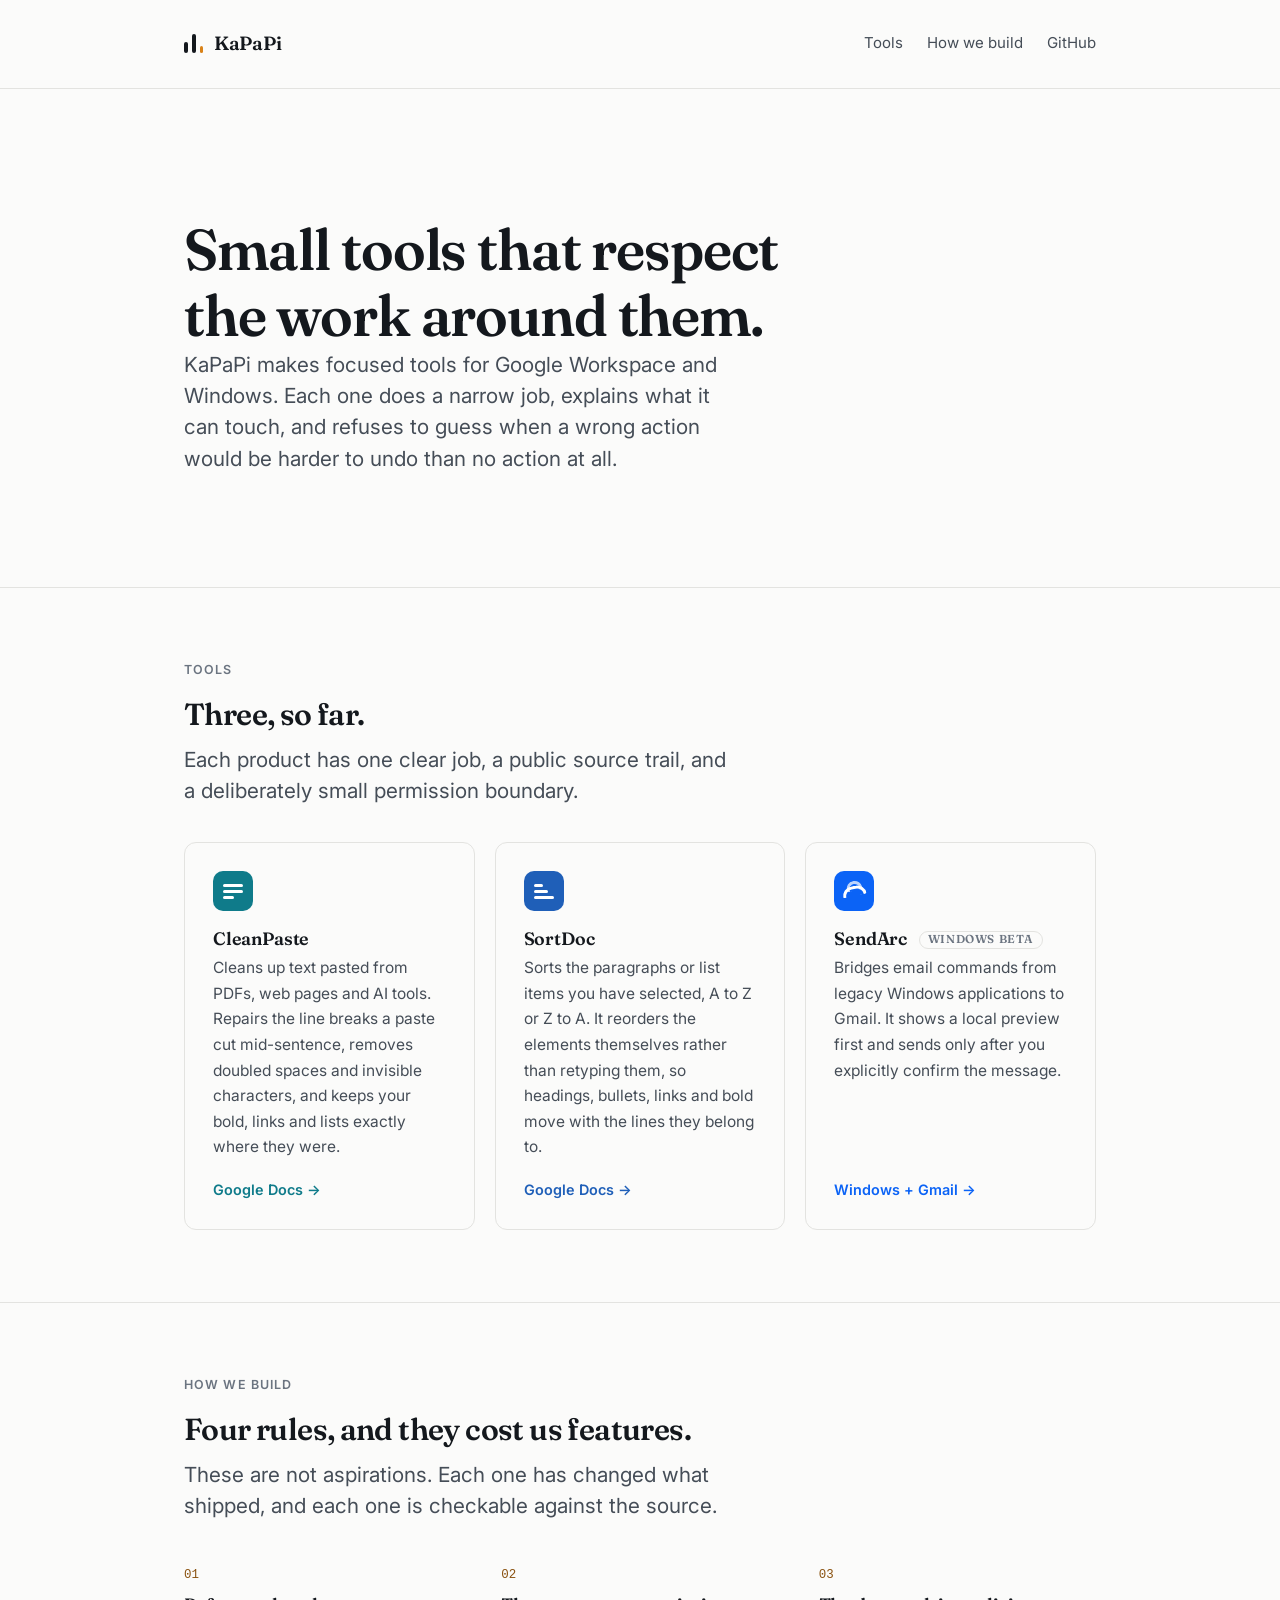
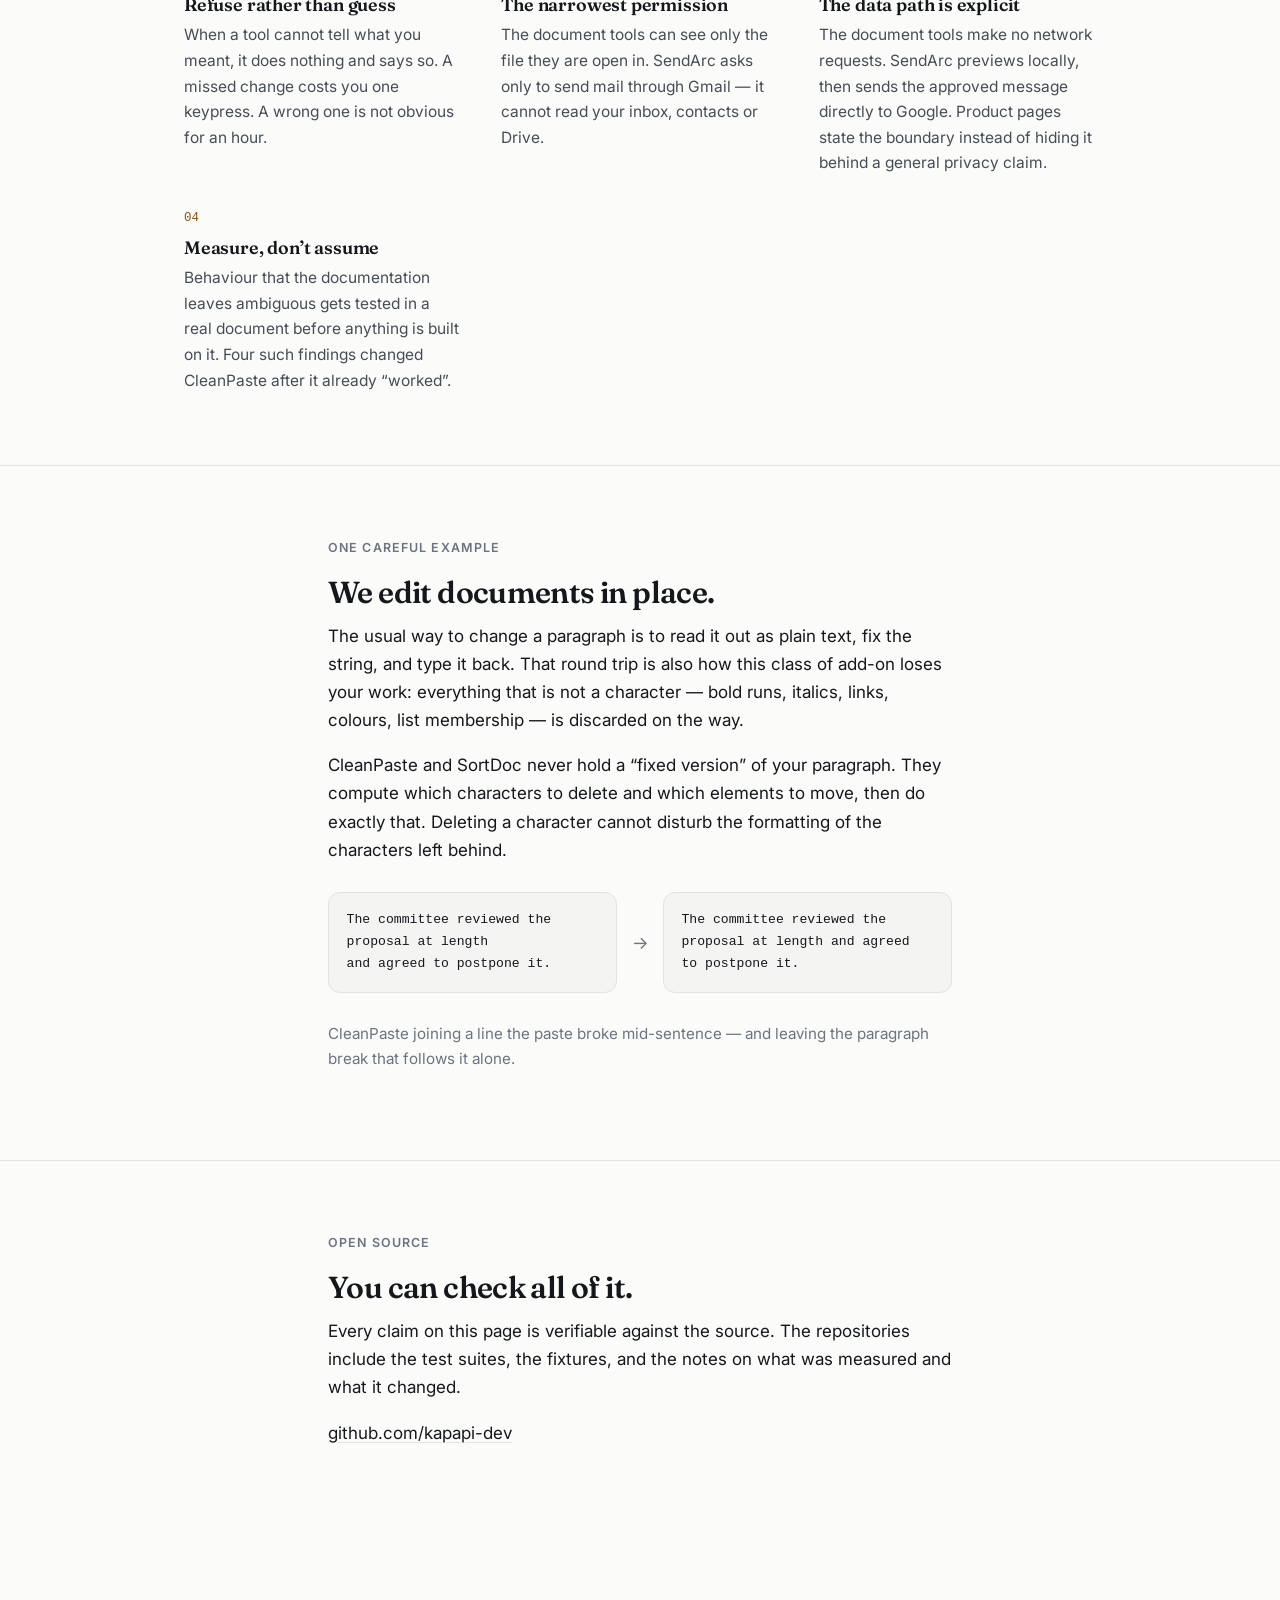
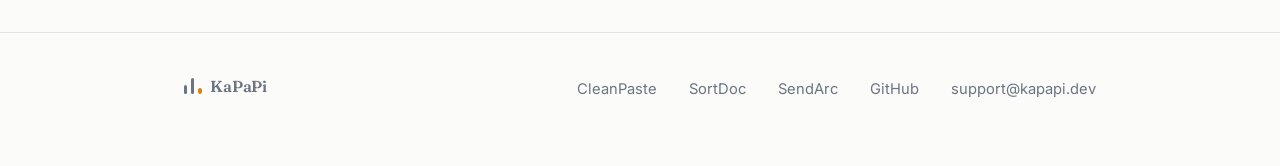
<file: index.html>
<!DOCTYPE html>
<html lang="en">
<head>
<meta charset="utf-8">
<meta name="viewport" content="width=device-width, initial-scale=1">
<title>KaPaPi — small, careful tools for everyday work</title>
<meta name="description" content="KaPaPi builds focused tools for Google Workspace and Windows. Each product does one job carefully, asks for the narrowest permission it needs, and makes its data boundary explicit.">
<link rel="canonical" href="https://kapapi.dev/">

<meta property="og:type" content="website">
<meta property="og:url" content="https://kapapi.dev/">
<meta property="og:title" content="KaPaPi — small, careful tools for everyday work">
<meta property="og:description" content="Focused tools for Google Workspace and Windows, built with narrow permissions and explicit data boundaries.">

<link rel="icon" href="data:image/svg+xml,%3Csvg xmlns='http://www.w3.org/2000/svg' viewBox='0 0 32 32'%3E%3Crect width='32' height='32' rx='7' fill='%2314181d'/%3E%3Crect x='7' y='13' width='4' height='12' rx='2' fill='%23fbfbfa'/%3E%3Crect x='14' y='7' width='4' height='18' rx='2' fill='%23fbfbfa'/%3E%3Crect x='21' y='17' width='4' height='8' rx='2' fill='%23d98218'/%3E%3C/svg%3E">

<link rel="preconnect" href="https://fonts.googleapis.com">
<link rel="preconnect" href="https://fonts.gstatic.com" crossorigin>
<link href="https://fonts.googleapis.com/css2?family=Fraunces:opsz,wght@9..144,500;9..144,600&family=Inter:wght@400;500;600&display=swap" rel="stylesheet">
<link rel="stylesheet" href="/assets/kapapi.css">
</head>
<body>

<header class="site-head">
  <div class="wrap">
    <a class="wordmark" href="/">
      <span class="mark" aria-hidden="true"><span></span><span></span><span></span></span>
      KaPaPi
    </a>
    <nav class="site-nav">
      <a href="#tools">Tools</a>
      <a href="#how">How we build</a>
      <a href="https://github.com/kapapi-dev">GitHub</a>
    </nav>
  </div>
</header>

<main>

  <section class="hero">
    <div class="wrap">
      <h1>Small tools that respect<br> the work around them.</h1>
      <p class="lead">
        KaPaPi makes focused tools for Google Workspace and Windows. Each one does
        a narrow job, explains what it can touch, and refuses to guess when a wrong
        action would be harder to undo than no action at all.
      </p>
    </div>
  </section>

  <section id="tools">
    <div class="wrap">
      <p class="eyebrow">Tools</p>
      <h2>Three, so far.</h2>
      <p class="lead" style="margin-bottom:2.25rem">
        Each product has one clear job, a public source trail, and a deliberately small permission boundary.
      </p>

      <div class="products">

        <a class="product cleanpaste" href="/cleanpaste/">
          <span class="icon" aria-hidden="true">
            <span class="bars"><i style="width:100%"></i><i style="width:100%"></i><i style="width:55%"></i></span>
          </span>
          <h3>CleanPaste</h3>
          <p class="what">
            Cleans up text pasted from PDFs, web pages and AI tools. Repairs the line breaks
            a paste cut mid-sentence, removes doubled spaces and invisible characters, and
            keeps your bold, links and lists exactly where they were.
          </p>
          <span class="go">Google Docs &rarr;</span>
        </a>

        <a class="product sortdoc" href="/sortdoc/">
          <span class="icon" aria-hidden="true">
            <span class="bars"><i style="width:45%"></i><i style="width:70%"></i><i style="width:100%"></i></span>
          </span>
          <h3>SortDoc</h3>
          <p class="what">
            Sorts the paragraphs or list items you have selected, A&nbsp;to&nbsp;Z or Z&nbsp;to&nbsp;A.
            It reorders the elements themselves rather than retyping them, so headings,
            bullets, links and bold move with the lines they belong to.
          </p>
          <span class="go">Google Docs &rarr;</span>
        </a>

        <a class="product sendarc" href="/sendarc/">
          <span class="icon" aria-hidden="true">
            <span class="arc-mark"><i></i><i></i></span>
          </span>
          <h3>SendArc <span class="tag">Windows beta</span></h3>
          <p class="what">
            Bridges email commands from legacy Windows applications to Gmail. It shows
            a local preview first and sends only after you explicitly confirm the message.
          </p>
          <span class="go">Windows + Gmail &rarr;</span>
        </a>

      </div>
    </div>
  </section>

  <section id="how">
    <div class="wrap">
      <p class="eyebrow">How we build</p>
      <h2>Four rules, and they cost us features.</h2>
      <p class="lead" style="margin-bottom:2.75rem">
        These are not aspirations. Each one has changed what shipped, and each one is
        checkable against the source.
      </p>

      <div class="principles">

        <div class="principle">
          <span class="n">01</span>
          <h3>Refuse rather than guess</h3>
          <p>
            When a tool cannot tell what you meant, it does nothing and says so. A missed
            change costs you one keypress. A wrong one is not obvious for an hour.
          </p>
        </div>

        <div class="principle">
          <span class="n">02</span>
          <h3>The narrowest permission</h3>
          <p>
            The document tools can see only the file they are open in. SendArc asks only
            to send mail through Gmail — it cannot read your inbox, contacts or Drive.
          </p>
        </div>

        <div class="principle">
          <span class="n">03</span>
          <h3>The data path is explicit</h3>
          <p>
            The document tools make no network requests. SendArc previews locally, then
            sends the approved message directly to Google. Product pages state the boundary
            instead of hiding it behind a general privacy claim.
          </p>
        </div>

        <div class="principle">
          <span class="n">04</span>
          <h3>Measure, don&rsquo;t assume</h3>
          <p>
            Behaviour that the documentation leaves ambiguous gets tested in a real
            document before anything is built on it. Four such findings changed CleanPaste
            after it already &ldquo;worked&rdquo;.
          </p>
        </div>

      </div>
    </div>
  </section>

  <section>
    <div class="wrap wrap-narrow">
      <p class="eyebrow">One careful example</p>
      <h2>We edit documents in place.</h2>
      <p>
        The usual way to change a paragraph is to read it out as plain text, fix the string,
        and type it back. That round trip is also how this class of add-on loses your work:
        everything that is not a character &mdash; bold runs, italics, links, colours, list
        membership &mdash; is discarded on the way.
      </p>
      <p>
        CleanPaste and SortDoc never hold a &ldquo;fixed version&rdquo; of your paragraph. They compute
        which characters to delete and which elements to move, then do exactly that. Deleting
        a character cannot disturb the formatting of the characters left behind.
      </p>

      <div class="demo">
        <pre>The committee reviewed the
proposal at length
and agreed to postpone it.</pre>
        <span class="arrow" aria-hidden="true">&rarr;</span>
        <pre>The committee reviewed the
proposal at length and agreed
to postpone it.</pre>
      </div>

      <p style="color:var(--ink-muted);font-size:0.95rem">
        CleanPaste joining a line the paste broke mid-sentence &mdash; and leaving the
        paragraph break that follows it alone.
      </p>
    </div>
  </section>

  <section>
    <div class="wrap wrap-narrow">
      <p class="eyebrow">Open source</p>
      <h2>You can check all of it.</h2>
      <p>
        Every claim on this page is verifiable against the source. The repositories include
        the test suites, the fixtures, and the notes on what was measured and what it changed.
      </p>
      <p>
        <a href="https://github.com/kapapi-dev">github.com/kapapi-dev</a>
      </p>
    </div>
  </section>

</main>

<footer class="site-foot">
  <div class="wrap">
    <span class="wordmark" style="font-size:1rem">
      <span class="mark" aria-hidden="true"><span></span><span></span><span></span></span>
      KaPaPi
    </span>
    <span class="spacer"></span>
    <a href="/cleanpaste/">CleanPaste</a>
    <a href="/sortdoc/">SortDoc</a>
    <a href="/sendarc/">SendArc</a>
    <a href="https://github.com/kapapi-dev">GitHub</a>
    <a href="mailto:support@kapapi.dev">support@kapapi.dev</a>
  </div>
</footer>

</body>
</html>
</file>
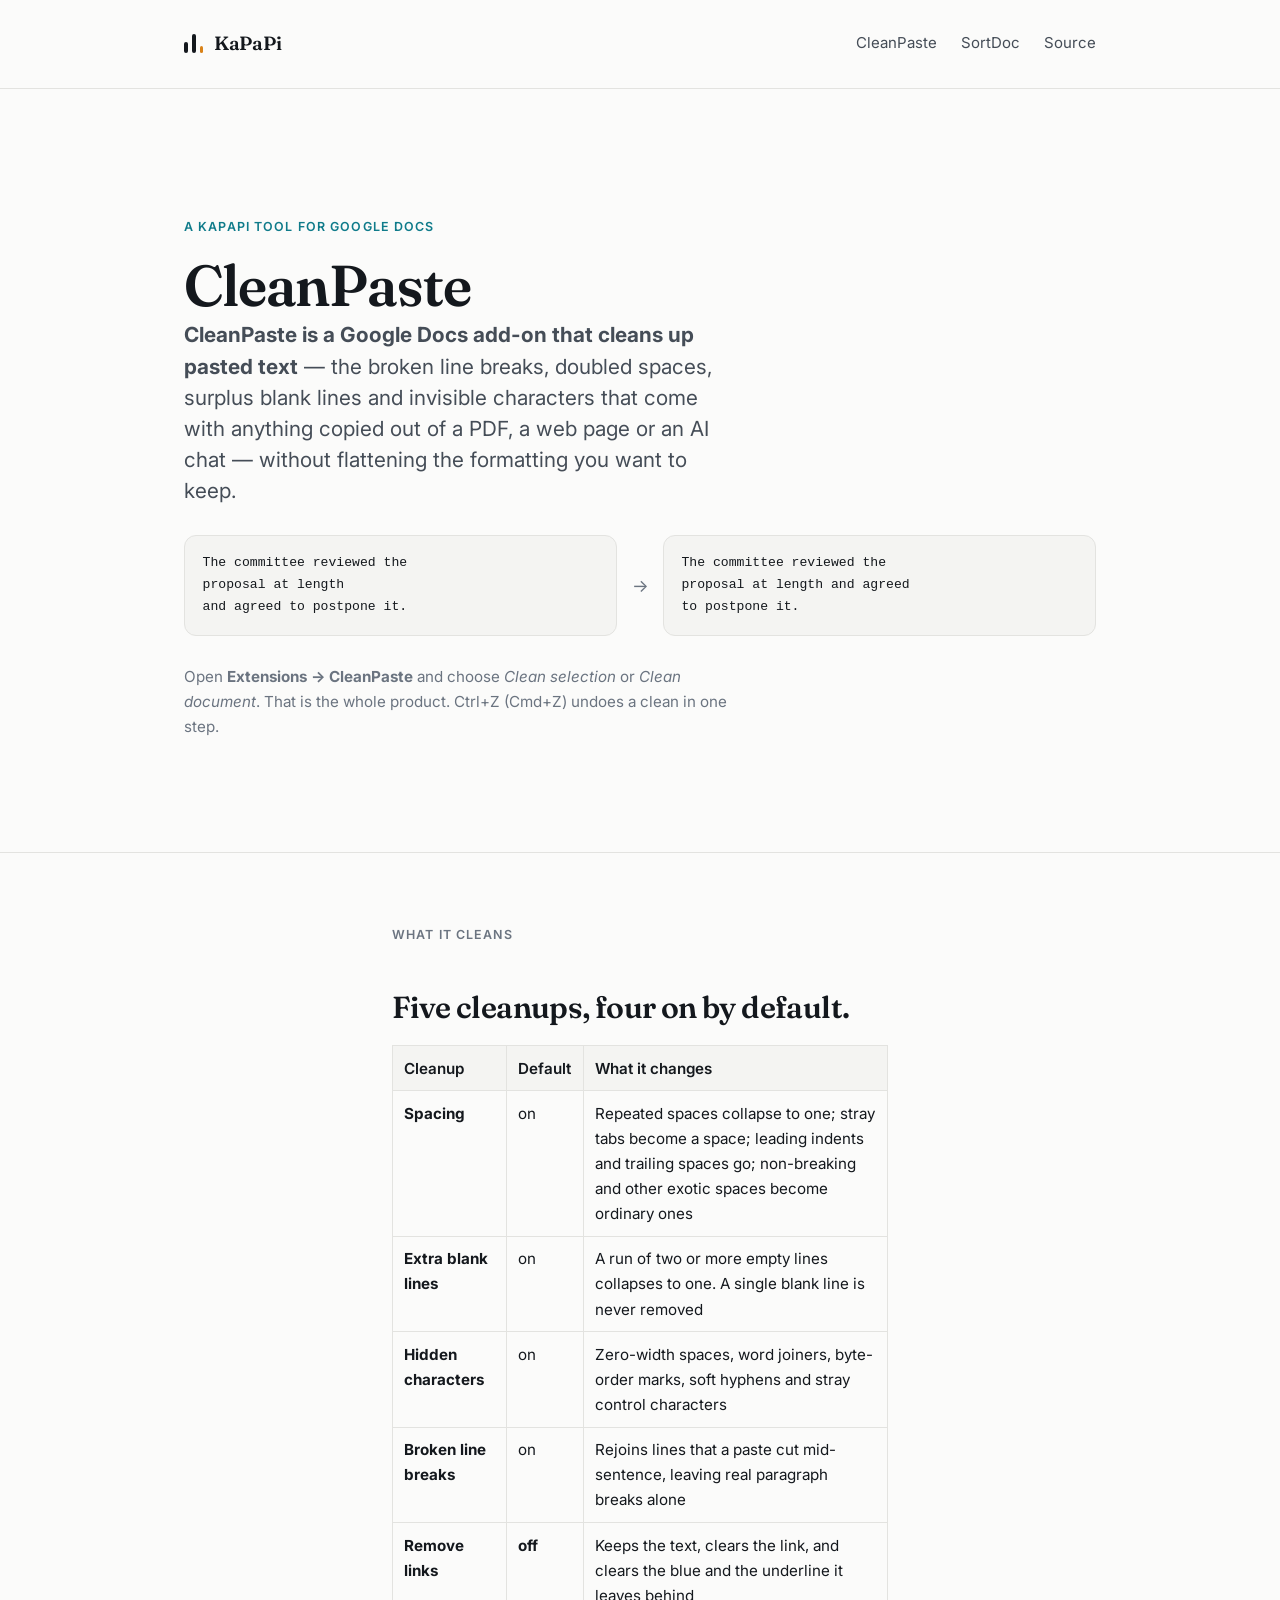
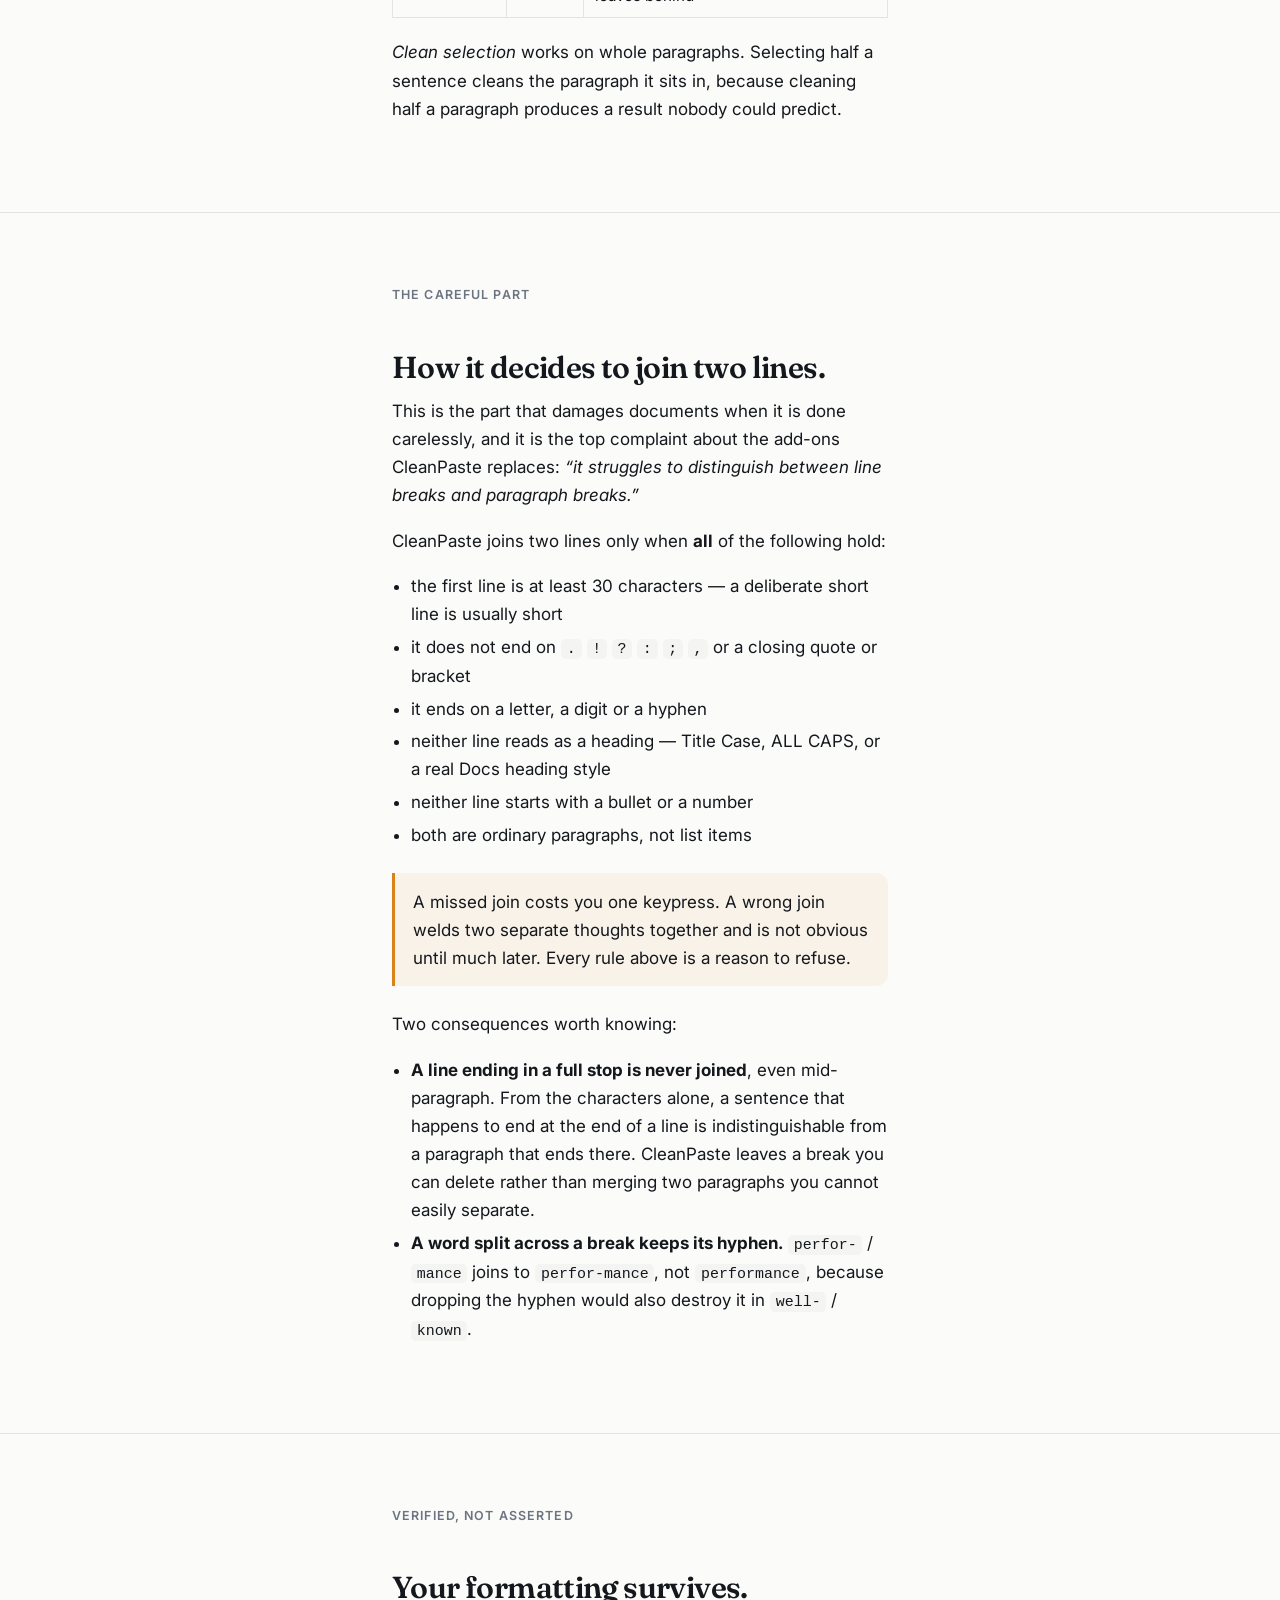
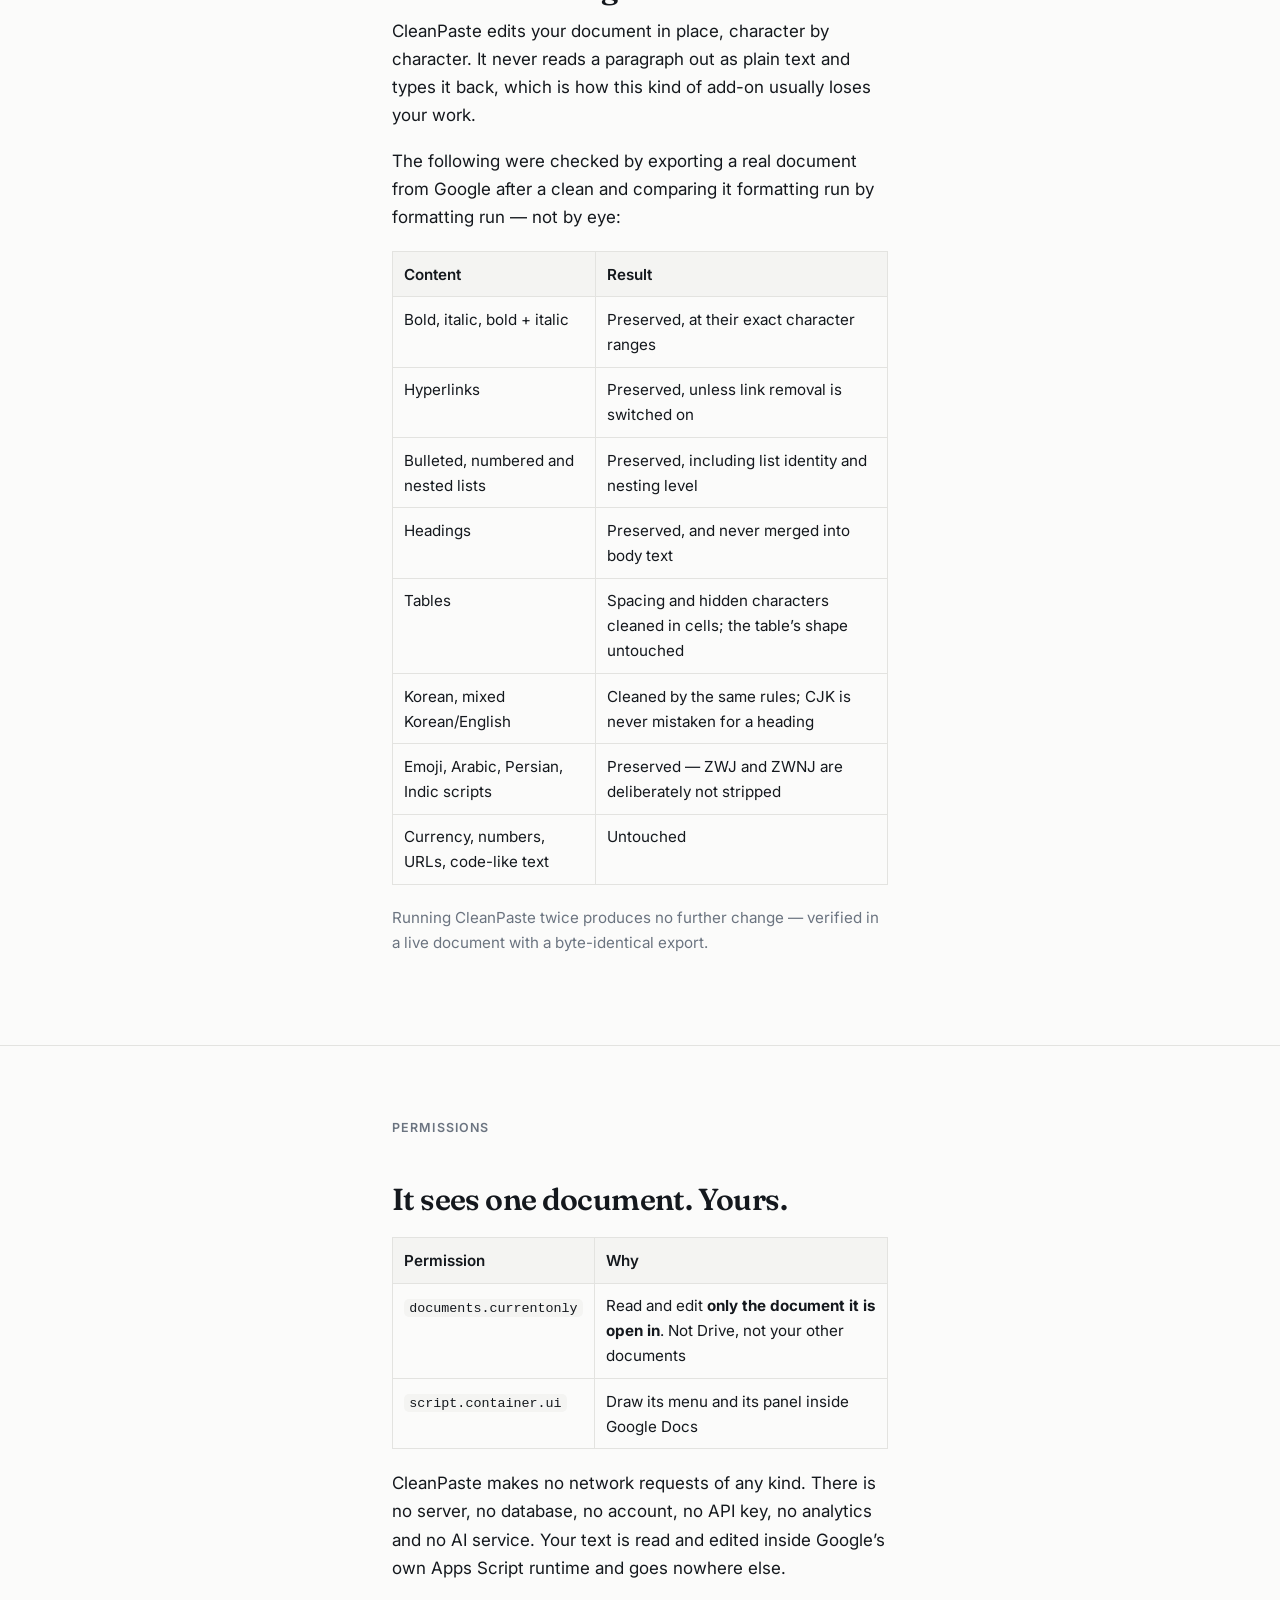
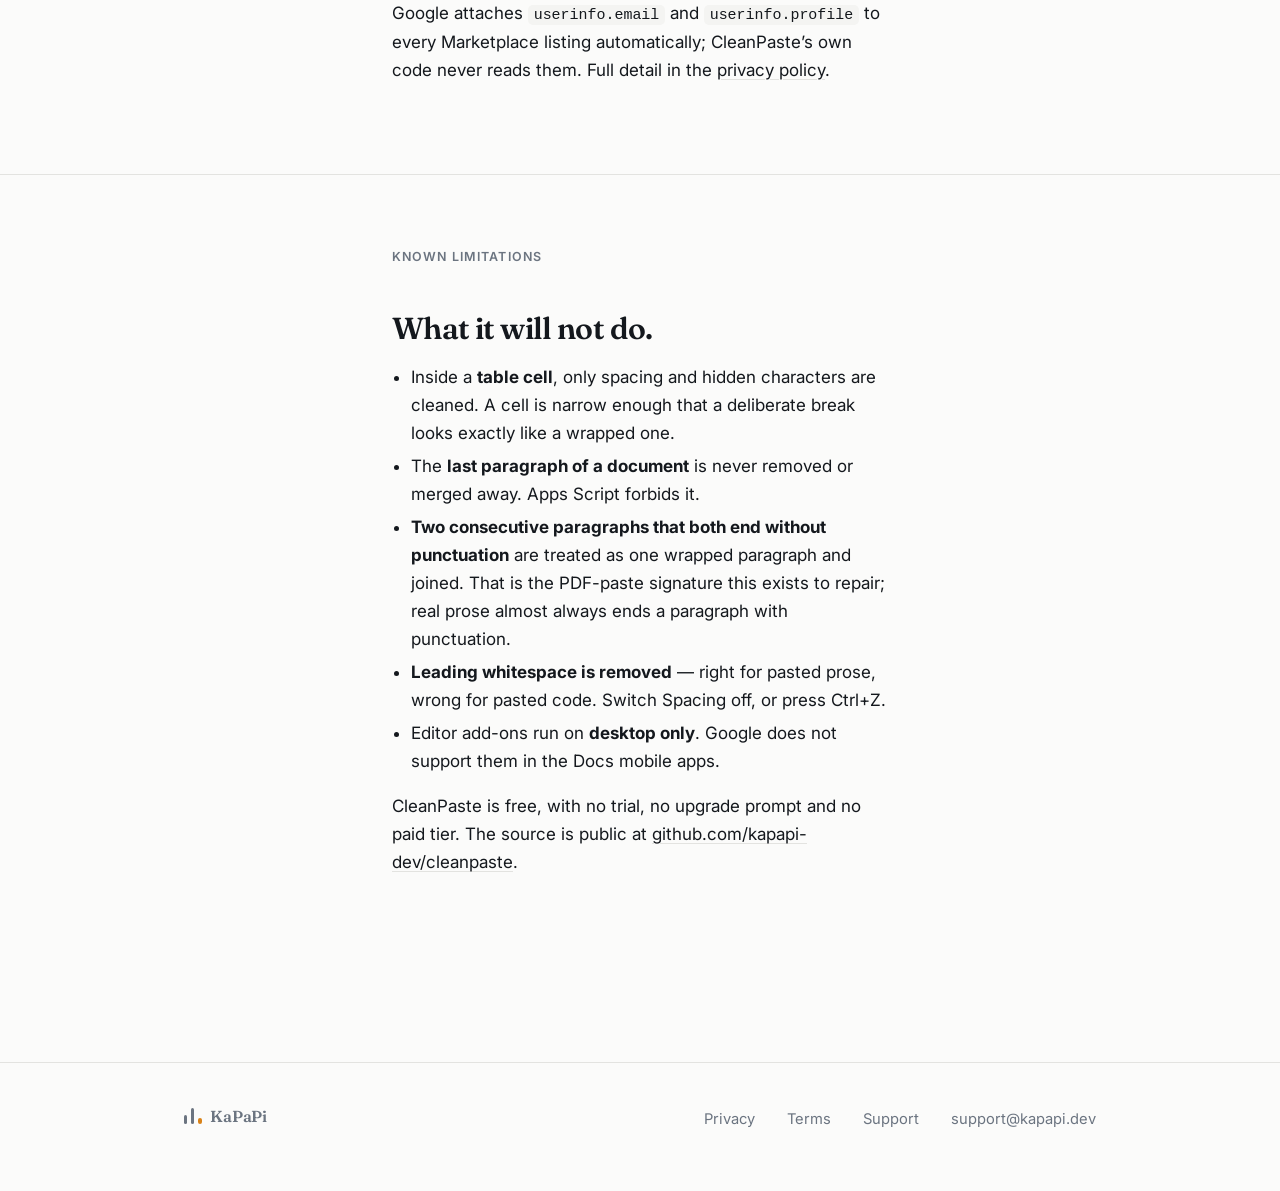
<file: cleanpaste/index.html>
<!DOCTYPE html>
<html lang="en">
<head>
<meta charset="utf-8">
<meta name="viewport" content="width=device-width, initial-scale=1">
<title>CleanPaste — Google Docs add-on that cleans up pasted text | KaPaPi</title>
<meta name="description" content="CleanPaste is a Google Docs add-on that cleans up text pasted from PDFs, web pages and AI tools: broken line breaks, extra spaces, blank lines and hidden characters, without losing your formatting.">
<link rel="canonical" href="https://kapapi.dev/cleanpaste/">
<link rel="icon" href="data:image/svg+xml,%3Csvg xmlns='http://www.w3.org/2000/svg' viewBox='0 0 32 32'%3E%3Crect width='32' height='32' rx='7' fill='%230f7b8a'/%3E%3Crect x='7' y='8' width='18' height='3' rx='1.5' fill='%23fff'/%3E%3Crect x='7' y='14' width='18' height='3' rx='1.5' fill='%23fff'/%3E%3Crect x='7' y='20' width='6' height='3' rx='1.5' fill='%23fff'/%3E%3Crect x='16' y='20' width='9' height='3' rx='1.5' fill='%23d98218'/%3E%3C/svg%3E">
<link rel="preconnect" href="https://fonts.googleapis.com">
<link rel="preconnect" href="https://fonts.gstatic.com" crossorigin>
<link href="https://fonts.googleapis.com/css2?family=Fraunces:opsz,wght@9..144,500;9..144,600&family=Inter:wght@400;500;600&display=swap" rel="stylesheet">
<link rel="stylesheet" href="/assets/kapapi.css">
</head>
<body>

<header class="site-head">
  <div class="wrap">
    <a class="wordmark" href="/">
      <span class="mark" aria-hidden="true"><span></span><span></span><span></span></span>
      KaPaPi
    </a>
    <nav class="site-nav">
      <a href="/cleanpaste/">CleanPaste</a>
      <a href="/sortdoc/">SortDoc</a>
      <a href="https://github.com/kapapi-dev/cleanpaste">Source</a>
    </nav>
  </div>
</header>

<main>

  <section class="hero">
    <div class="wrap">
      <p class="eyebrow" style="color:var(--cleanpaste)">A KaPaPi tool for Google Docs</p>
      <h1>CleanPaste</h1>
      <p class="lead">
        <strong>CleanPaste is a Google Docs add-on that cleans up pasted text</strong> — the
        broken line breaks, doubled spaces, surplus blank lines and invisible characters that
        come with anything copied out of a PDF, a web page or an AI chat — without flattening
        the formatting you want to keep.
      </p>

      <div class="demo">
        <pre>The committee reviewed the
proposal at length
and agreed to postpone it.</pre>
        <span class="arrow" aria-hidden="true">&rarr;</span>
        <pre>The committee reviewed the
proposal at length and agreed
to postpone it.</pre>
      </div>

      <p style="color:var(--ink-muted);font-size:0.95rem;max-width:34rem">
        Open <strong>Extensions &rarr; CleanPaste</strong> and choose <em>Clean selection</em>
        or <em>Clean document</em>. That is the whole product. Ctrl+Z (Cmd+Z) undoes a clean
        in one step.
      </p>
    </div>
  </section>

  <section>
    <div class="wrap wrap-narrow prose">
      <p class="eyebrow">What it cleans</p>
      <h2>Five cleanups, four on by default.</h2>

      <table>
        <tr><th>Cleanup</th><th>Default</th><th>What it changes</th></tr>
        <tr><td><strong>Spacing</strong></td><td>on</td><td>Repeated spaces collapse to one; stray tabs become a space; leading indents and trailing spaces go; non-breaking and other exotic spaces become ordinary ones</td></tr>
        <tr><td><strong>Extra blank lines</strong></td><td>on</td><td>A run of two or more empty lines collapses to one. A single blank line is never removed</td></tr>
        <tr><td><strong>Hidden characters</strong></td><td>on</td><td>Zero-width spaces, word joiners, byte-order marks, soft hyphens and stray control characters</td></tr>
        <tr><td><strong>Broken line breaks</strong></td><td>on</td><td>Rejoins lines that a paste cut mid-sentence, leaving real paragraph breaks alone</td></tr>
        <tr><td><strong>Remove links</strong></td><td><strong>off</strong></td><td>Keeps the text, clears the link, and clears the blue and the underline it leaves behind</td></tr>
      </table>

      <p>
        <em>Clean selection</em> works on whole paragraphs. Selecting half a sentence cleans the
        paragraph it sits in, because cleaning half a paragraph produces a result nobody could predict.
      </p>
    </div>
  </section>

  <section>
    <div class="wrap wrap-narrow prose">
      <p class="eyebrow">The careful part</p>
      <h2>How it decides to join two lines.</h2>
      <p>
        This is the part that damages documents when it is done carelessly, and it is the top
        complaint about the add-ons CleanPaste replaces: <em>&ldquo;it struggles to distinguish
        between line breaks and paragraph breaks.&rdquo;</em>
      </p>
      <p>CleanPaste joins two lines only when <strong>all</strong> of the following hold:</p>
      <ul>
        <li>the first line is at least 30 characters &mdash; a deliberate short line is usually short</li>
        <li>it does not end on <code>.</code> <code>!</code> <code>?</code> <code>:</code> <code>;</code> <code>,</code> or a closing quote or bracket</li>
        <li>it ends on a letter, a digit or a hyphen</li>
        <li>neither line reads as a heading &mdash; Title Case, ALL CAPS, or a real Docs heading style</li>
        <li>neither line starts with a bullet or a number</li>
        <li>both are ordinary paragraphs, not list items</li>
      </ul>

      <div class="note">
        <p>
          A missed join costs you one keypress. A wrong join welds two separate thoughts together
          and is not obvious until much later. Every rule above is a reason to refuse.
        </p>
      </div>

      <p>Two consequences worth knowing:</p>
      <ul>
        <li><strong>A line ending in a full stop is never joined</strong>, even mid-paragraph. From
        the characters alone, a sentence that happens to end at the end of a line is
        indistinguishable from a paragraph that ends there. CleanPaste leaves a break you can
        delete rather than merging two paragraphs you cannot easily separate.</li>
        <li><strong>A word split across a break keeps its hyphen.</strong> <code>perfor-</code> /
        <code>mance</code> joins to <code>perfor-mance</code>, not <code>performance</code>, because
        dropping the hyphen would also destroy it in <code>well-</code> / <code>known</code>.</li>
      </ul>
    </div>
  </section>

  <section>
    <div class="wrap wrap-narrow prose">
      <p class="eyebrow">Verified, not asserted</p>
      <h2>Your formatting survives.</h2>
      <p>
        CleanPaste edits your document in place, character by character. It never reads a paragraph
        out as plain text and types it back, which is how this kind of add-on usually loses your work.
      </p>
      <p>
        The following were checked by exporting a real document from Google after a clean and
        comparing it formatting run by formatting run &mdash; not by eye:
      </p>
      <table>
        <tr><th>Content</th><th>Result</th></tr>
        <tr><td>Bold, italic, bold + italic</td><td>Preserved, at their exact character ranges</td></tr>
        <tr><td>Hyperlinks</td><td>Preserved, unless link removal is switched on</td></tr>
        <tr><td>Bulleted, numbered and nested lists</td><td>Preserved, including list identity and nesting level</td></tr>
        <tr><td>Headings</td><td>Preserved, and never merged into body text</td></tr>
        <tr><td>Tables</td><td>Spacing and hidden characters cleaned in cells; the table&rsquo;s shape untouched</td></tr>
        <tr><td>Korean, mixed Korean/English</td><td>Cleaned by the same rules; CJK is never mistaken for a heading</td></tr>
        <tr><td>Emoji, Arabic, Persian, Indic scripts</td><td>Preserved &mdash; ZWJ and ZWNJ are deliberately not stripped</td></tr>
        <tr><td>Currency, numbers, URLs, code-like text</td><td>Untouched</td></tr>
      </table>
      <p style="font-size:0.95rem;color:var(--ink-muted)">
        Running CleanPaste twice produces no further change &mdash; verified in a live document
        with a byte-identical export.
      </p>
    </div>
  </section>

  <section>
    <div class="wrap wrap-narrow prose">
      <p class="eyebrow">Permissions</p>
      <h2>It sees one document. Yours.</h2>
      <table>
        <tr><th>Permission</th><th>Why</th></tr>
        <tr><td><code>documents.currentonly</code></td><td>Read and edit <strong>only the document it is open in</strong>. Not Drive, not your other documents</td></tr>
        <tr><td><code>script.container.ui</code></td><td>Draw its menu and its panel inside Google Docs</td></tr>
      </table>
      <p>
        CleanPaste makes no network requests of any kind. There is no server, no database, no
        account, no API key, no analytics and no AI service. Your text is read and edited inside
        Google&rsquo;s own Apps Script runtime and goes nowhere else.
      </p>
      <p>
        Google attaches <code>userinfo.email</code> and <code>userinfo.profile</code> to every
        Marketplace listing automatically; CleanPaste&rsquo;s own code never reads them. Full detail
        in the <a href="/cleanpaste/privacy.html">privacy policy</a>.
      </p>
    </div>
  </section>

  <section>
    <div class="wrap wrap-narrow prose">
      <p class="eyebrow">Known limitations</p>
      <h2>What it will not do.</h2>
      <ul>
        <li>Inside a <strong>table cell</strong>, only spacing and hidden characters are cleaned.
        A cell is narrow enough that a deliberate break looks exactly like a wrapped one.</li>
        <li>The <strong>last paragraph of a document</strong> is never removed or merged away.
        Apps Script forbids it.</li>
        <li><strong>Two consecutive paragraphs that both end without punctuation</strong> are
        treated as one wrapped paragraph and joined. That is the PDF-paste signature this exists
        to repair; real prose almost always ends a paragraph with punctuation.</li>
        <li><strong>Leading whitespace is removed</strong> &mdash; right for pasted prose, wrong for
        pasted code. Switch Spacing off, or press Ctrl+Z.</li>
        <li>Editor add-ons run on <strong>desktop only</strong>. Google does not support them in
        the Docs mobile apps.</li>
      </ul>
      <p>
        CleanPaste is free, with no trial, no upgrade prompt and no paid tier. The source is public
        at <a href="https://github.com/kapapi-dev/cleanpaste">github.com/kapapi-dev/cleanpaste</a>.
      </p>
    </div>
  </section>

</main>

<footer class="site-foot">
  <div class="wrap">
    <a class="wordmark" href="/" style="font-size:1rem;text-decoration:none">
      <span class="mark" aria-hidden="true"><span></span><span></span><span></span></span>
      KaPaPi
    </a>
    <span class="spacer"></span>
    <a href="/cleanpaste/privacy.html">Privacy</a>
    <a href="/cleanpaste/terms.html">Terms</a>
    <a href="/cleanpaste/support.html">Support</a>
    <a href="mailto:support@kapapi.dev">support@kapapi.dev</a>
  </div>
</footer>

</body>
</html>
</file>
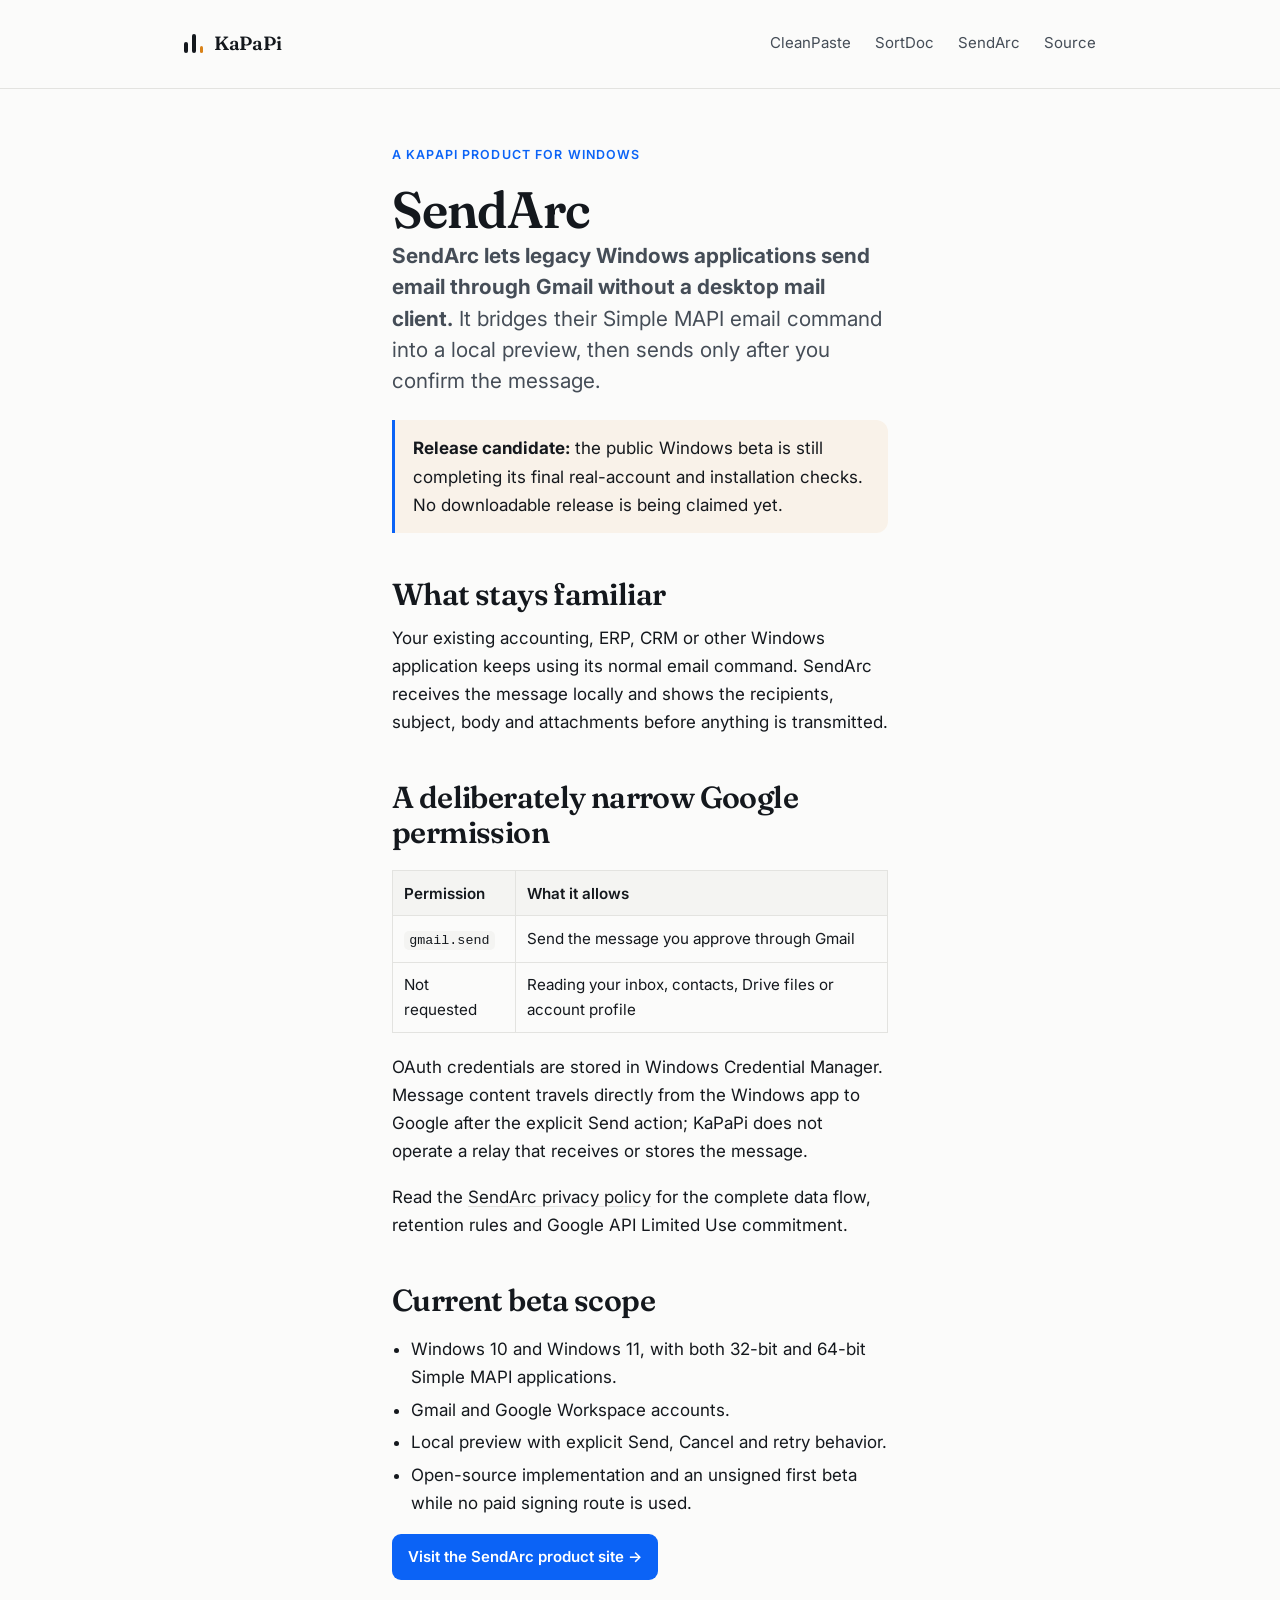
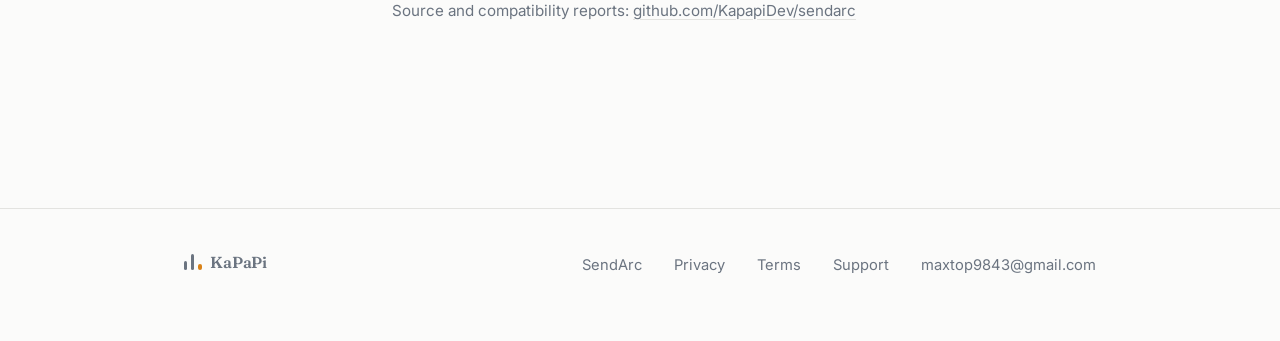
<file: sendarc/index.html>
<!DOCTYPE html>
<html lang="en">
<head>
<meta charset="utf-8">
<meta name="viewport" content="width=device-width, initial-scale=1">
<title>SendArc — legacy Windows email through Gmail | KaPaPi</title>
<meta name="description" content="SendArc bridges Simple MAPI email from legacy Windows applications to Gmail with a local preview and explicit send confirmation.">
<link rel="canonical" href="https://kapapi.dev/sendarc/">
<link rel="icon" href="data:image/svg+xml,%3Csvg xmlns='http://www.w3.org/2000/svg' viewBox='0 0 32 32'%3E%3Crect width='32' height='32' rx='7' fill='%230b63f6'/%3E%3Cpath d='M6 21c2-8 7-12 14-12 3 0 5 1 7 3-7-1-12 2-15 9z' fill='%23fff'/%3E%3Cpath d='M9 23c3-6 8-9 15-8 1 0 2 1 3 1-5 0-9 3-11 7z' fill='%23b9d5ff'/%3E%3C/svg%3E">
<link rel="preconnect" href="https://fonts.googleapis.com">
<link rel="preconnect" href="https://fonts.gstatic.com" crossorigin>
<link href="https://fonts.googleapis.com/css2?family=Fraunces:opsz,wght@9..144,500;9..144,600&family=Inter:wght@400;500;600&display=swap" rel="stylesheet">
<link rel="stylesheet" href="/assets/kapapi.css">
</head>
<body>

<header class="site-head">
  <div class="wrap">
    <a class="wordmark" href="/">
      <span class="mark" aria-hidden="true"><span></span><span></span><span></span></span>
      KaPaPi
    </a>
    <nav class="site-nav">
      <a href="/cleanpaste/">CleanPaste</a>
      <a href="/sortdoc/">SortDoc</a>
      <a href="/sendarc/">SendArc</a>
      <a href="https://github.com/kapapi-dev/sendarc">Source</a>
    </nav>
  </div>
</header>

<main>
<section style="padding-top:3.5rem">
<div class="wrap wrap-narrow prose">

  <p class="eyebrow" style="color:var(--sendarc)">A KaPaPi product for Windows</p>
  <h1 style="font-size:clamp(2.2rem,5.5vw,3.2rem)">SendArc</h1>
  <p class="lead">
    <strong>SendArc lets legacy Windows applications send email through Gmail without a
    desktop mail client.</strong> It bridges their Simple MAPI email command into a local
    preview, then sends only after you confirm the message.
  </p>

  <div class="note" style="border-left-color:var(--sendarc)">
    <p><strong>Release candidate:</strong> the public Windows beta is still completing its
    final real-account and installation checks. No downloadable release is being claimed yet.</p>
  </div>

  <h2>What stays familiar</h2>
  <p>Your existing accounting, ERP, CRM or other Windows application keeps using its normal
  email command. SendArc receives the message locally and shows the recipients, subject, body
  and attachments before anything is transmitted.</p>

  <h2>A deliberately narrow Google permission</h2>
  <table>
    <tr><th>Permission</th><th>What it allows</th></tr>
    <tr><td><code>gmail.send</code></td><td>Send the message you approve through Gmail</td></tr>
    <tr><td>Not requested</td><td>Reading your inbox, contacts, Drive files or account profile</td></tr>
  </table>
  <p>OAuth credentials are stored in Windows Credential Manager. Message content travels directly
  from the Windows app to Google after the explicit Send action; KaPaPi does not operate a relay
  that receives or stores the message.</p>
  <p>Read the <a href="/sendarc/privacy.html">SendArc privacy policy</a> for the complete data flow,
  retention rules and Google API Limited Use commitment.</p>

  <h2>Current beta scope</h2>
  <ul>
    <li>Windows 10 and Windows 11, with both 32-bit and 64-bit Simple MAPI applications.</li>
    <li>Gmail and Google Workspace accounts.</li>
    <li>Local preview with explicit Send, Cancel and retry behavior.</li>
    <li>Open-source implementation and an unsigned first beta while no paid signing route is used.</li>
  </ul>

  <p>
    <a class="button-link" href="https://sendarc.pages.dev/">Visit the SendArc product site &rarr;</a>
  </p>
  <p style="color:var(--ink-muted);font-size:0.95rem">
    Source and compatibility reports:
    <a href="https://github.com/KapapiDev/sendarc">github.com/KapapiDev/sendarc</a>
  </p>

</div>
</section>
</main>

<footer class="site-foot">
  <div class="wrap">
    <a class="wordmark" href="/" style="font-size:1rem;text-decoration:none">
      <span class="mark" aria-hidden="true"><span></span><span></span><span></span></span>
      KaPaPi
    </a>
    <span class="spacer"></span>
    <a href="/sendarc/">SendArc</a>
    <a href="/sendarc/privacy.html">Privacy</a>
    <a href="/sendarc/terms.html">Terms</a>
    <a href="/sendarc/support.html">Support</a>
    <a href="mailto:maxtop9843@gmail.com">maxtop9843@gmail.com</a>
  </div>
</footer>

</body>
</html>
</file>
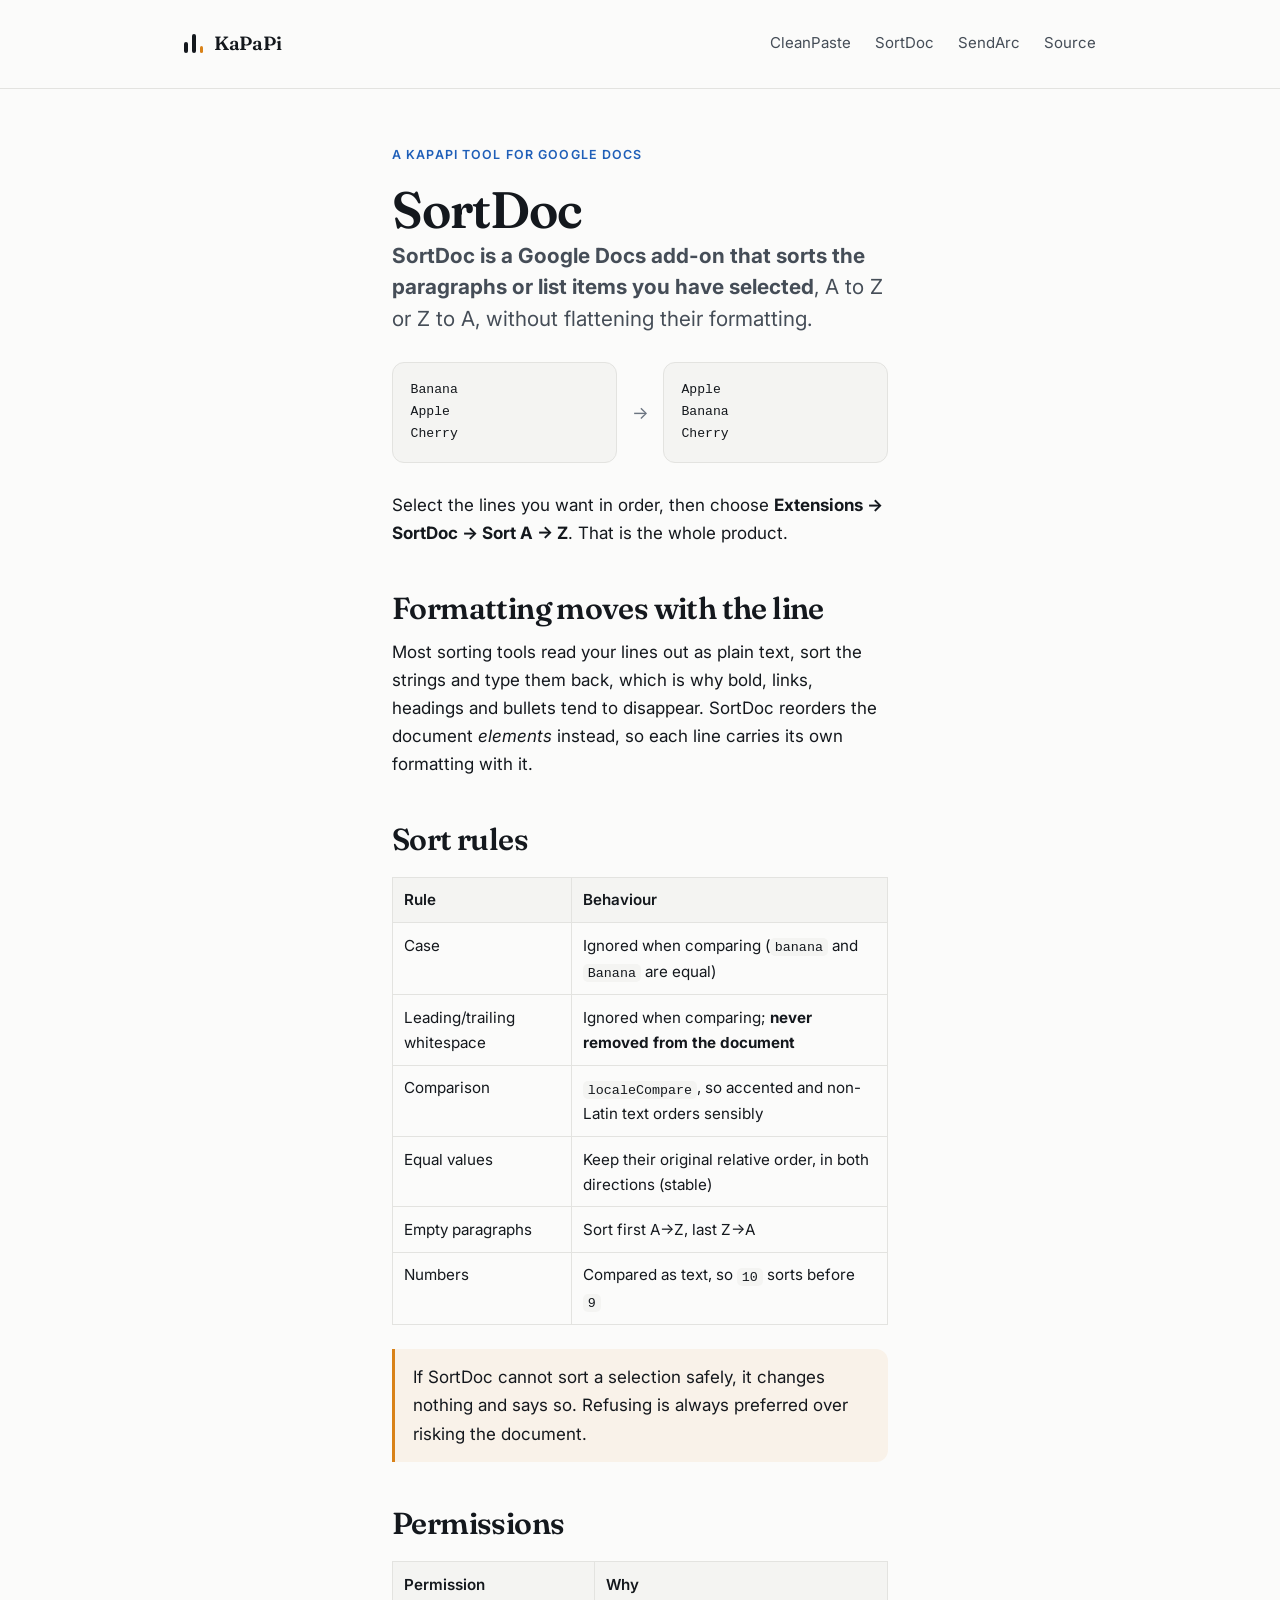
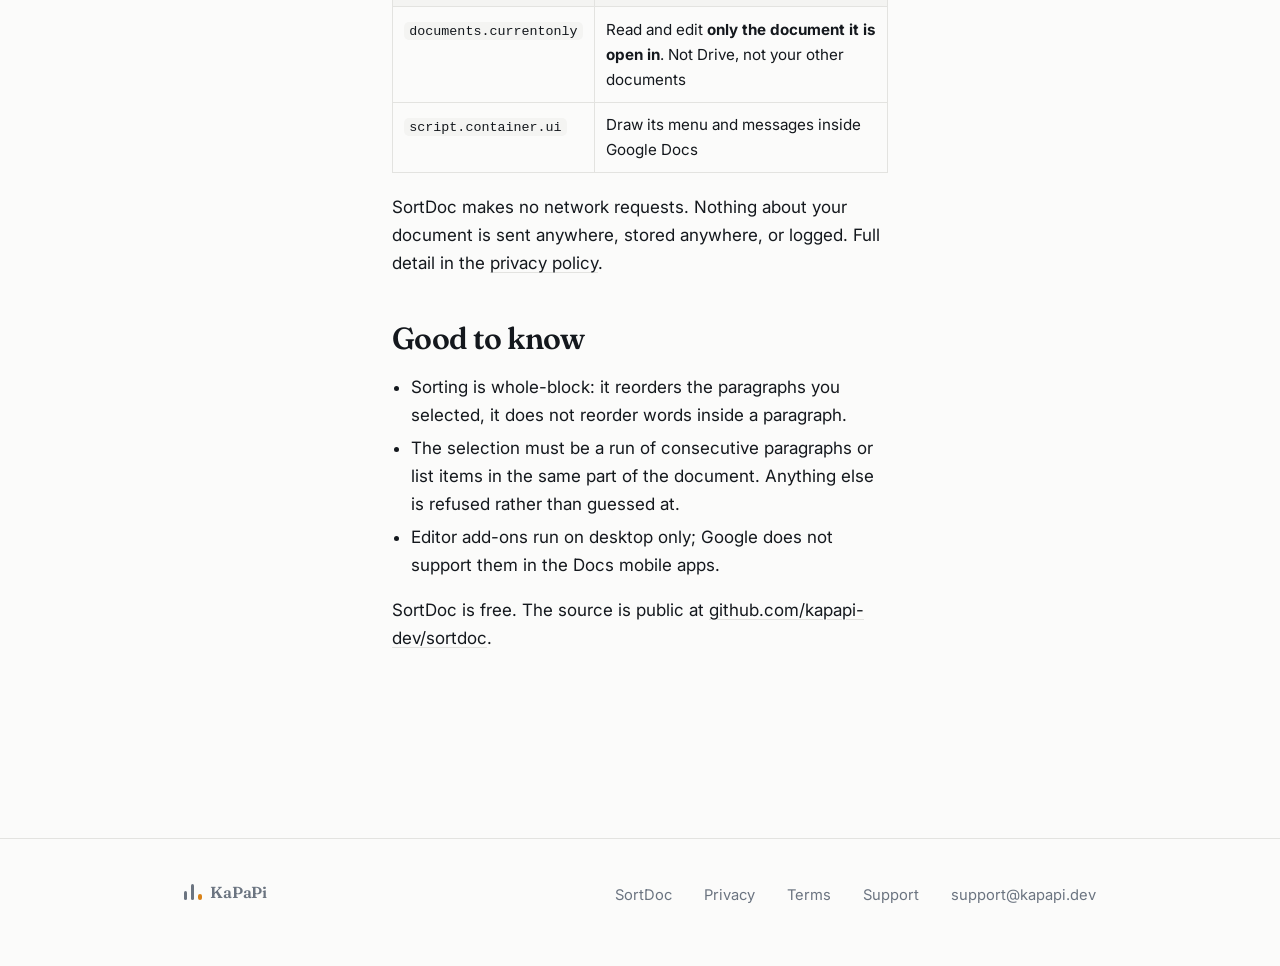
<file: sortdoc/index.html>
<!DOCTYPE html>
<html lang="en">
<head>
<meta charset="utf-8">
<meta name="viewport" content="width=device-width, initial-scale=1">
<title>SortDoc — Google Docs add-on that sorts selected paragraphs | KaPaPi</title>
<meta name="description" content="SortDoc is a Google Docs add-on that sorts the paragraphs or list items you have selected, A-Z or Z-A, without losing their formatting.">
<link rel="canonical" href="https://kapapi.dev/sortdoc/">
<link rel="icon" href="data:image/svg+xml,%3Csvg xmlns='http://www.w3.org/2000/svg' viewBox='0 0 32 32'%3E%3Crect width='32' height='32' rx='7' fill='%231f5fb8'/%3E%3Crect x='7' y='8' width='8' height='3' rx='1.5' fill='%23fff'/%3E%3Crect x='7' y='14' width='13' height='3' rx='1.5' fill='%23fff'/%3E%3Crect x='7' y='20' width='18' height='3' rx='1.5' fill='%23d98218'/%3E%3C/svg%3E">
<link rel="preconnect" href="https://fonts.googleapis.com">
<link rel="preconnect" href="https://fonts.gstatic.com" crossorigin>
<link href="https://fonts.googleapis.com/css2?family=Fraunces:opsz,wght@9..144,500;9..144,600&family=Inter:wght@400;500;600&display=swap" rel="stylesheet">
<link rel="stylesheet" href="/assets/kapapi.css">
</head>
<body>

<header class="site-head">
  <div class="wrap">
    <a class="wordmark" href="/">
      <span class="mark" aria-hidden="true"><span></span><span></span><span></span></span>
      KaPaPi
    </a>
    <nav class="site-nav">
      <a href="/cleanpaste/">CleanPaste</a>
      <a href="/sortdoc/">SortDoc</a>
      <a href="/sendarc/">SendArc</a>
      <a href="https://github.com/kapapi-dev/sortdoc">Source</a>
    </nav>
  </div>
</header>

<main>
<section style="padding-top:3.5rem">
<div class="wrap wrap-narrow prose">

  <p class="eyebrow" style="color:var(--sortdoc)">A KaPaPi tool for Google Docs</p>
  <h1 style="font-size:clamp(2.2rem,5.5vw,3.2rem)">SortDoc</h1>
  <p class="lead">
    <strong>SortDoc is a Google Docs add-on that sorts the paragraphs or list items you have
    selected</strong>, A&nbsp;to&nbsp;Z or Z&nbsp;to&nbsp;A, without flattening their formatting.
  </p>

  <div class="demo">
    <pre>Banana
Apple
Cherry</pre>
    <span class="arrow" aria-hidden="true">&rarr;</span>
    <pre>Apple
Banana
Cherry</pre>
  </div>

  <p>Select the lines you want in order, then choose
  <strong>Extensions &rarr; SortDoc &rarr; Sort A &rarr; Z</strong>. That is the whole product.</p>

  <h2>Formatting moves with the line</h2>
  <p>Most sorting tools read your lines out as plain text, sort the strings and type them back,
  which is why bold, links, headings and bullets tend to disappear. SortDoc reorders the document
  <em>elements</em> instead, so each line carries its own formatting with it.</p>

  <h2>Sort rules</h2>
  <table>
    <tr><th>Rule</th><th>Behaviour</th></tr>
    <tr><td>Case</td><td>Ignored when comparing (<code>banana</code> and <code>Banana</code> are equal)</td></tr>
    <tr><td>Leading/trailing whitespace</td><td>Ignored when comparing; <strong>never removed from the document</strong></td></tr>
    <tr><td>Comparison</td><td><code>localeCompare</code>, so accented and non-Latin text orders sensibly</td></tr>
    <tr><td>Equal values</td><td>Keep their original relative order, in both directions (stable)</td></tr>
    <tr><td>Empty paragraphs</td><td>Sort first A&rarr;Z, last Z&rarr;A</td></tr>
    <tr><td>Numbers</td><td>Compared as text, so <code>10</code> sorts before <code>9</code></td></tr>
  </table>

  <div class="note">
    <p>If SortDoc cannot sort a selection safely, it changes nothing and says so. Refusing is
    always preferred over risking the document.</p>
  </div>

  <h2>Permissions</h2>
  <table>
    <tr><th>Permission</th><th>Why</th></tr>
    <tr><td><code>documents.currentonly</code></td><td>Read and edit <strong>only the document it is open in</strong>. Not Drive, not your other documents</td></tr>
    <tr><td><code>script.container.ui</code></td><td>Draw its menu and messages inside Google Docs</td></tr>
  </table>
  <p>SortDoc makes no network requests. Nothing about your document is sent anywhere, stored
  anywhere, or logged. Full detail in the <a href="/sortdoc/privacy.html">privacy policy</a>.</p>

  <h2>Good to know</h2>
  <ul>
    <li>Sorting is whole-block: it reorders the paragraphs you selected, it does not reorder words
    inside a paragraph.</li>
    <li>The selection must be a run of consecutive paragraphs or list items in the same part of the
    document. Anything else is refused rather than guessed at.</li>
    <li>Editor add-ons run on desktop only; Google does not support them in the Docs mobile apps.</li>
  </ul>
  <p>SortDoc is free. The source is public at
  <a href="https://github.com/kapapi-dev/sortdoc">github.com/kapapi-dev/sortdoc</a>.</p>

</div>
</section>
</main>

<footer class="site-foot">
  <div class="wrap">
    <a class="wordmark" href="/" style="font-size:1rem;text-decoration:none">
      <span class="mark" aria-hidden="true"><span></span><span></span><span></span></span>
      KaPaPi
    </a>
    <span class="spacer"></span>
    <a href="/sortdoc/">SortDoc</a>
    <a href="/sortdoc/privacy.html">Privacy</a>
    <a href="/sortdoc/terms.html">Terms</a>
    <a href="/sortdoc/support.html">Support</a>
    <a href="mailto:support@kapapi.dev">support@kapapi.dev</a>
  </div>
</footer>

</body>
</html>
</file>
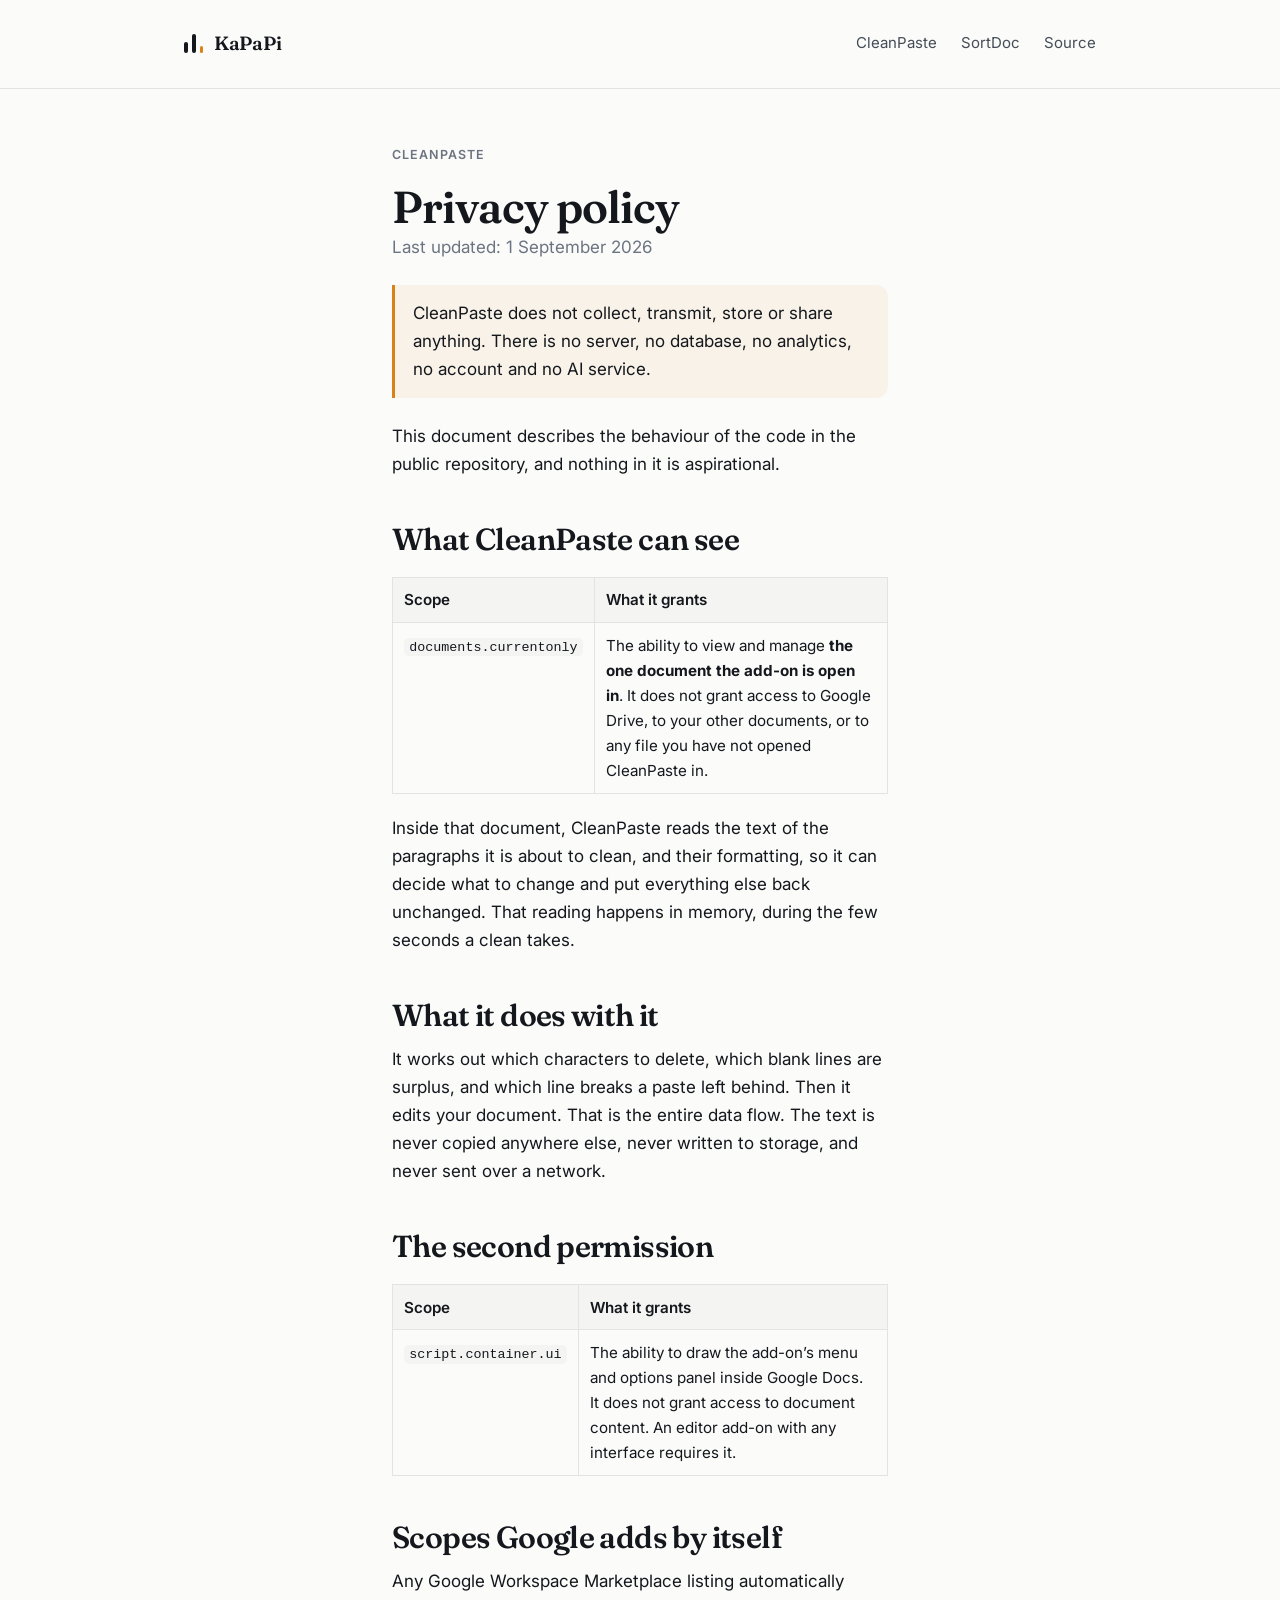
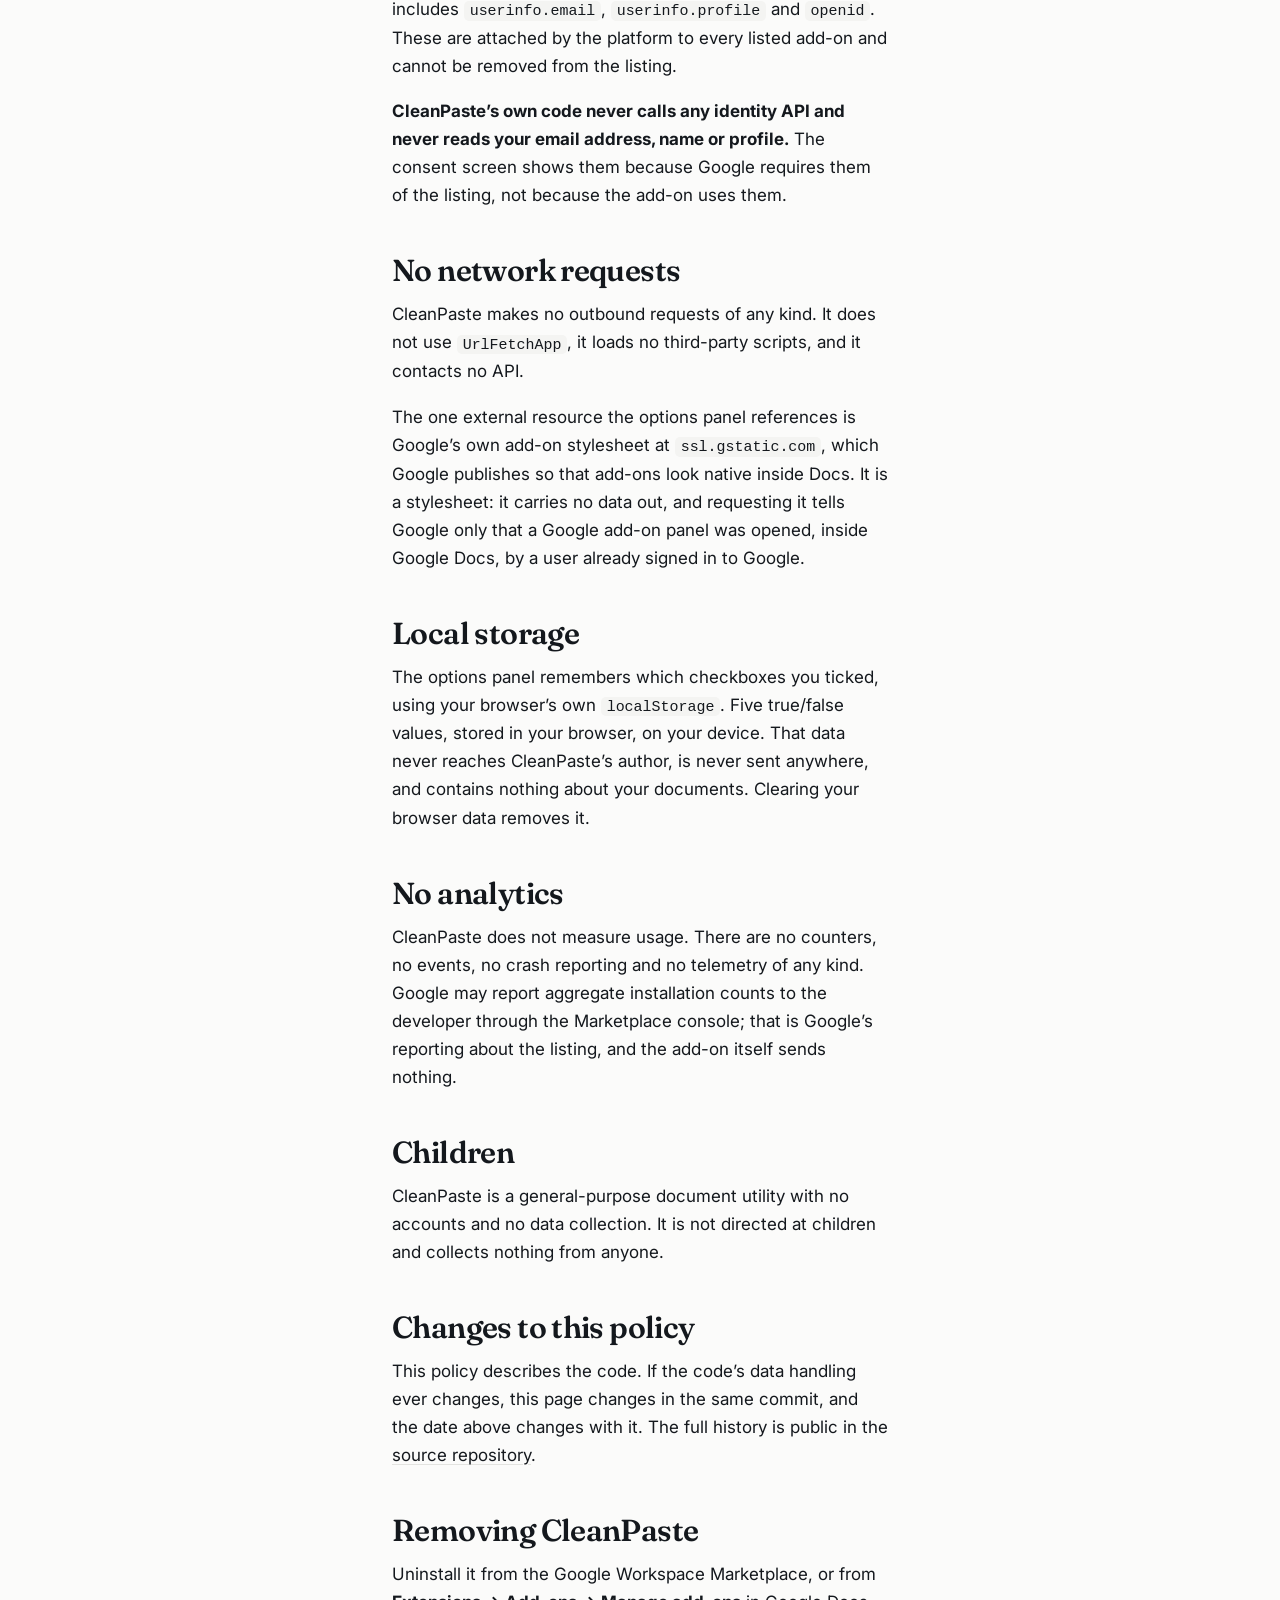
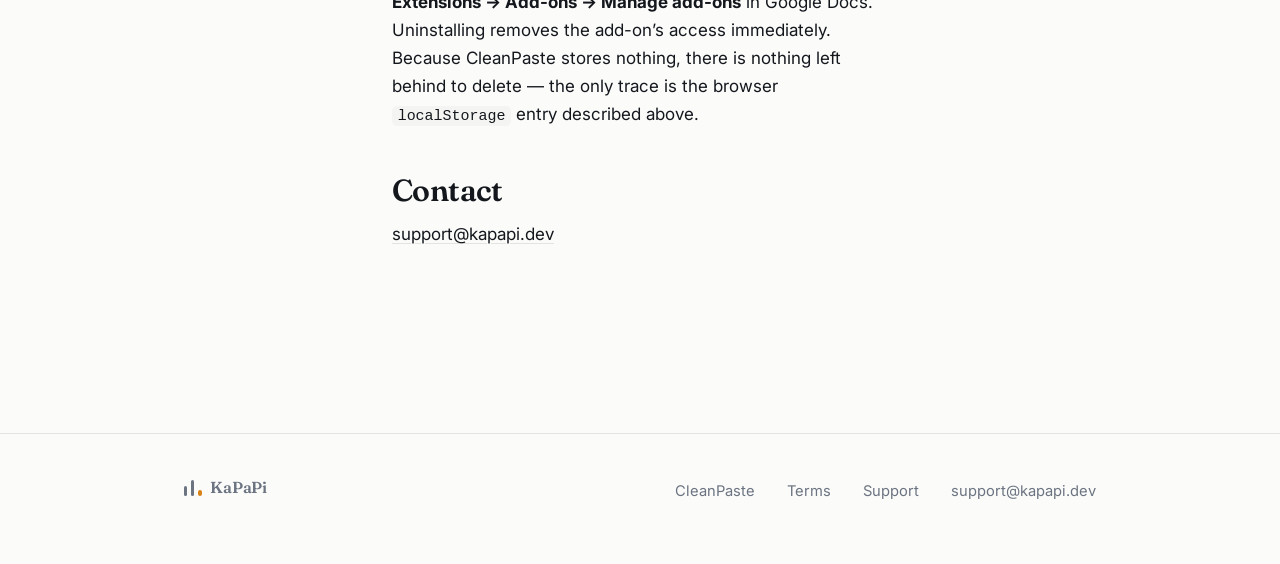
<file: cleanpaste/privacy.html>
<!DOCTYPE html>
<html lang="en">
<head>
<meta charset="utf-8">
<meta name="viewport" content="width=device-width, initial-scale=1">
<title>CleanPaste privacy policy | KaPaPi</title>
<meta name="description" content="CleanPaste collects nothing, transmits nothing and stores nothing. It can only see the Google Doc it is open in.">
<link rel="canonical" href="https://kapapi.dev/cleanpaste/privacy.html">
<link rel="icon" href="data:image/svg+xml,%3Csvg xmlns='http://www.w3.org/2000/svg' viewBox='0 0 32 32'%3E%3Crect width='32' height='32' rx='7' fill='%230f7b8a'/%3E%3Crect x='7' y='8' width='18' height='3' rx='1.5' fill='%23fff'/%3E%3Crect x='7' y='14' width='18' height='3' rx='1.5' fill='%23fff'/%3E%3Crect x='7' y='20' width='6' height='3' rx='1.5' fill='%23fff'/%3E%3Crect x='16' y='20' width='9' height='3' rx='1.5' fill='%23d98218'/%3E%3C/svg%3E">
<link rel="preconnect" href="https://fonts.googleapis.com">
<link rel="preconnect" href="https://fonts.gstatic.com" crossorigin>
<link href="https://fonts.googleapis.com/css2?family=Fraunces:opsz,wght@9..144,500;9..144,600&family=Inter:wght@400;500;600&display=swap" rel="stylesheet">
<link rel="stylesheet" href="/assets/kapapi.css">
</head>
<body>

<header class="site-head">
  <div class="wrap">
    <a class="wordmark" href="/">
      <span class="mark" aria-hidden="true"><span></span><span></span><span></span></span>
      KaPaPi
    </a>
    <nav class="site-nav">
      <a href="/cleanpaste/">CleanPaste</a>
      <a href="/sortdoc/">SortDoc</a>
      <a href="https://github.com/kapapi-dev/cleanpaste">Source</a>
    </nav>
  </div>
</header>

<main>
<section style="padding-top:3.5rem">
<div class="wrap wrap-narrow prose">

  <p class="eyebrow">CleanPaste</p>
  <h1 style="font-size:clamp(2rem,5vw,2.8rem)">Privacy policy</h1>
  <p style="color:var(--ink-muted)">Last updated: 1 September 2026</p>

  <div class="note">
    <p>
      CleanPaste does not collect, transmit, store or share anything. There is no server, no
      database, no analytics, no account and no AI service.
    </p>
  </div>

  <p>
    This document describes the behaviour of the code in the public repository, and nothing in it
    is aspirational.
  </p>

  <h2>What CleanPaste can see</h2>
  <table>
    <tr><th>Scope</th><th>What it grants</th></tr>
    <tr>
      <td><code>documents.currentonly</code></td>
      <td>The ability to view and manage <strong>the one document the add-on is open in</strong>.
      It does not grant access to Google Drive, to your other documents, or to any file you have
      not opened CleanPaste in.</td>
    </tr>
  </table>
  <p>
    Inside that document, CleanPaste reads the text of the paragraphs it is about to clean, and
    their formatting, so it can decide what to change and put everything else back unchanged. That
    reading happens in memory, during the few seconds a clean takes.
  </p>

  <h2>What it does with it</h2>
  <p>
    It works out which characters to delete, which blank lines are surplus, and which line breaks a
    paste left behind. Then it edits your document. That is the entire data flow. The text is never
    copied anywhere else, never written to storage, and never sent over a network.
  </p>

  <h2>The second permission</h2>
  <table>
    <tr><th>Scope</th><th>What it grants</th></tr>
    <tr>
      <td><code>script.container.ui</code></td>
      <td>The ability to draw the add-on&rsquo;s menu and options panel inside Google Docs. It does
      not grant access to document content. An editor add-on with any interface requires it.</td>
    </tr>
  </table>

  <h2>Scopes Google adds by itself</h2>
  <p>
    Any Google Workspace Marketplace listing automatically includes <code>userinfo.email</code>,
    <code>userinfo.profile</code> and <code>openid</code>. These are attached by the platform to
    every listed add-on and cannot be removed from the listing.
  </p>
  <p>
    <strong>CleanPaste&rsquo;s own code never calls any identity API and never reads your email
    address, name or profile.</strong> The consent screen shows them because Google requires them of
    the listing, not because the add-on uses them.
  </p>

  <h2>No network requests</h2>
  <p>
    CleanPaste makes no outbound requests of any kind. It does not use <code>UrlFetchApp</code>, it
    loads no third-party scripts, and it contacts no API.
  </p>
  <p>
    The one external resource the options panel references is Google&rsquo;s own add-on stylesheet
    at <code>ssl.gstatic.com</code>, which Google publishes so that add-ons look native inside Docs.
    It is a stylesheet: it carries no data out, and requesting it tells Google only that a Google
    add-on panel was opened, inside Google Docs, by a user already signed in to Google.
  </p>

  <h2>Local storage</h2>
  <p>
    The options panel remembers which checkboxes you ticked, using your browser&rsquo;s own
    <code>localStorage</code>. Five true/false values, stored in your browser, on your device. That
    data never reaches CleanPaste&rsquo;s author, is never sent anywhere, and contains nothing about
    your documents. Clearing your browser data removes it.
  </p>

  <h2>No analytics</h2>
  <p>
    CleanPaste does not measure usage. There are no counters, no events, no crash reporting and no
    telemetry of any kind. Google may report aggregate installation counts to the developer through
    the Marketplace console; that is Google&rsquo;s reporting about the listing, and the add-on
    itself sends nothing.
  </p>

  <h2>Children</h2>
  <p>
    CleanPaste is a general-purpose document utility with no accounts and no data collection. It is
    not directed at children and collects nothing from anyone.
  </p>

  <h2>Changes to this policy</h2>
  <p>
    This policy describes the code. If the code&rsquo;s data handling ever changes, this page
    changes in the same commit, and the date above changes with it. The full history is public in
    the <a href="https://github.com/kapapi-dev/cleanpaste">source repository</a>.
  </p>

  <h2>Removing CleanPaste</h2>
  <p>
    Uninstall it from the Google Workspace Marketplace, or from <strong>Extensions &rarr; Add-ons
    &rarr; Manage add-ons</strong> in Google Docs. Uninstalling removes the add-on&rsquo;s access
    immediately. Because CleanPaste stores nothing, there is nothing left behind to delete &mdash;
    the only trace is the browser <code>localStorage</code> entry described above.
  </p>

  <h2>Contact</h2>
  <p><a href="mailto:support@kapapi.dev">support@kapapi.dev</a></p>

</div>
</section>
</main>

<footer class="site-foot">
  <div class="wrap">
    <a class="wordmark" href="/" style="font-size:1rem;text-decoration:none">
      <span class="mark" aria-hidden="true"><span></span><span></span><span></span></span>
      KaPaPi
    </a>
    <span class="spacer"></span>
    <a href="/cleanpaste/">CleanPaste</a>
    <a href="/cleanpaste/terms.html">Terms</a>
    <a href="/cleanpaste/support.html">Support</a>
    <a href="mailto:support@kapapi.dev">support@kapapi.dev</a>
  </div>
</footer>

</body>
</html>
</file>
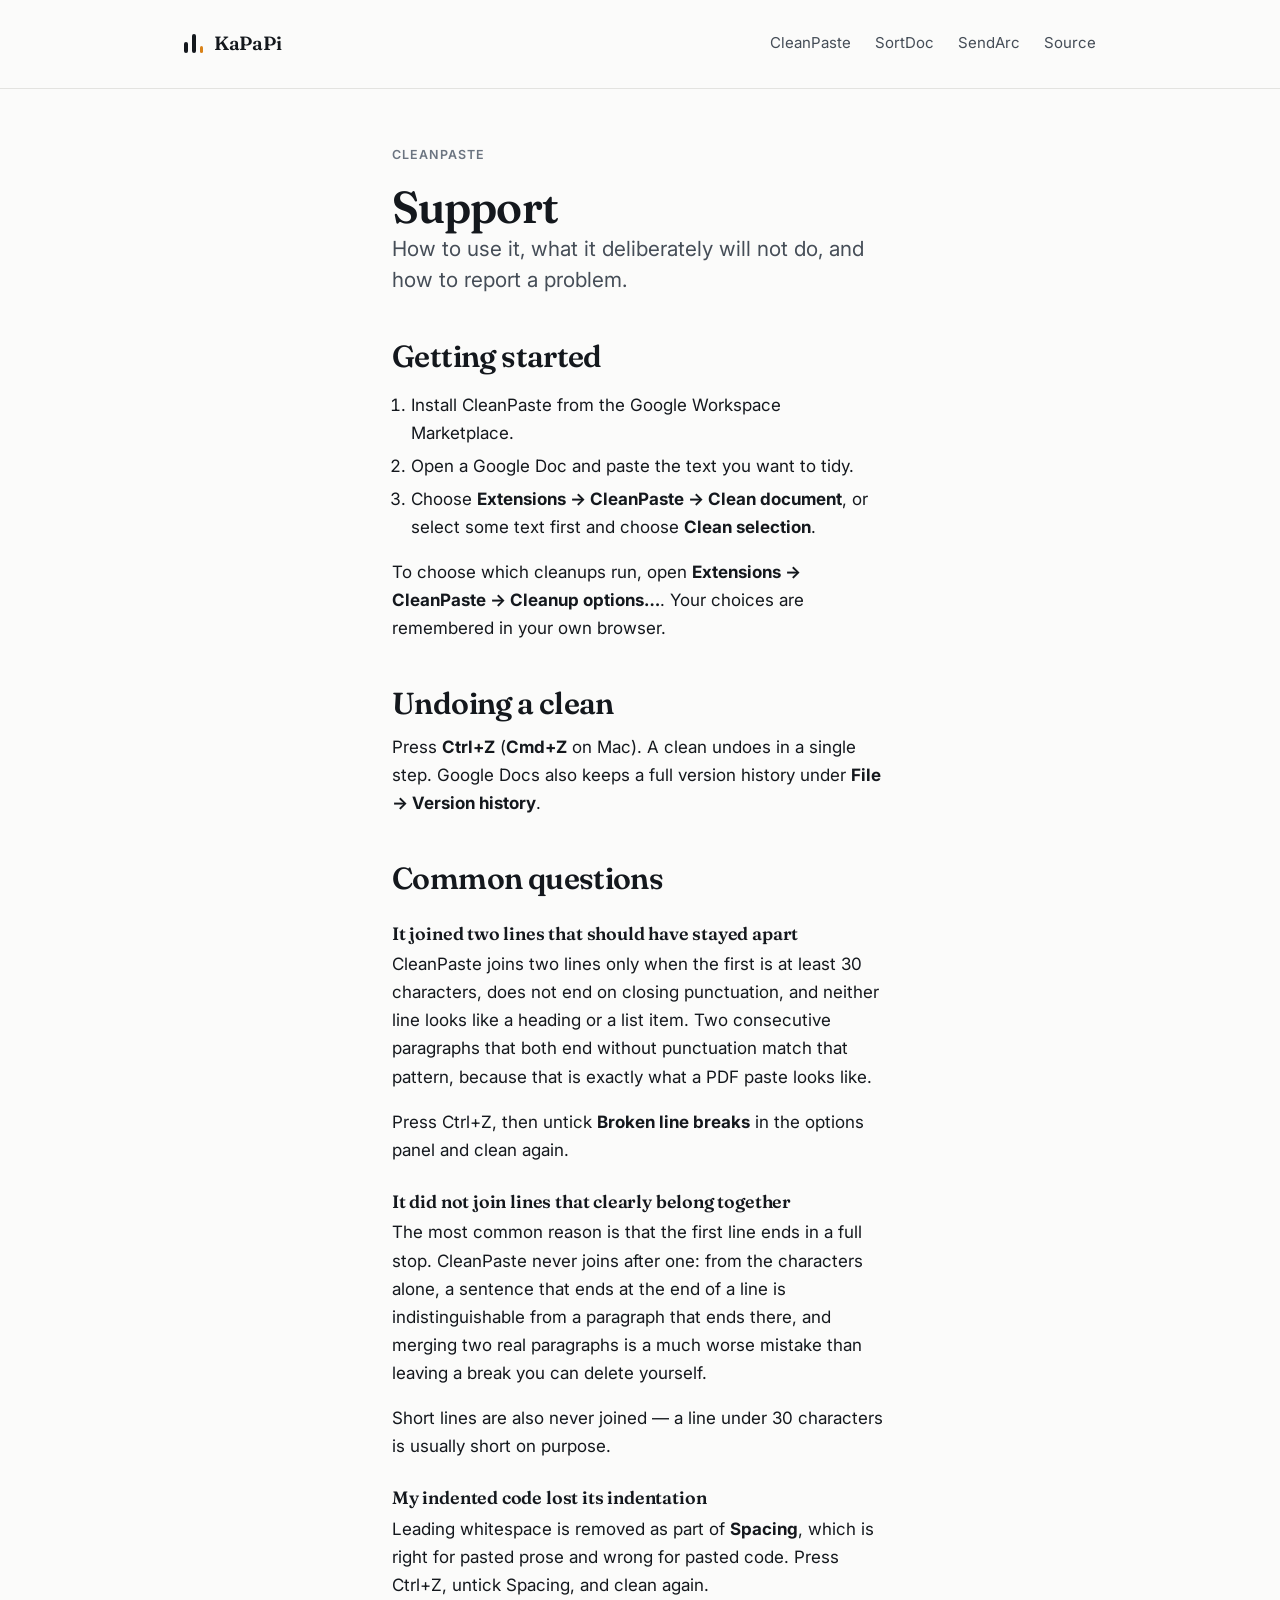
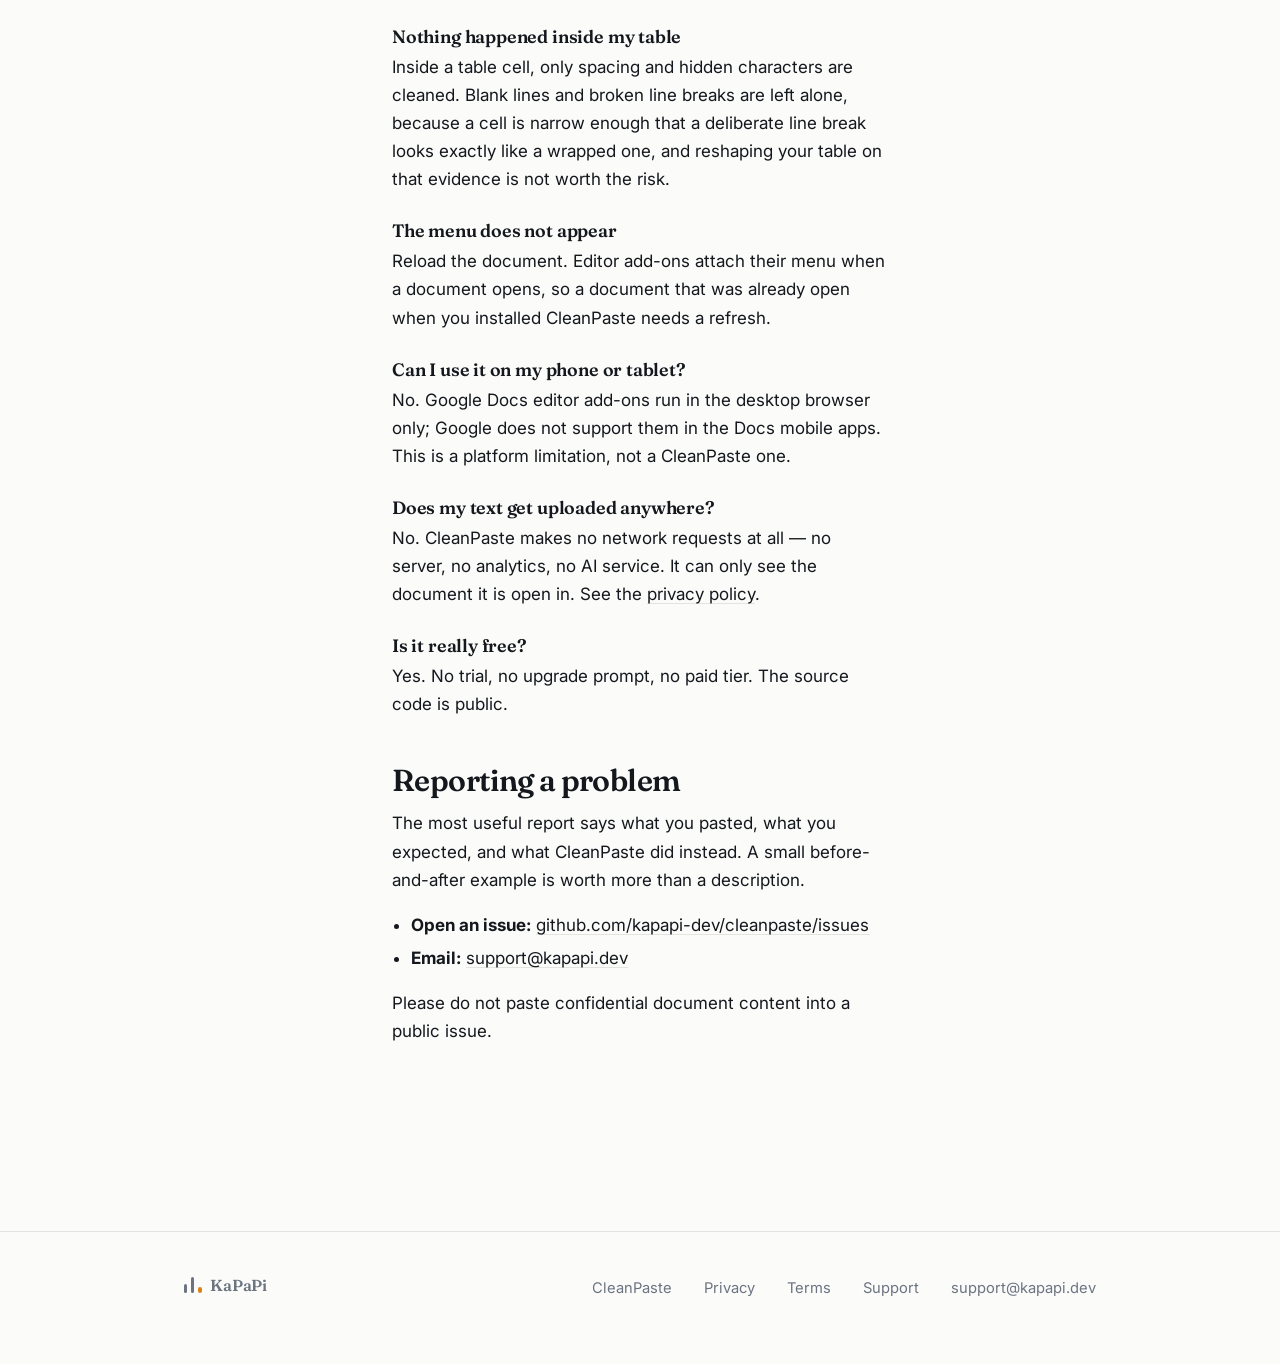
<file: cleanpaste/support.html>
<!DOCTYPE html>
<html lang="en">
<head>
<meta charset="utf-8">
<meta name="viewport" content="width=device-width, initial-scale=1">
<title>CleanPaste support | KaPaPi</title>
<meta name="description" content="Help for CleanPaste: how to use it, what it will not do, and how to report a problem.">
<link rel="canonical" href="https://kapapi.dev/cleanpaste/support.html">
<link rel="icon" href="data:image/svg+xml,%3Csvg xmlns='http://www.w3.org/2000/svg' viewBox='0 0 32 32'%3E%3Crect width='32' height='32' rx='7' fill='%230f7b8a'/%3E%3Crect x='7' y='8' width='18' height='3' rx='1.5' fill='%23fff'/%3E%3Crect x='7' y='14' width='18' height='3' rx='1.5' fill='%23fff'/%3E%3Crect x='7' y='20' width='6' height='3' rx='1.5' fill='%23fff'/%3E%3Crect x='16' y='20' width='9' height='3' rx='1.5' fill='%23d98218'/%3E%3C/svg%3E">
<link rel="preconnect" href="https://fonts.googleapis.com">
<link rel="preconnect" href="https://fonts.gstatic.com" crossorigin>
<link href="https://fonts.googleapis.com/css2?family=Fraunces:opsz,wght@9..144,500;9..144,600&family=Inter:wght@400;500;600&display=swap" rel="stylesheet">
<link rel="stylesheet" href="/assets/kapapi.css">
</head>
<body>

<header class="site-head">
  <div class="wrap">
    <a class="wordmark" href="/">
      <span class="mark" aria-hidden="true"><span></span><span></span><span></span></span>
      KaPaPi
    </a>
    <nav class="site-nav">
      <a href="/cleanpaste/">CleanPaste</a>
      <a href="/sortdoc/">SortDoc</a>
      <a href="/sendarc/">SendArc</a>
      <a href="https://github.com/kapapi-dev/cleanpaste">Source</a>
    </nav>
  </div>
</header>

<main>
<section style="padding-top:3.5rem">
<div class="wrap wrap-narrow prose">

  <p class="eyebrow">CleanPaste</p>
  <h1 style="font-size:clamp(2rem,5vw,2.8rem)">Support</h1>
  <p class="lead">How to use it, what it deliberately will not do, and how to report a problem.</p>

  <h2>Getting started</h2>
  <ol>
    <li>Install CleanPaste from the Google Workspace Marketplace.</li>
    <li>Open a Google Doc and paste the text you want to tidy.</li>
    <li>Choose <strong>Extensions &rarr; CleanPaste &rarr; Clean document</strong>, or select some
        text first and choose <strong>Clean selection</strong>.</li>
  </ol>
  <p>To choose which cleanups run, open <strong>Extensions &rarr; CleanPaste &rarr; Cleanup
  options&hellip;</strong>. Your choices are remembered in your own browser.</p>

  <h2>Undoing a clean</h2>
  <p>Press <strong>Ctrl+Z</strong> (<strong>Cmd+Z</strong> on Mac). A clean undoes in a single step.
  Google Docs also keeps a full version history under <strong>File &rarr; Version history</strong>.</p>

  <h2>Common questions</h2>

  <h3>It joined two lines that should have stayed apart</h3>
  <p>CleanPaste joins two lines only when the first is at least 30 characters, does not end on
  closing punctuation, and neither line looks like a heading or a list item. Two consecutive
  paragraphs that both end without punctuation match that pattern, because that is exactly what a
  PDF paste looks like.</p>
  <p>Press Ctrl+Z, then untick <strong>Broken line breaks</strong> in the options panel and clean
  again.</p>

  <h3>It did not join lines that clearly belong together</h3>
  <p>The most common reason is that the first line ends in a full stop. CleanPaste never joins after
  one: from the characters alone, a sentence that ends at the end of a line is indistinguishable
  from a paragraph that ends there, and merging two real paragraphs is a much worse mistake than
  leaving a break you can delete yourself.</p>
  <p>Short lines are also never joined &mdash; a line under 30 characters is usually short on purpose.</p>

  <h3>My indented code lost its indentation</h3>
  <p>Leading whitespace is removed as part of <strong>Spacing</strong>, which is right for pasted
  prose and wrong for pasted code. Press Ctrl+Z, untick Spacing, and clean again.</p>

  <h3>Nothing happened inside my table</h3>
  <p>Inside a table cell, only spacing and hidden characters are cleaned. Blank lines and broken line
  breaks are left alone, because a cell is narrow enough that a deliberate line break looks exactly
  like a wrapped one, and reshaping your table on that evidence is not worth the risk.</p>

  <h3>The menu does not appear</h3>
  <p>Reload the document. Editor add-ons attach their menu when a document opens, so a document that
  was already open when you installed CleanPaste needs a refresh.</p>

  <h3>Can I use it on my phone or tablet?</h3>
  <p>No. Google Docs editor add-ons run in the desktop browser only; Google does not support them in
  the Docs mobile apps. This is a platform limitation, not a CleanPaste one.</p>

  <h3>Does my text get uploaded anywhere?</h3>
  <p>No. CleanPaste makes no network requests at all &mdash; no server, no analytics, no AI service.
  It can only see the document it is open in. See the
  <a href="/cleanpaste/privacy.html">privacy policy</a>.</p>

  <h3>Is it really free?</h3>
  <p>Yes. No trial, no upgrade prompt, no paid tier. The source code is public.</p>

  <h2>Reporting a problem</h2>
  <p>The most useful report says what you pasted, what you expected, and what CleanPaste did instead.
  A small before-and-after example is worth more than a description.</p>
  <ul>
    <li><strong>Open an issue:</strong>
        <a href="https://github.com/kapapi-dev/cleanpaste/issues">github.com/kapapi-dev/cleanpaste/issues</a></li>
    <li><strong>Email:</strong> <a href="mailto:support@kapapi.dev">support@kapapi.dev</a></li>
  </ul>
  <p>Please do not paste confidential document content into a public issue.</p>

</div>
</section>
</main>

<footer class="site-foot">
  <div class="wrap">
    <a class="wordmark" href="/" style="font-size:1rem;text-decoration:none">
      <span class="mark" aria-hidden="true"><span></span><span></span><span></span></span>
      KaPaPi
    </a>
    <span class="spacer"></span>
    <a href="/cleanpaste/">CleanPaste</a>
    <a href="/cleanpaste/privacy.html">Privacy</a>
    <a href="/cleanpaste/terms.html">Terms</a>
    <a href="/cleanpaste/support.html">Support</a>
    <a href="mailto:support@kapapi.dev">support@kapapi.dev</a>
  </div>
</footer>

</body>
</html>
</file>
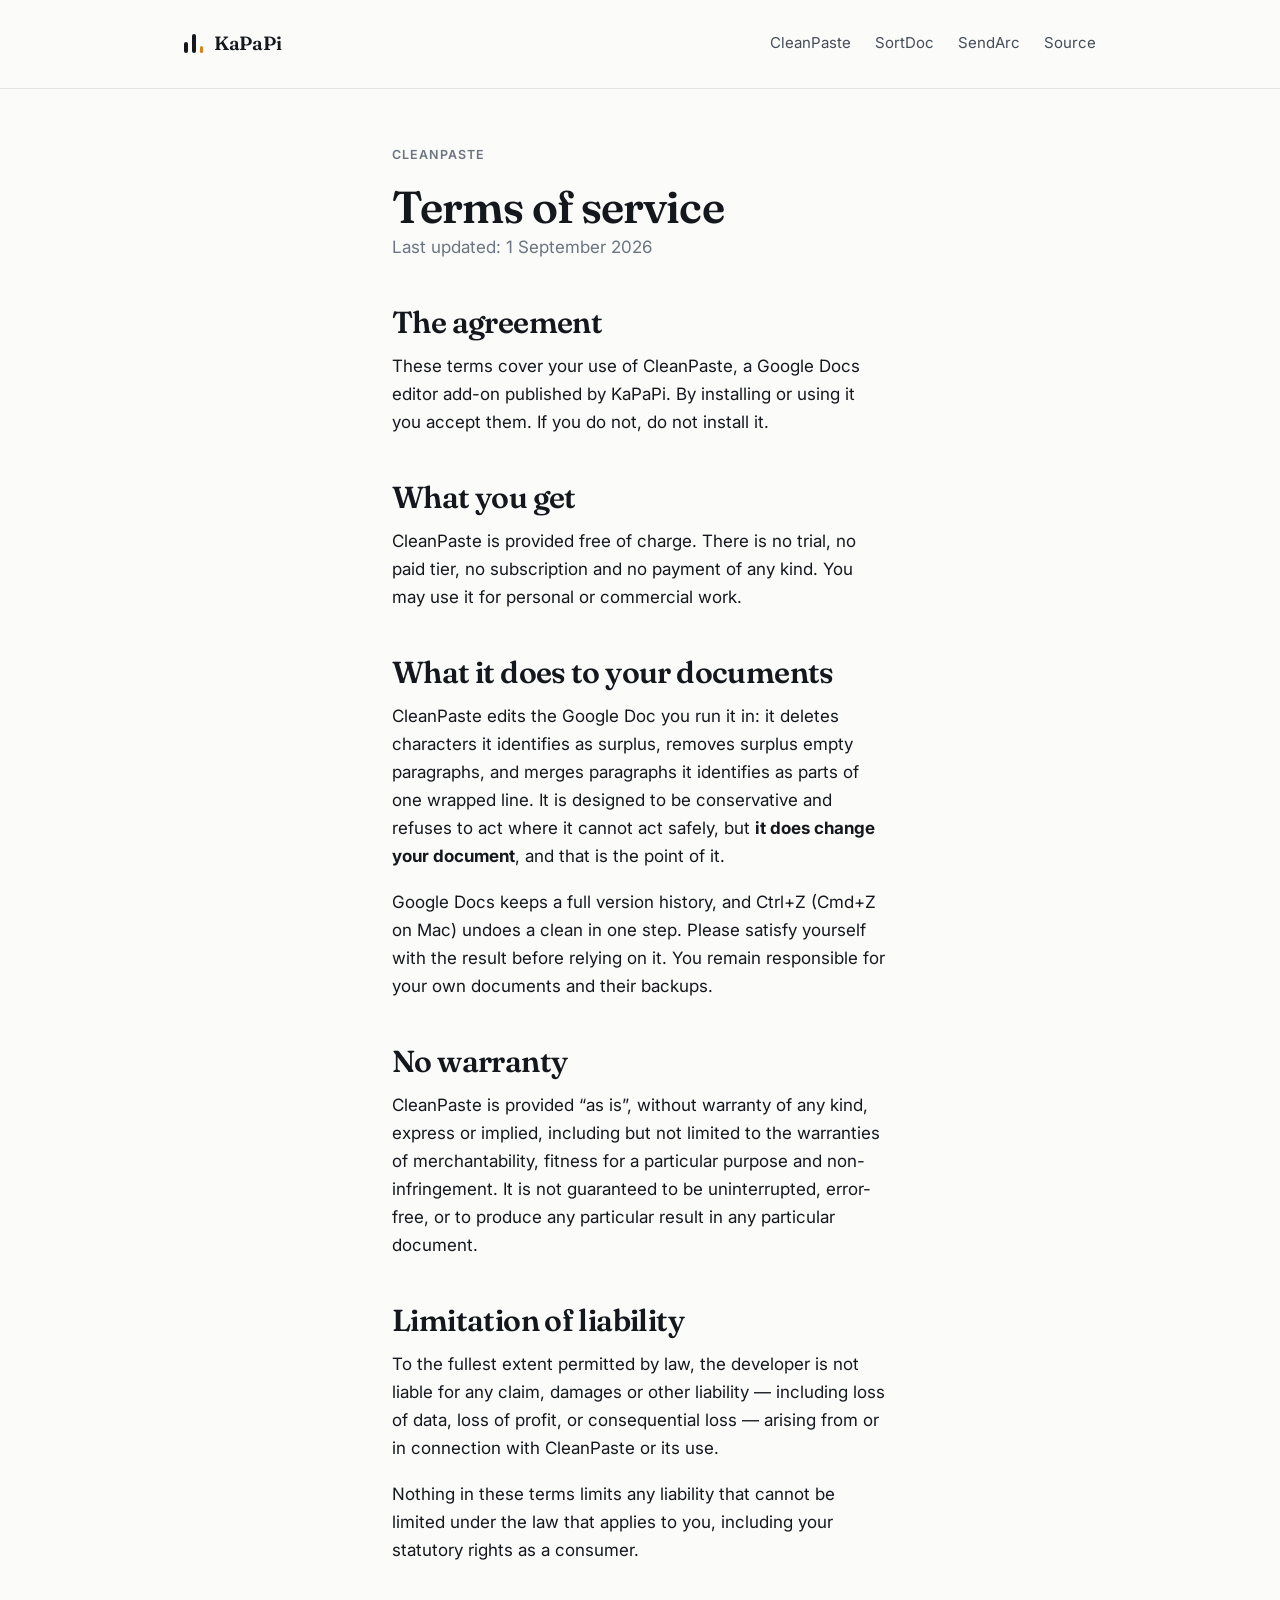
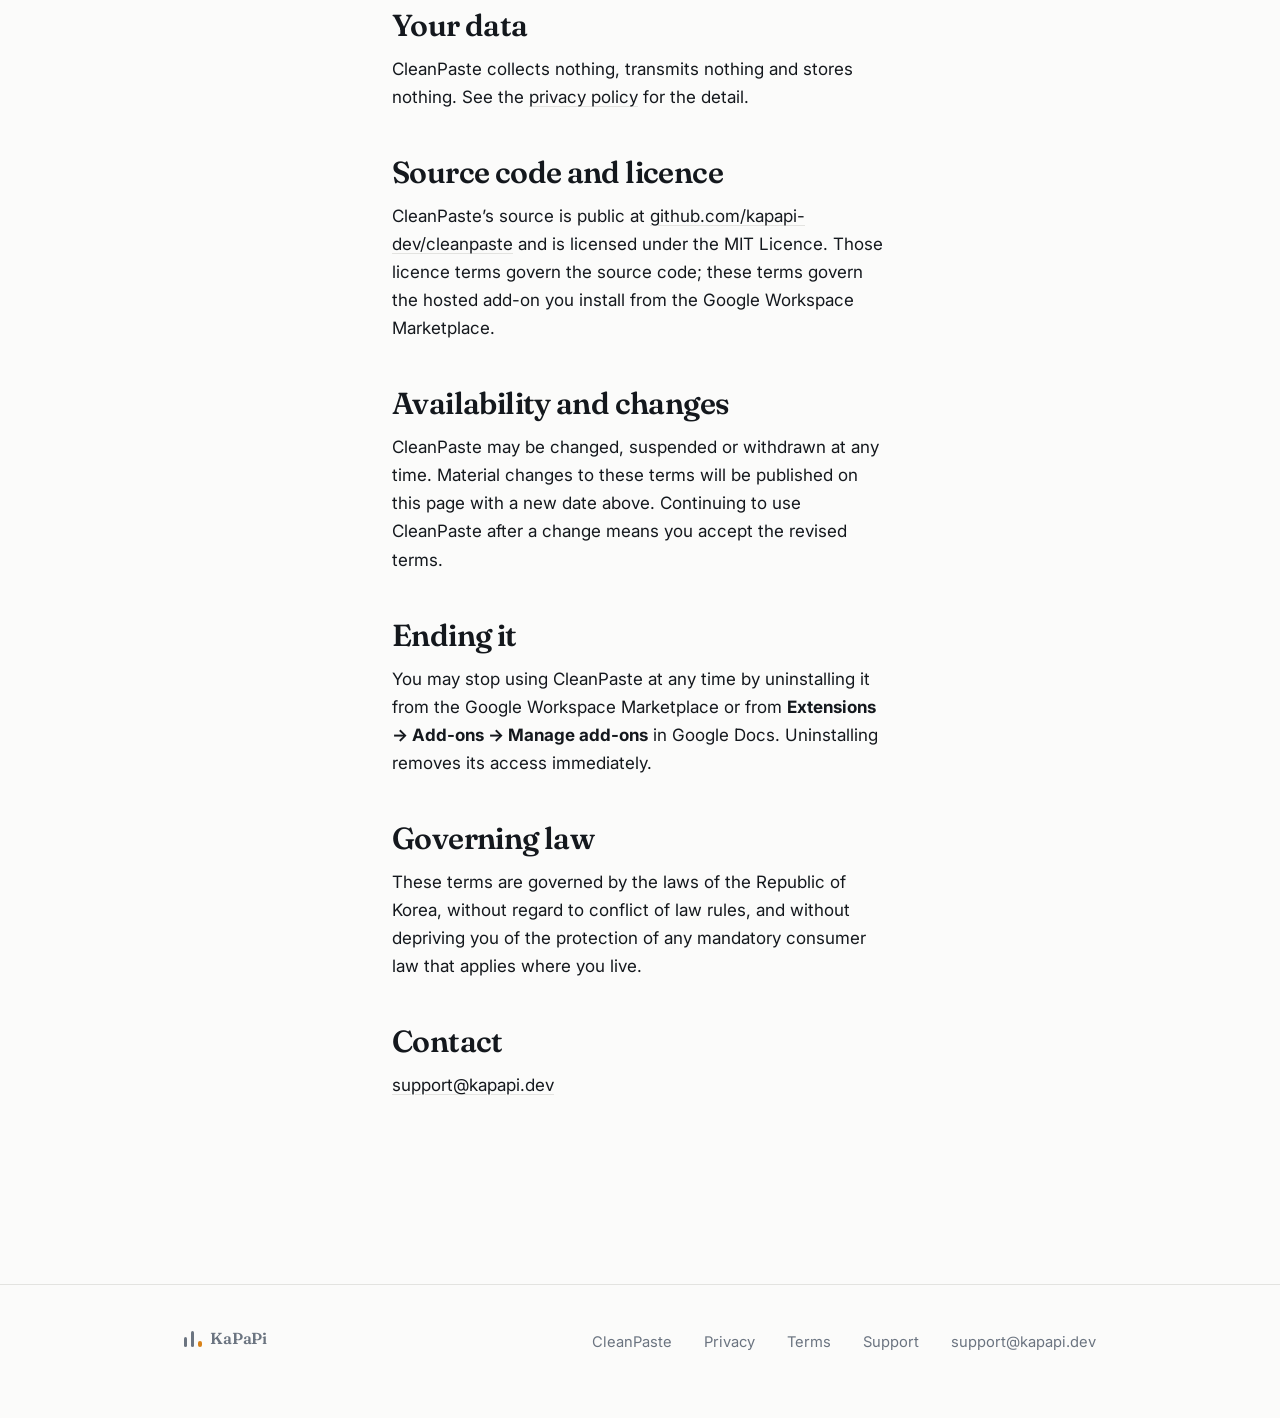
<file: cleanpaste/terms.html>
<!DOCTYPE html>
<html lang="en">
<head>
<meta charset="utf-8">
<meta name="viewport" content="width=device-width, initial-scale=1">
<title>CleanPaste terms of service | KaPaPi</title>
<meta name="description" content="Terms of service for CleanPaste, a free Google Docs add-on that cleans up pasted text.">
<link rel="canonical" href="https://kapapi.dev/cleanpaste/terms.html">
<link rel="icon" href="data:image/svg+xml,%3Csvg xmlns='http://www.w3.org/2000/svg' viewBox='0 0 32 32'%3E%3Crect width='32' height='32' rx='7' fill='%230f7b8a'/%3E%3Crect x='7' y='8' width='18' height='3' rx='1.5' fill='%23fff'/%3E%3Crect x='7' y='14' width='18' height='3' rx='1.5' fill='%23fff'/%3E%3Crect x='7' y='20' width='6' height='3' rx='1.5' fill='%23fff'/%3E%3Crect x='16' y='20' width='9' height='3' rx='1.5' fill='%23d98218'/%3E%3C/svg%3E">
<link rel="preconnect" href="https://fonts.googleapis.com">
<link rel="preconnect" href="https://fonts.gstatic.com" crossorigin>
<link href="https://fonts.googleapis.com/css2?family=Fraunces:opsz,wght@9..144,500;9..144,600&family=Inter:wght@400;500;600&display=swap" rel="stylesheet">
<link rel="stylesheet" href="/assets/kapapi.css">
</head>
<body>

<header class="site-head">
  <div class="wrap">
    <a class="wordmark" href="/">
      <span class="mark" aria-hidden="true"><span></span><span></span><span></span></span>
      KaPaPi
    </a>
    <nav class="site-nav">
      <a href="/cleanpaste/">CleanPaste</a>
      <a href="/sortdoc/">SortDoc</a>
      <a href="/sendarc/">SendArc</a>
      <a href="https://github.com/kapapi-dev/cleanpaste">Source</a>
    </nav>
  </div>
</header>

<main>
<section style="padding-top:3.5rem">
<div class="wrap wrap-narrow prose">

  <p class="eyebrow">CleanPaste</p>
  <h1 style="font-size:clamp(2rem,5vw,2.8rem)">Terms of service</h1>
  <p style="color:var(--ink-muted)">Last updated: 1 September 2026</p>

  <h2>The agreement</h2>
  <p>These terms cover your use of CleanPaste, a Google Docs editor add-on published by KaPaPi.
  By installing or using it you accept them. If you do not, do not install it.</p>

  <h2>What you get</h2>
  <p>CleanPaste is provided free of charge. There is no trial, no paid tier, no subscription and no
  payment of any kind. You may use it for personal or commercial work.</p>

  <h2>What it does to your documents</h2>
  <p>CleanPaste edits the Google Doc you run it in: it deletes characters it identifies as surplus,
  removes surplus empty paragraphs, and merges paragraphs it identifies as parts of one wrapped
  line. It is designed to be conservative and refuses to act where it cannot act safely, but
  <strong>it does change your document</strong>, and that is the point of it.</p>
  <p>Google Docs keeps a full version history, and Ctrl+Z (Cmd+Z on Mac) undoes a clean in one step.
  Please satisfy yourself with the result before relying on it. You remain responsible for your own
  documents and their backups.</p>

  <h2>No warranty</h2>
  <p>CleanPaste is provided &ldquo;as is&rdquo;, without warranty of any kind, express or implied,
  including but not limited to the warranties of merchantability, fitness for a particular purpose
  and non-infringement. It is not guaranteed to be uninterrupted, error-free, or to produce any
  particular result in any particular document.</p>

  <h2>Limitation of liability</h2>
  <p>To the fullest extent permitted by law, the developer is not liable for any claim, damages or
  other liability &mdash; including loss of data, loss of profit, or consequential loss &mdash;
  arising from or in connection with CleanPaste or its use.</p>
  <p>Nothing in these terms limits any liability that cannot be limited under the law that applies
  to you, including your statutory rights as a consumer.</p>

  <h2>Your data</h2>
  <p>CleanPaste collects nothing, transmits nothing and stores nothing. See the
  <a href="/cleanpaste/privacy.html">privacy policy</a> for the detail.</p>

  <h2>Source code and licence</h2>
  <p>CleanPaste&rsquo;s source is public at
  <a href="https://github.com/kapapi-dev/cleanpaste">github.com/kapapi-dev/cleanpaste</a> and is
  licensed under the MIT Licence. Those licence terms govern the source code; these terms govern the
  hosted add-on you install from the Google Workspace Marketplace.</p>

  <h2>Availability and changes</h2>
  <p>CleanPaste may be changed, suspended or withdrawn at any time. Material changes to these terms
  will be published on this page with a new date above. Continuing to use CleanPaste after a change
  means you accept the revised terms.</p>

  <h2>Ending it</h2>
  <p>You may stop using CleanPaste at any time by uninstalling it from the Google Workspace
  Marketplace or from <strong>Extensions &rarr; Add-ons &rarr; Manage add-ons</strong> in Google
  Docs. Uninstalling removes its access immediately.</p>

  <h2>Governing law</h2>
  <p>These terms are governed by the laws of the Republic of Korea, without regard to conflict of
  law rules, and without depriving you of the protection of any mandatory consumer law that applies
  where you live.</p>

  <h2>Contact</h2>
  <p><a href="mailto:support@kapapi.dev">support@kapapi.dev</a></p>

</div>
</section>
</main>

<footer class="site-foot">
  <div class="wrap">
    <a class="wordmark" href="/" style="font-size:1rem;text-decoration:none">
      <span class="mark" aria-hidden="true"><span></span><span></span><span></span></span>
      KaPaPi
    </a>
    <span class="spacer"></span>
    <a href="/cleanpaste/">CleanPaste</a>
    <a href="/cleanpaste/privacy.html">Privacy</a>
    <a href="/cleanpaste/terms.html">Terms</a>
    <a href="/cleanpaste/support.html">Support</a>
    <a href="mailto:support@kapapi.dev">support@kapapi.dev</a>
  </div>
</footer>

</body>
</html>
</file>
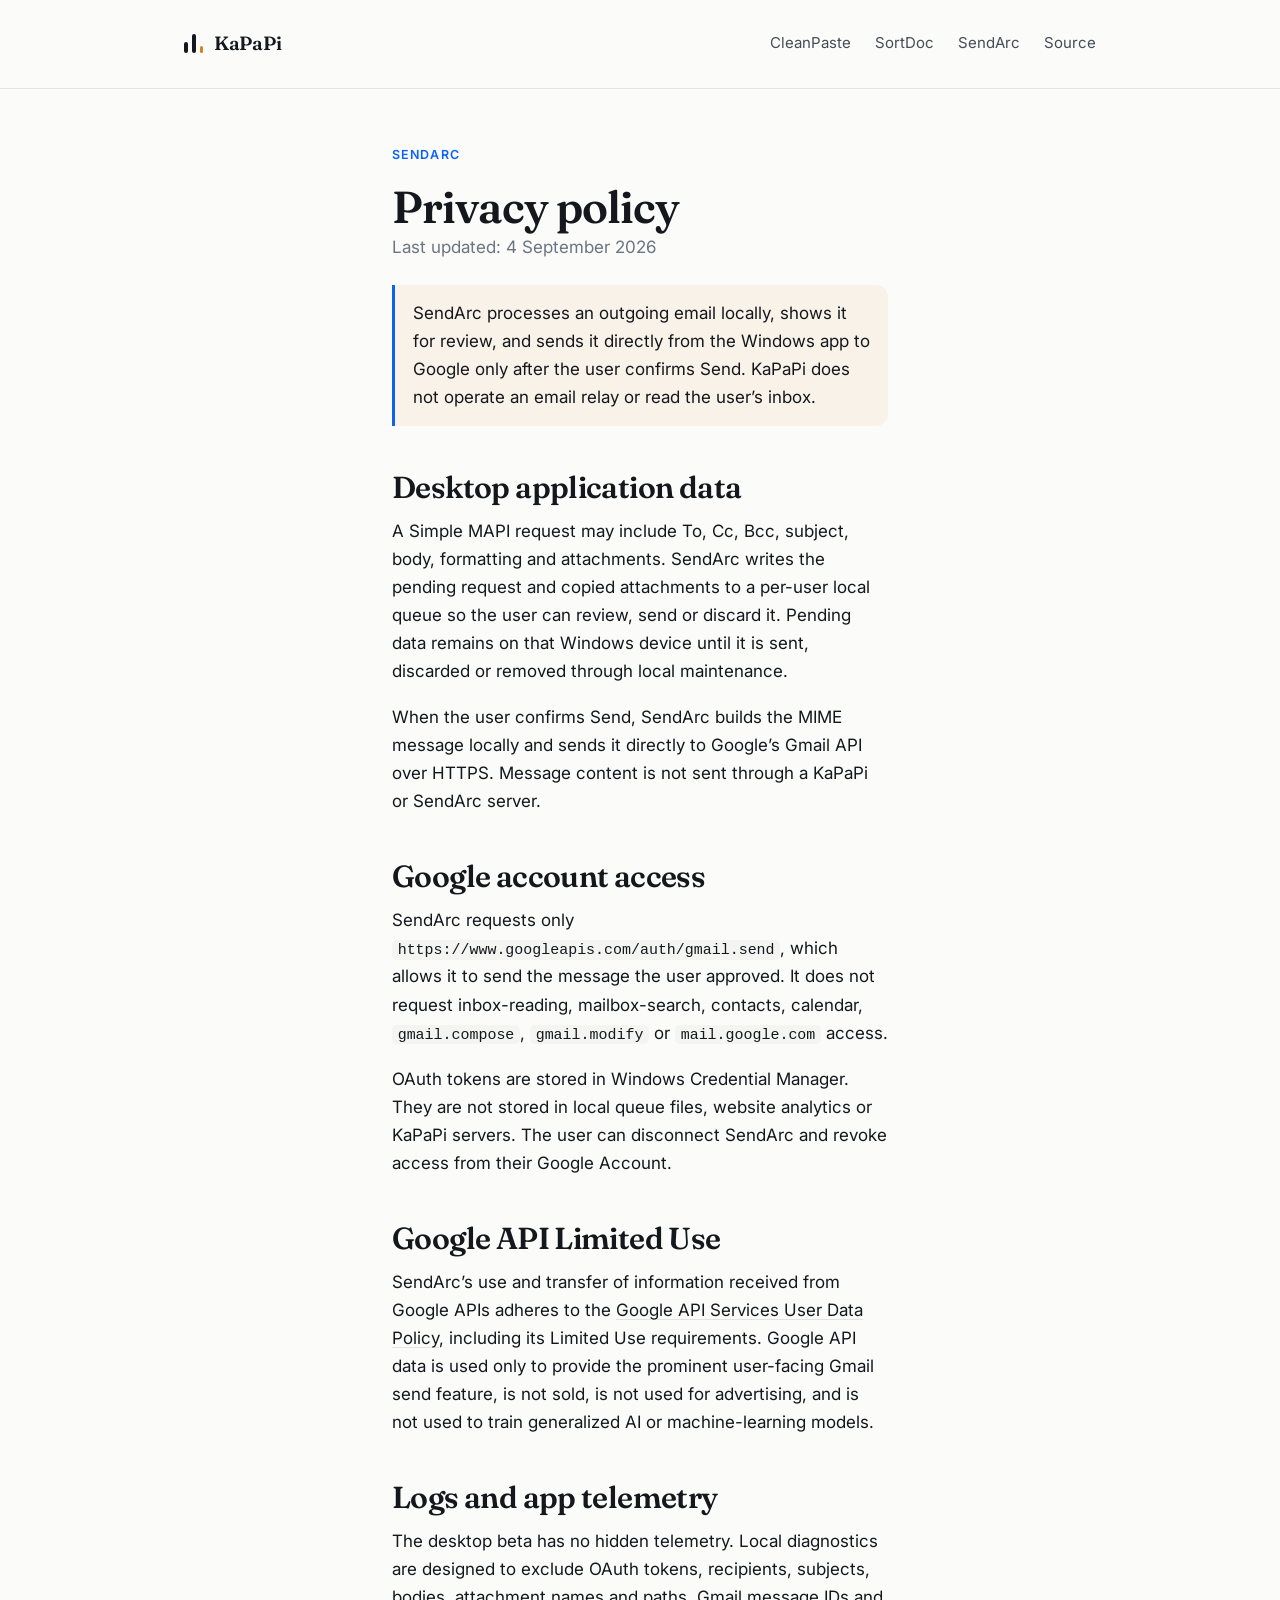
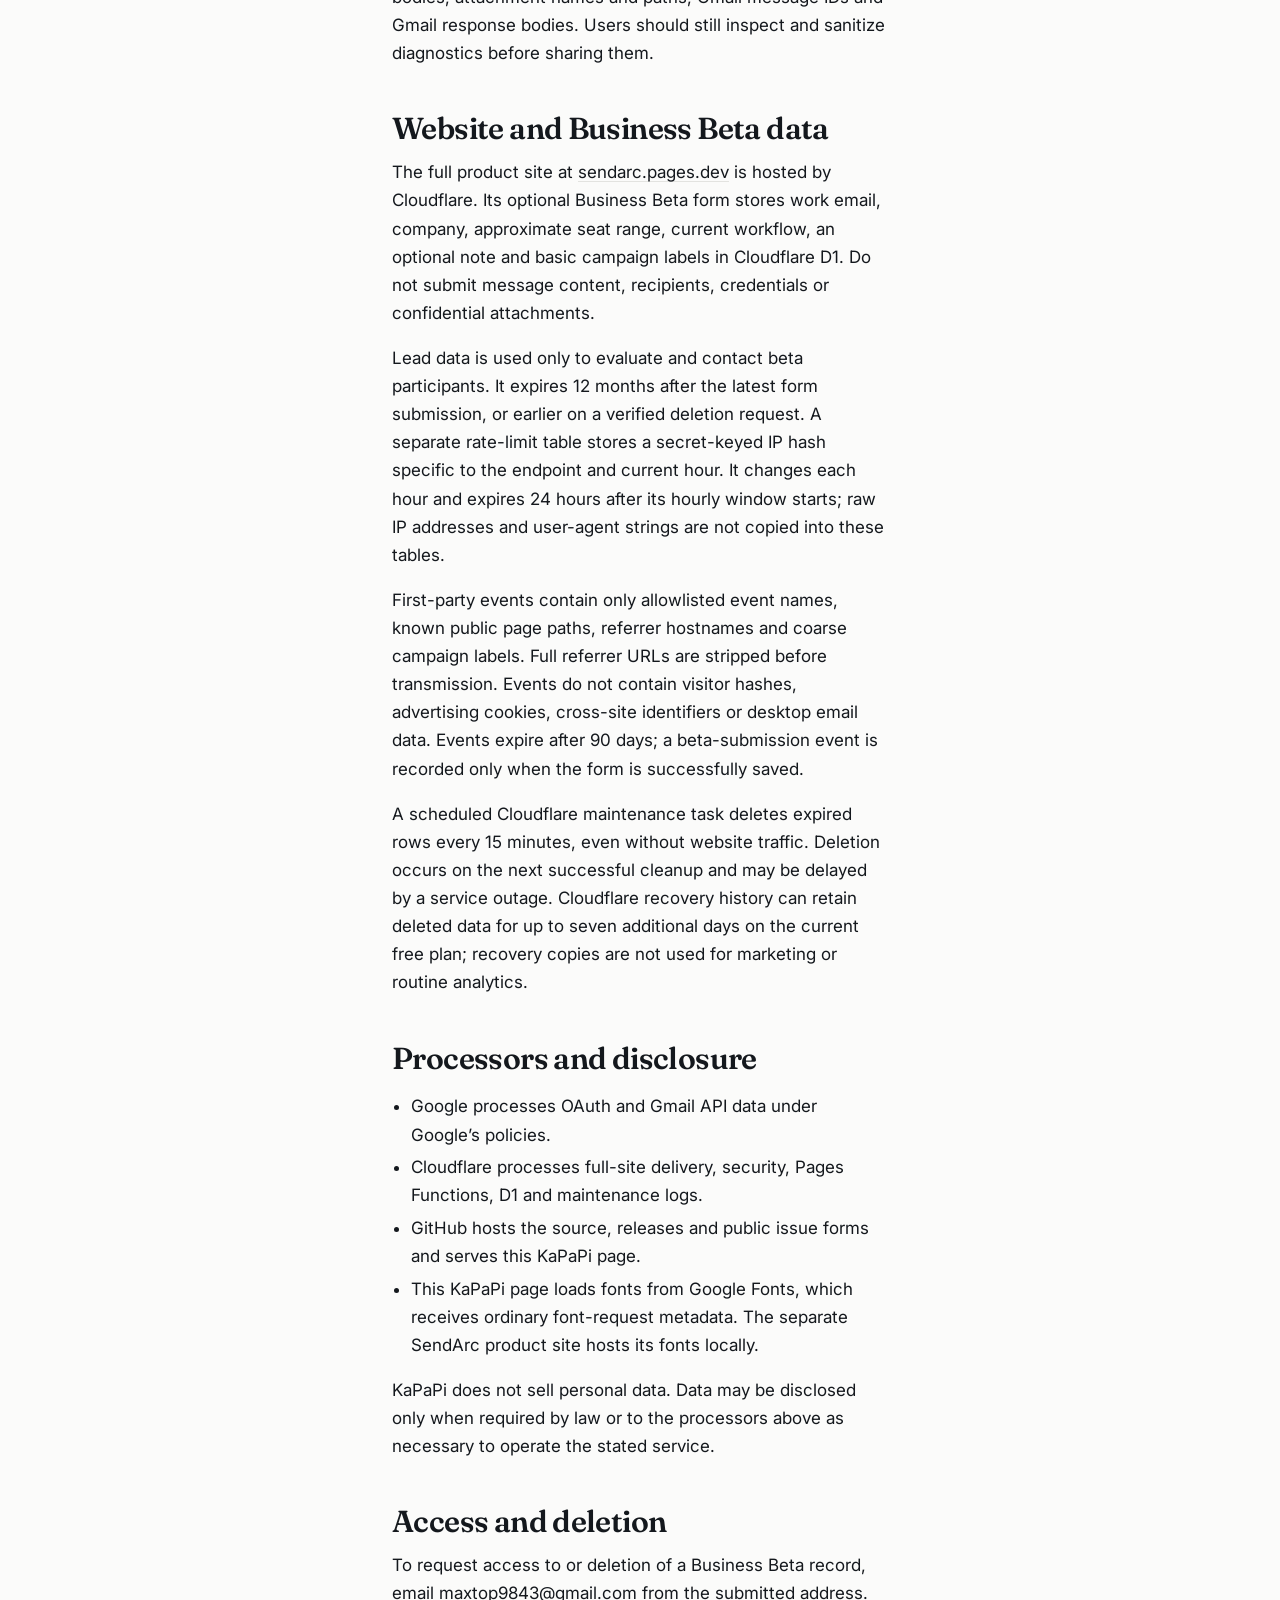
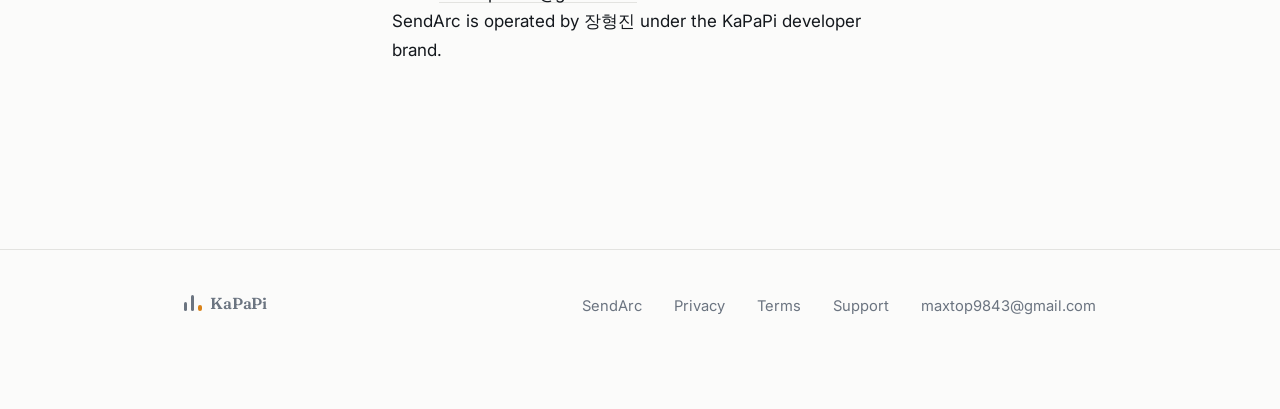
<file: sendarc/privacy.html>
<!DOCTYPE html>
<html lang="en">
<head>
<meta charset="utf-8">
<meta name="viewport" content="width=device-width, initial-scale=1">
<title>SendArc privacy policy | KaPaPi</title>
<meta name="description" content="How SendArc processes local email previews, Gmail OAuth data and Business Beta records.">
<link rel="canonical" href="https://kapapi.dev/sendarc/privacy.html">
<link rel="icon" href="data:image/svg+xml,%3Csvg xmlns='http://www.w3.org/2000/svg' viewBox='0 0 32 32'%3E%3Crect width='32' height='32' rx='7' fill='%230b63f6'/%3E%3Cpath d='M6 21c2-8 7-12 14-12 3 0 5 1 7 3-7-1-12 2-15 9z' fill='%23fff'/%3E%3Cpath d='M9 23c3-6 8-9 15-8 1 0 2 1 3 1-5 0-9 3-11 7z' fill='%23b9d5ff'/%3E%3C/svg%3E">
<link rel="preconnect" href="https://fonts.googleapis.com">
<link rel="preconnect" href="https://fonts.gstatic.com" crossorigin>
<link href="https://fonts.googleapis.com/css2?family=Fraunces:opsz,wght@9..144,500;9..144,600&family=Inter:wght@400;500;600&display=swap" rel="stylesheet">
<link rel="stylesheet" href="/assets/kapapi.css">
</head>
<body>

<header class="site-head">
  <div class="wrap">
    <a class="wordmark" href="/">
      <span class="mark" aria-hidden="true"><span></span><span></span><span></span></span>
      KaPaPi
    </a>
    <nav class="site-nav">
      <a href="/cleanpaste/">CleanPaste</a>
      <a href="/sortdoc/">SortDoc</a>
      <a href="/sendarc/">SendArc</a>
      <a href="https://github.com/kapapi-dev/sendarc">Source</a>
    </nav>
  </div>
</header>

<main>
<section style="padding-top:3.5rem">
<div class="wrap wrap-narrow prose">

  <p class="eyebrow" style="color:var(--sendarc)">SendArc</p>
  <h1 style="font-size:clamp(2rem,5vw,2.8rem)">Privacy policy</h1>
  <p style="color:var(--ink-muted)">Last updated: 4 September 2026</p>

  <div class="note" style="border-left-color:var(--sendarc)">
    <p>SendArc processes an outgoing email locally, shows it for review, and sends it directly
    from the Windows app to Google only after the user confirms Send. KaPaPi does not operate an
    email relay or read the user&rsquo;s inbox.</p>
  </div>

  <h2>Desktop application data</h2>
  <p>A Simple MAPI request may include To, Cc, Bcc, subject, body, formatting and attachments.
  SendArc writes the pending request and copied attachments to a per-user local queue so the user
  can review, send or discard it. Pending data remains on that Windows device until it is sent,
  discarded or removed through local maintenance.</p>
  <p>When the user confirms Send, SendArc builds the MIME message locally and sends it directly to
  Google&rsquo;s Gmail API over HTTPS. Message content is not sent through a KaPaPi or SendArc
  server.</p>

  <h2>Google account access</h2>
  <p>SendArc requests only <code>https://www.googleapis.com/auth/gmail.send</code>, which allows it
  to send the message the user approved. It does not request inbox-reading, mailbox-search,
  contacts, calendar, <code>gmail.compose</code>, <code>gmail.modify</code> or
  <code>mail.google.com</code> access.</p>
  <p>OAuth tokens are stored in Windows Credential Manager. They are not stored in local queue
  files, website analytics or KaPaPi servers. The user can disconnect SendArc and revoke access
  from their Google Account.</p>

  <h2>Google API Limited Use</h2>
  <p>SendArc&rsquo;s use and transfer of information received from Google APIs adheres to the
  <a href="https://developers.google.com/terms/api-services-user-data-policy">Google API Services
  User Data Policy</a>, including its Limited Use requirements. Google API data is used only to
  provide the prominent user-facing Gmail send feature, is not sold, is not used for advertising,
  and is not used to train generalized AI or machine-learning models.</p>

  <h2>Logs and app telemetry</h2>
  <p>The desktop beta has no hidden telemetry. Local diagnostics are designed to exclude OAuth
  tokens, recipients, subjects, bodies, attachment names and paths, Gmail message IDs and Gmail
  response bodies. Users should still inspect and sanitize diagnostics before sharing them.</p>

  <h2>Website and Business Beta data</h2>
  <p>The full product site at <a href="https://sendarc.pages.dev/">sendarc.pages.dev</a> is hosted
  by Cloudflare. Its optional Business Beta form stores work email, company, approximate seat
  range, current workflow, an optional note and basic campaign labels in Cloudflare D1. Do not
  submit message content, recipients, credentials or confidential attachments.</p>
  <p>Lead data is used only to evaluate and contact beta participants. It expires 12 months after
  the latest form submission, or earlier on a verified deletion request. A separate rate-limit
  table stores a secret-keyed IP hash specific to the endpoint and current hour. It changes each
  hour and expires 24 hours after its hourly window starts; raw IP addresses and user-agent
  strings are not copied into these tables.</p>
  <p>First-party events contain only allowlisted event names, known public page paths, referrer
  hostnames and coarse campaign labels. Full referrer URLs are stripped before transmission.
  Events do not contain visitor hashes, advertising cookies, cross-site identifiers or desktop
  email data. Events expire after 90 days; a beta-submission event is recorded only when the
  form is successfully saved.</p>
  <p>A scheduled Cloudflare maintenance task deletes expired rows every 15 minutes, even without
  website traffic. Deletion occurs on the next successful cleanup and may be delayed by a service
  outage. Cloudflare recovery history can retain deleted data for up to seven additional days on
  the current free plan; recovery copies are not used for marketing or routine analytics.</p>

  <h2>Processors and disclosure</h2>
  <ul>
    <li>Google processes OAuth and Gmail API data under Google&rsquo;s policies.</li>
    <li>Cloudflare processes full-site delivery, security, Pages Functions, D1 and maintenance logs.</li>
    <li>GitHub hosts the source, releases and public issue forms and serves this KaPaPi page.</li>
    <li>This KaPaPi page loads fonts from Google Fonts, which receives ordinary font-request
      metadata. The separate SendArc product site hosts its fonts locally.</li>
  </ul>
  <p>KaPaPi does not sell personal data. Data may be disclosed only when required by law or to the
  processors above as necessary to operate the stated service.</p>

  <h2>Access and deletion</h2>
  <p>To request access to or deletion of a Business Beta record, email
  <a href="mailto:maxtop9843@gmail.com">maxtop9843@gmail.com</a> from the submitted address.
  SendArc is operated by 장형진 under the KaPaPi developer brand.</p>

</div>
</section>
</main>

<footer class="site-foot">
  <div class="wrap">
    <a class="wordmark" href="/" style="font-size:1rem;text-decoration:none">
      <span class="mark" aria-hidden="true"><span></span><span></span><span></span></span>
      KaPaPi
    </a>
    <span class="spacer"></span>
    <a href="/sendarc/">SendArc</a>
    <a href="/sendarc/privacy.html">Privacy</a>
    <a href="/sendarc/terms.html">Terms</a>
    <a href="/sendarc/support.html">Support</a>
    <a href="mailto:maxtop9843@gmail.com">maxtop9843@gmail.com</a>
  </div>
</footer>

</body>
</html>
</file>
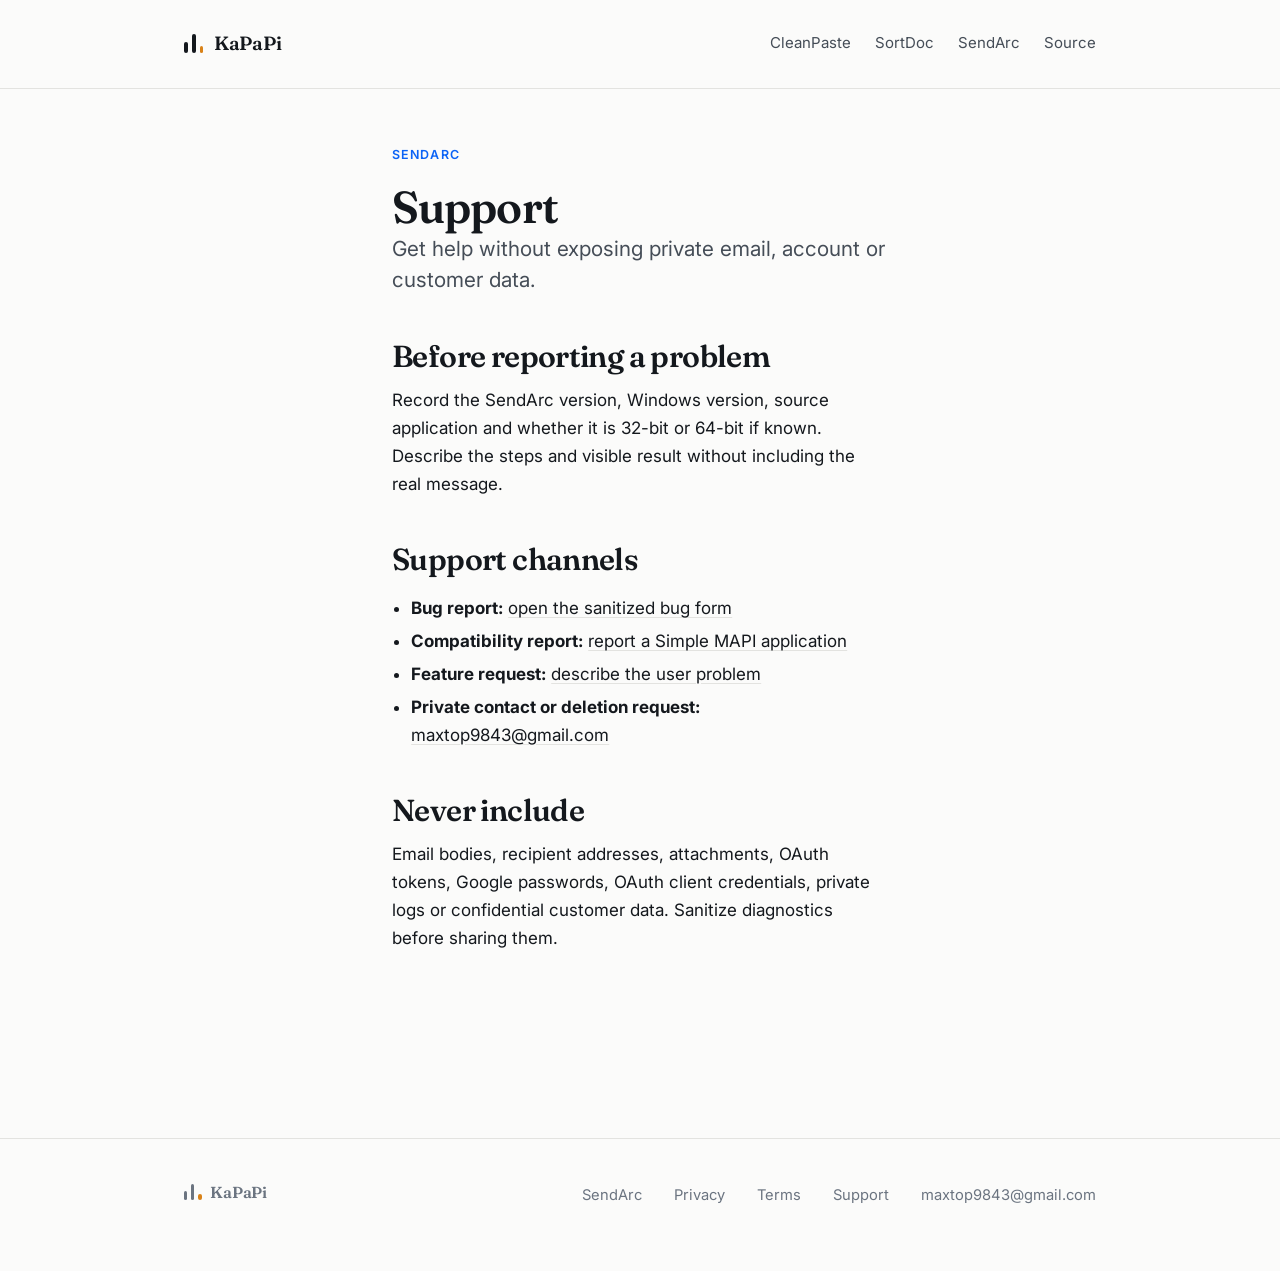
<file: sendarc/support.html>
<!DOCTYPE html>
<html lang="en">
<head>
<meta charset="utf-8">
<meta name="viewport" content="width=device-width, initial-scale=1">
<title>SendArc support | KaPaPi</title>
<meta name="description" content="Support and sanitized issue-reporting routes for the SendArc Windows beta.">
<link rel="canonical" href="https://kapapi.dev/sendarc/support.html">
<link rel="icon" href="data:image/svg+xml,%3Csvg xmlns='http://www.w3.org/2000/svg' viewBox='0 0 32 32'%3E%3Crect width='32' height='32' rx='7' fill='%230b63f6'/%3E%3Cpath d='M6 21c2-8 7-12 14-12 3 0 5 1 7 3-7-1-12 2-15 9z' fill='%23fff'/%3E%3Cpath d='M9 23c3-6 8-9 15-8 1 0 2 1 3 1-5 0-9 3-11 7z' fill='%23b9d5ff'/%3E%3C/svg%3E">
<link rel="preconnect" href="https://fonts.googleapis.com">
<link rel="preconnect" href="https://fonts.gstatic.com" crossorigin>
<link href="https://fonts.googleapis.com/css2?family=Fraunces:opsz,wght@9..144,500;9..144,600&family=Inter:wght@400;500;600&display=swap" rel="stylesheet">
<link rel="stylesheet" href="/assets/kapapi.css">
</head>
<body>

<header class="site-head">
  <div class="wrap">
    <a class="wordmark" href="/">
      <span class="mark" aria-hidden="true"><span></span><span></span><span></span></span>
      KaPaPi
    </a>
    <nav class="site-nav">
      <a href="/cleanpaste/">CleanPaste</a>
      <a href="/sortdoc/">SortDoc</a>
      <a href="/sendarc/">SendArc</a>
      <a href="https://github.com/kapapi-dev/sendarc">Source</a>
    </nav>
  </div>
</header>

<main>
<section style="padding-top:3.5rem">
<div class="wrap wrap-narrow prose">

  <p class="eyebrow" style="color:var(--sendarc)">SendArc</p>
  <h1 style="font-size:clamp(2rem,5vw,2.8rem)">Support</h1>
  <p class="lead">Get help without exposing private email, account or customer data.</p>

  <h2>Before reporting a problem</h2>
  <p>Record the SendArc version, Windows version, source application and whether it is 32-bit or
  64-bit if known. Describe the steps and visible result without including the real message.</p>

  <h2>Support channels</h2>
  <ul>
    <li><strong>Bug report:</strong>
      <a href="https://github.com/KapapiDev/sendarc/issues/new?template=bug_report.yml">open the
      sanitized bug form</a></li>
    <li><strong>Compatibility report:</strong>
      <a href="https://github.com/KapapiDev/sendarc/issues/new?template=compatibility_report.yml">report
      a Simple MAPI application</a></li>
    <li><strong>Feature request:</strong>
      <a href="https://github.com/KapapiDev/sendarc/issues/new?template=feature_request.yml">describe
      the user problem</a></li>
    <li><strong>Private contact or deletion request:</strong>
      <a href="mailto:maxtop9843@gmail.com">maxtop9843@gmail.com</a></li>
  </ul>

  <h2>Never include</h2>
  <p>Email bodies, recipient addresses, attachments, OAuth tokens, Google passwords, OAuth client
  credentials, private logs or confidential customer data. Sanitize diagnostics before sharing
  them.</p>

</div>
</section>
</main>

<footer class="site-foot">
  <div class="wrap">
    <a class="wordmark" href="/" style="font-size:1rem;text-decoration:none">
      <span class="mark" aria-hidden="true"><span></span><span></span><span></span></span>
      KaPaPi
    </a>
    <span class="spacer"></span>
    <a href="/sendarc/">SendArc</a>
    <a href="/sendarc/privacy.html">Privacy</a>
    <a href="/sendarc/terms.html">Terms</a>
    <a href="/sendarc/support.html">Support</a>
    <a href="mailto:maxtop9843@gmail.com">maxtop9843@gmail.com</a>
  </div>
</footer>

</body>
</html>
</file>
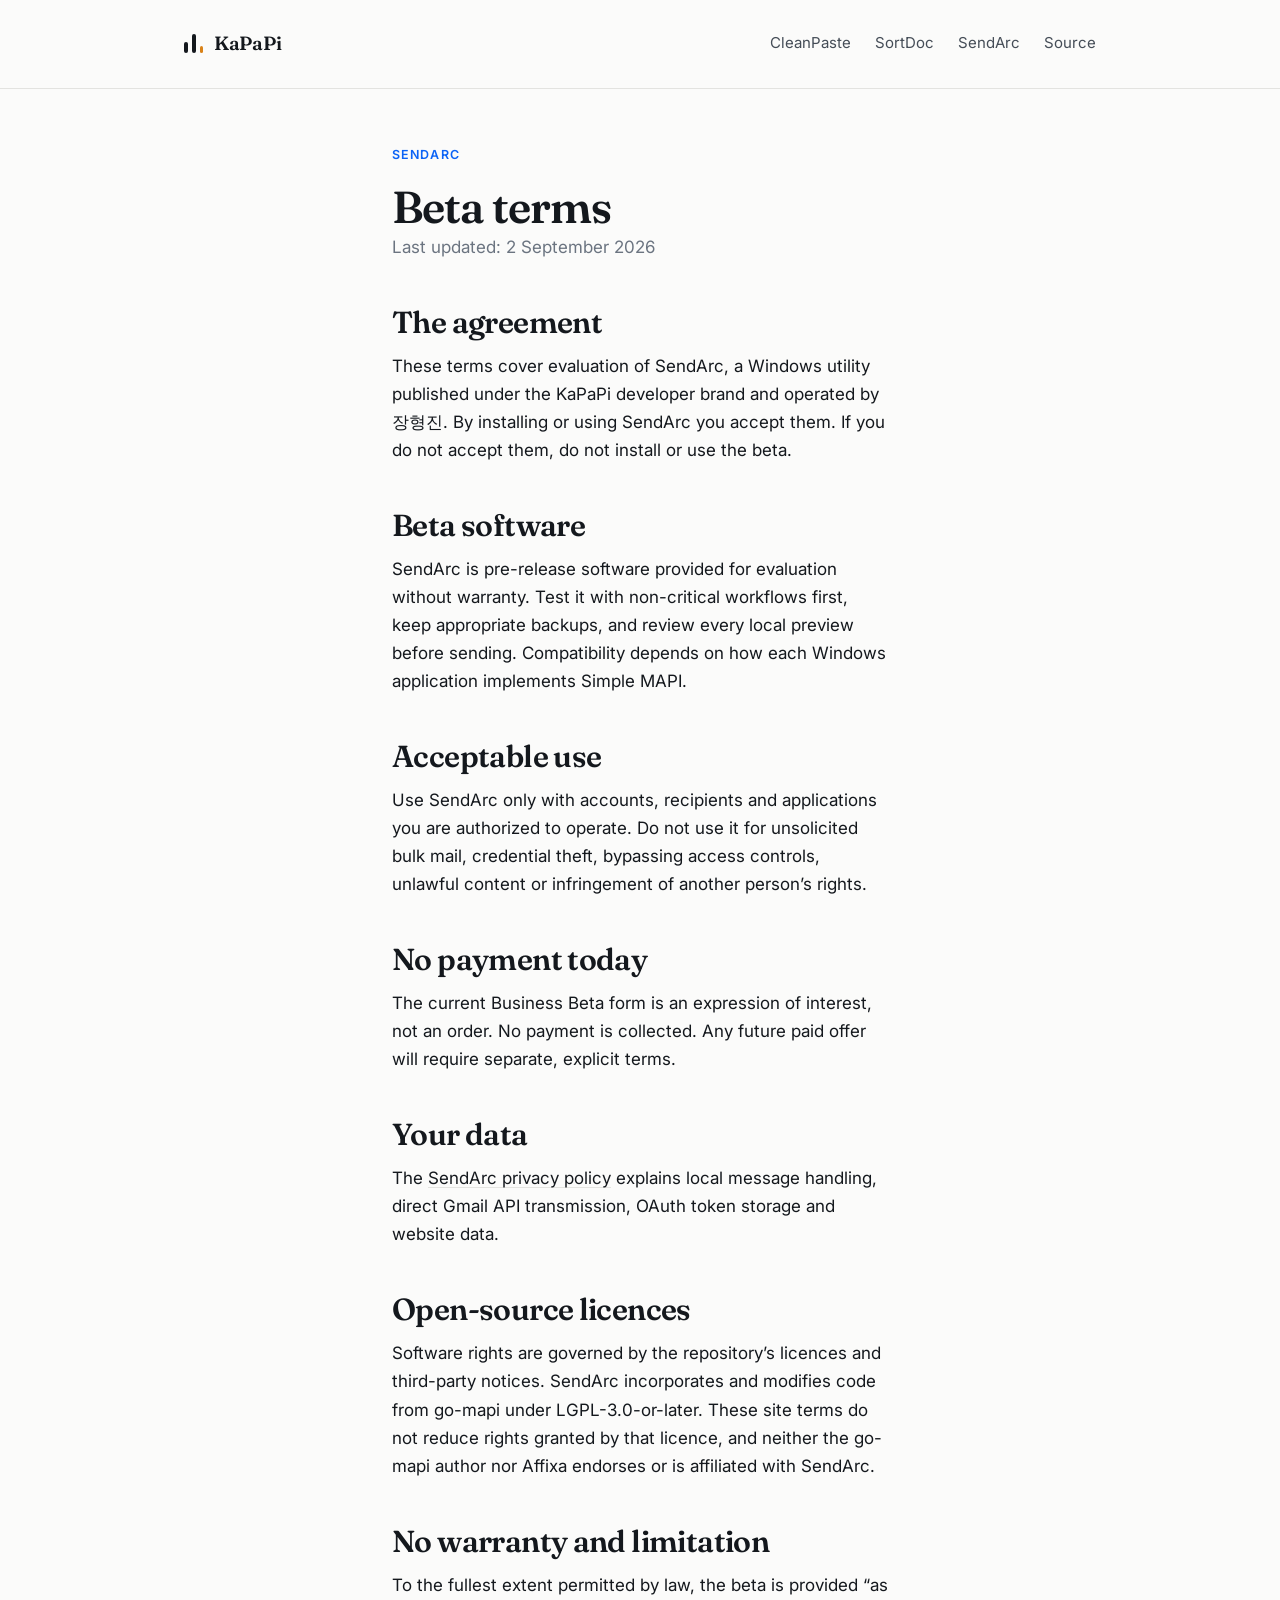
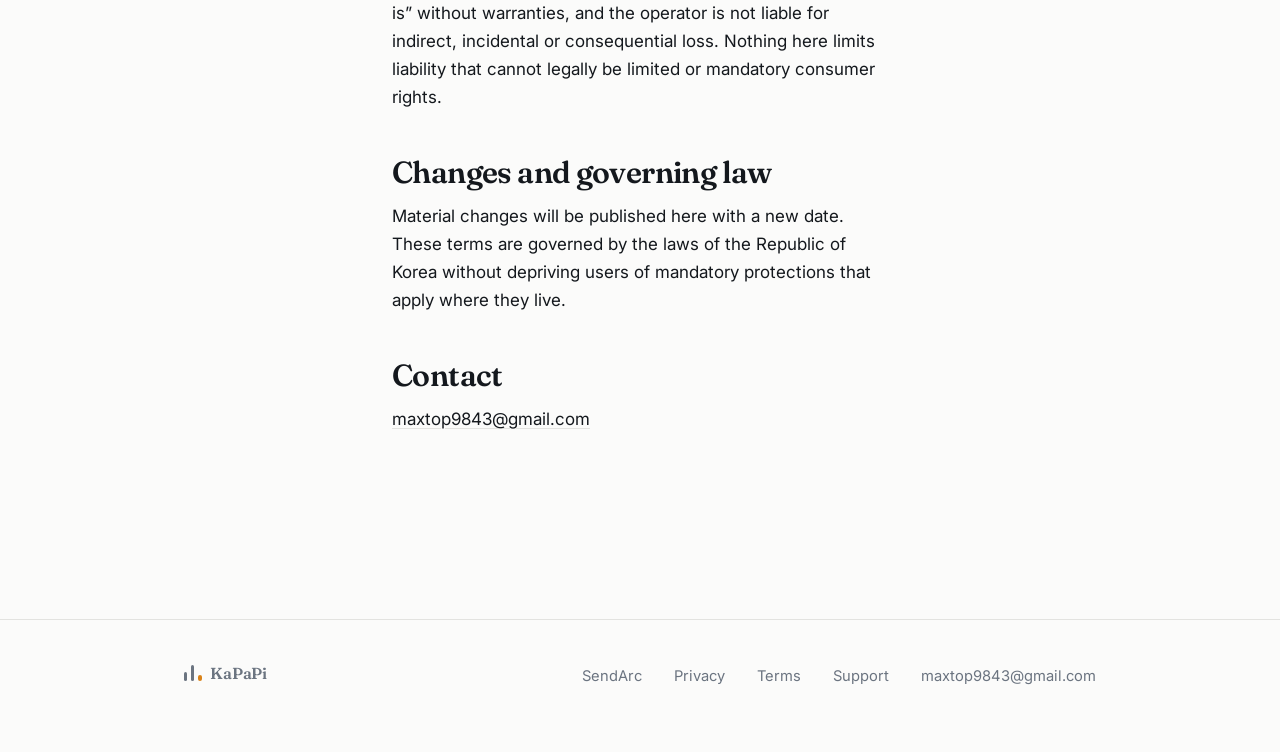
<file: sendarc/terms.html>
<!DOCTYPE html>
<html lang="en">
<head>
<meta charset="utf-8">
<meta name="viewport" content="width=device-width, initial-scale=1">
<title>SendArc beta terms | KaPaPi</title>
<meta name="description" content="Plain-language terms for evaluating the SendArc Windows beta.">
<link rel="canonical" href="https://kapapi.dev/sendarc/terms.html">
<link rel="icon" href="data:image/svg+xml,%3Csvg xmlns='http://www.w3.org/2000/svg' viewBox='0 0 32 32'%3E%3Crect width='32' height='32' rx='7' fill='%230b63f6'/%3E%3Cpath d='M6 21c2-8 7-12 14-12 3 0 5 1 7 3-7-1-12 2-15 9z' fill='%23fff'/%3E%3Cpath d='M9 23c3-6 8-9 15-8 1 0 2 1 3 1-5 0-9 3-11 7z' fill='%23b9d5ff'/%3E%3C/svg%3E">
<link rel="preconnect" href="https://fonts.googleapis.com">
<link rel="preconnect" href="https://fonts.gstatic.com" crossorigin>
<link href="https://fonts.googleapis.com/css2?family=Fraunces:opsz,wght@9..144,500;9..144,600&family=Inter:wght@400;500;600&display=swap" rel="stylesheet">
<link rel="stylesheet" href="/assets/kapapi.css">
</head>
<body>

<header class="site-head">
  <div class="wrap">
    <a class="wordmark" href="/">
      <span class="mark" aria-hidden="true"><span></span><span></span><span></span></span>
      KaPaPi
    </a>
    <nav class="site-nav">
      <a href="/cleanpaste/">CleanPaste</a>
      <a href="/sortdoc/">SortDoc</a>
      <a href="/sendarc/">SendArc</a>
      <a href="https://github.com/kapapi-dev/sendarc">Source</a>
    </nav>
  </div>
</header>

<main>
<section style="padding-top:3.5rem">
<div class="wrap wrap-narrow prose">

  <p class="eyebrow" style="color:var(--sendarc)">SendArc</p>
  <h1 style="font-size:clamp(2rem,5vw,2.8rem)">Beta terms</h1>
  <p style="color:var(--ink-muted)">Last updated: 2 September 2026</p>

  <h2>The agreement</h2>
  <p>These terms cover evaluation of SendArc, a Windows utility published under the KaPaPi
  developer brand and operated by 장형진. By installing or using SendArc you accept them. If you
  do not accept them, do not install or use the beta.</p>

  <h2>Beta software</h2>
  <p>SendArc is pre-release software provided for evaluation without warranty. Test it with
  non-critical workflows first, keep appropriate backups, and review every local preview before
  sending. Compatibility depends on how each Windows application implements Simple MAPI.</p>

  <h2>Acceptable use</h2>
  <p>Use SendArc only with accounts, recipients and applications you are authorized to operate.
  Do not use it for unsolicited bulk mail, credential theft, bypassing access controls, unlawful
  content or infringement of another person&rsquo;s rights.</p>

  <h2>No payment today</h2>
  <p>The current Business Beta form is an expression of interest, not an order. No payment is
  collected. Any future paid offer will require separate, explicit terms.</p>

  <h2>Your data</h2>
  <p>The <a href="/sendarc/privacy.html">SendArc privacy policy</a> explains local message
  handling, direct Gmail API transmission, OAuth token storage and website data.</p>

  <h2>Open-source licences</h2>
  <p>Software rights are governed by the repository&rsquo;s licences and third-party notices.
  SendArc incorporates and modifies code from go-mapi under LGPL-3.0-or-later. These site terms do
  not reduce rights granted by that licence, and neither the go-mapi author nor Affixa endorses or
  is affiliated with SendArc.</p>

  <h2>No warranty and limitation</h2>
  <p>To the fullest extent permitted by law, the beta is provided &ldquo;as is&rdquo; without
  warranties, and the operator is not liable for indirect, incidental or consequential loss.
  Nothing here limits liability that cannot legally be limited or mandatory consumer rights.</p>

  <h2>Changes and governing law</h2>
  <p>Material changes will be published here with a new date. These terms are governed by the laws
  of the Republic of Korea without depriving users of mandatory protections that apply where they
  live.</p>

  <h2>Contact</h2>
  <p><a href="mailto:maxtop9843@gmail.com">maxtop9843@gmail.com</a></p>

</div>
</section>
</main>

<footer class="site-foot">
  <div class="wrap">
    <a class="wordmark" href="/" style="font-size:1rem;text-decoration:none">
      <span class="mark" aria-hidden="true"><span></span><span></span><span></span></span>
      KaPaPi
    </a>
    <span class="spacer"></span>
    <a href="/sendarc/">SendArc</a>
    <a href="/sendarc/privacy.html">Privacy</a>
    <a href="/sendarc/terms.html">Terms</a>
    <a href="/sendarc/support.html">Support</a>
    <a href="mailto:maxtop9843@gmail.com">maxtop9843@gmail.com</a>
  </div>
</footer>

</body>
</html>
</file>
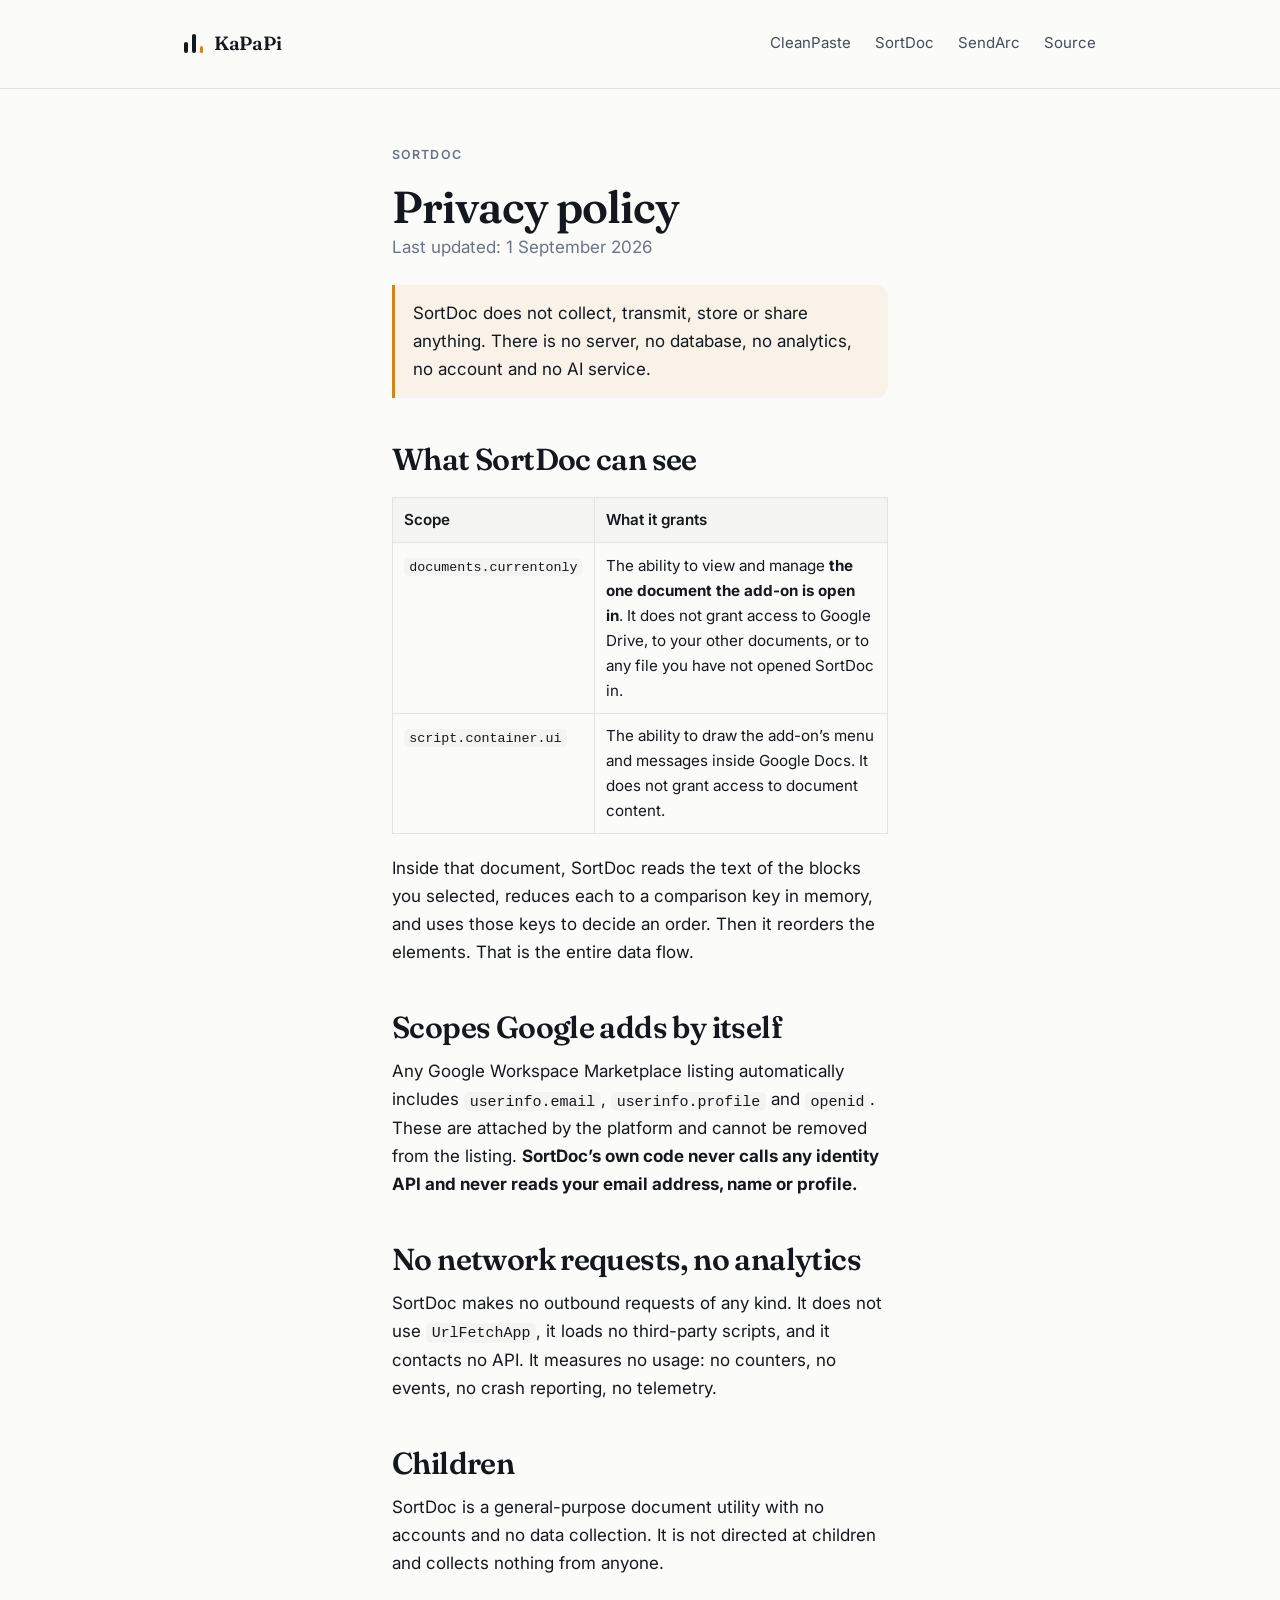
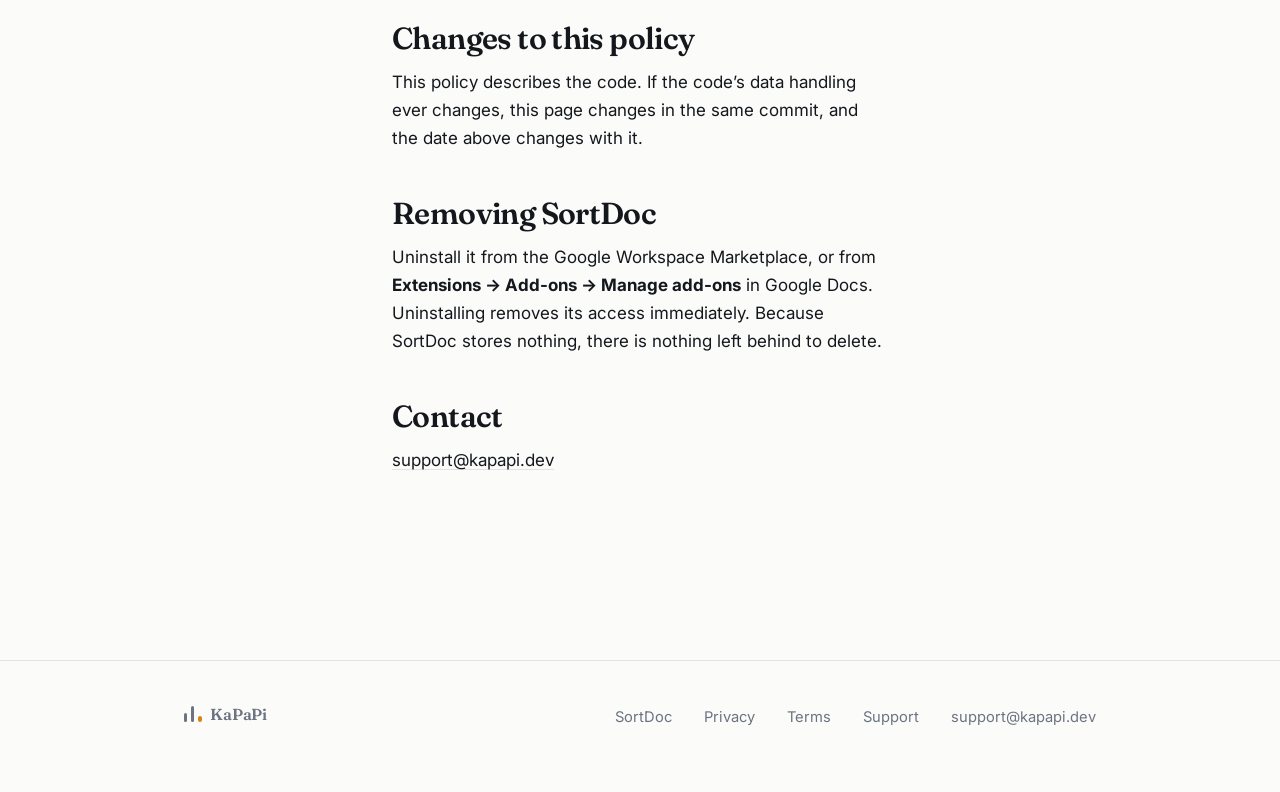
<file: sortdoc/privacy.html>
<!DOCTYPE html>
<html lang="en">
<head>
<meta charset="utf-8">
<meta name="viewport" content="width=device-width, initial-scale=1">
<title>SortDoc privacy policy | KaPaPi</title>
<meta name="description" content="SortDoc collects nothing, transmits nothing and stores nothing. It can only see the Google Doc it is open in.">
<link rel="canonical" href="https://kapapi.dev/sortdoc/privacy.html">
<link rel="icon" href="data:image/svg+xml,%3Csvg xmlns='http://www.w3.org/2000/svg' viewBox='0 0 32 32'%3E%3Crect width='32' height='32' rx='7' fill='%231f5fb8'/%3E%3Crect x='7' y='8' width='8' height='3' rx='1.5' fill='%23fff'/%3E%3Crect x='7' y='14' width='13' height='3' rx='1.5' fill='%23fff'/%3E%3Crect x='7' y='20' width='18' height='3' rx='1.5' fill='%23d98218'/%3E%3C/svg%3E">
<link rel="preconnect" href="https://fonts.googleapis.com">
<link rel="preconnect" href="https://fonts.gstatic.com" crossorigin>
<link href="https://fonts.googleapis.com/css2?family=Fraunces:opsz,wght@9..144,500;9..144,600&family=Inter:wght@400;500;600&display=swap" rel="stylesheet">
<link rel="stylesheet" href="/assets/kapapi.css">
</head>
<body>

<header class="site-head">
  <div class="wrap">
    <a class="wordmark" href="/">
      <span class="mark" aria-hidden="true"><span></span><span></span><span></span></span>
      KaPaPi
    </a>
    <nav class="site-nav">
      <a href="/cleanpaste/">CleanPaste</a>
      <a href="/sortdoc/">SortDoc</a>
      <a href="/sendarc/">SendArc</a>
      <a href="https://github.com/kapapi-dev/sortdoc">Source</a>
    </nav>
  </div>
</header>

<main>
<section style="padding-top:3.5rem">
<div class="wrap wrap-narrow prose">

  <p class="eyebrow">SortDoc</p>
  <h1 style="font-size:clamp(2rem,5vw,2.8rem)">Privacy policy</h1>
  <p style="color:var(--ink-muted)">Last updated: 1 September 2026</p>

  <div class="note">
    <p>SortDoc does not collect, transmit, store or share anything. There is no server, no
    database, no analytics, no account and no AI service.</p>
  </div>

  <h2>What SortDoc can see</h2>
  <table>
    <tr><th>Scope</th><th>What it grants</th></tr>
    <tr><td><code>documents.currentonly</code></td>
    <td>The ability to view and manage <strong>the one document the add-on is open in</strong>. It
    does not grant access to Google Drive, to your other documents, or to any file you have not
    opened SortDoc in.</td></tr>
    <tr><td><code>script.container.ui</code></td>
    <td>The ability to draw the add-on&rsquo;s menu and messages inside Google Docs. It does not
    grant access to document content.</td></tr>
  </table>
  <p>Inside that document, SortDoc reads the text of the blocks you selected, reduces each to a
  comparison key in memory, and uses those keys to decide an order. Then it reorders the elements.
  That is the entire data flow.</p>

  <h2>Scopes Google adds by itself</h2>
  <p>Any Google Workspace Marketplace listing automatically includes <code>userinfo.email</code>,
  <code>userinfo.profile</code> and <code>openid</code>. These are attached by the platform and
  cannot be removed from the listing. <strong>SortDoc&rsquo;s own code never calls any identity API
  and never reads your email address, name or profile.</strong></p>

  <h2>No network requests, no analytics</h2>
  <p>SortDoc makes no outbound requests of any kind. It does not use <code>UrlFetchApp</code>, it
  loads no third-party scripts, and it contacts no API. It measures no usage: no counters, no
  events, no crash reporting, no telemetry.</p>

  <h2>Children</h2>
  <p>SortDoc is a general-purpose document utility with no accounts and no data collection. It is
  not directed at children and collects nothing from anyone.</p>

  <h2>Changes to this policy</h2>
  <p>This policy describes the code. If the code&rsquo;s data handling ever changes, this page
  changes in the same commit, and the date above changes with it.</p>

  <h2>Removing SortDoc</h2>
  <p>Uninstall it from the Google Workspace Marketplace, or from <strong>Extensions &rarr; Add-ons
  &rarr; Manage add-ons</strong> in Google Docs. Uninstalling removes its access immediately.
  Because SortDoc stores nothing, there is nothing left behind to delete.</p>

  <h2>Contact</h2>
  <p><a href="mailto:support@kapapi.dev">support@kapapi.dev</a></p>

</div>
</section>
</main>

<footer class="site-foot">
  <div class="wrap">
    <a class="wordmark" href="/" style="font-size:1rem;text-decoration:none">
      <span class="mark" aria-hidden="true"><span></span><span></span><span></span></span>
      KaPaPi
    </a>
    <span class="spacer"></span>
    <a href="/sortdoc/">SortDoc</a>
    <a href="/sortdoc/privacy.html">Privacy</a>
    <a href="/sortdoc/terms.html">Terms</a>
    <a href="/sortdoc/support.html">Support</a>
    <a href="mailto:support@kapapi.dev">support@kapapi.dev</a>
  </div>
</footer>

</body>
</html>
</file>
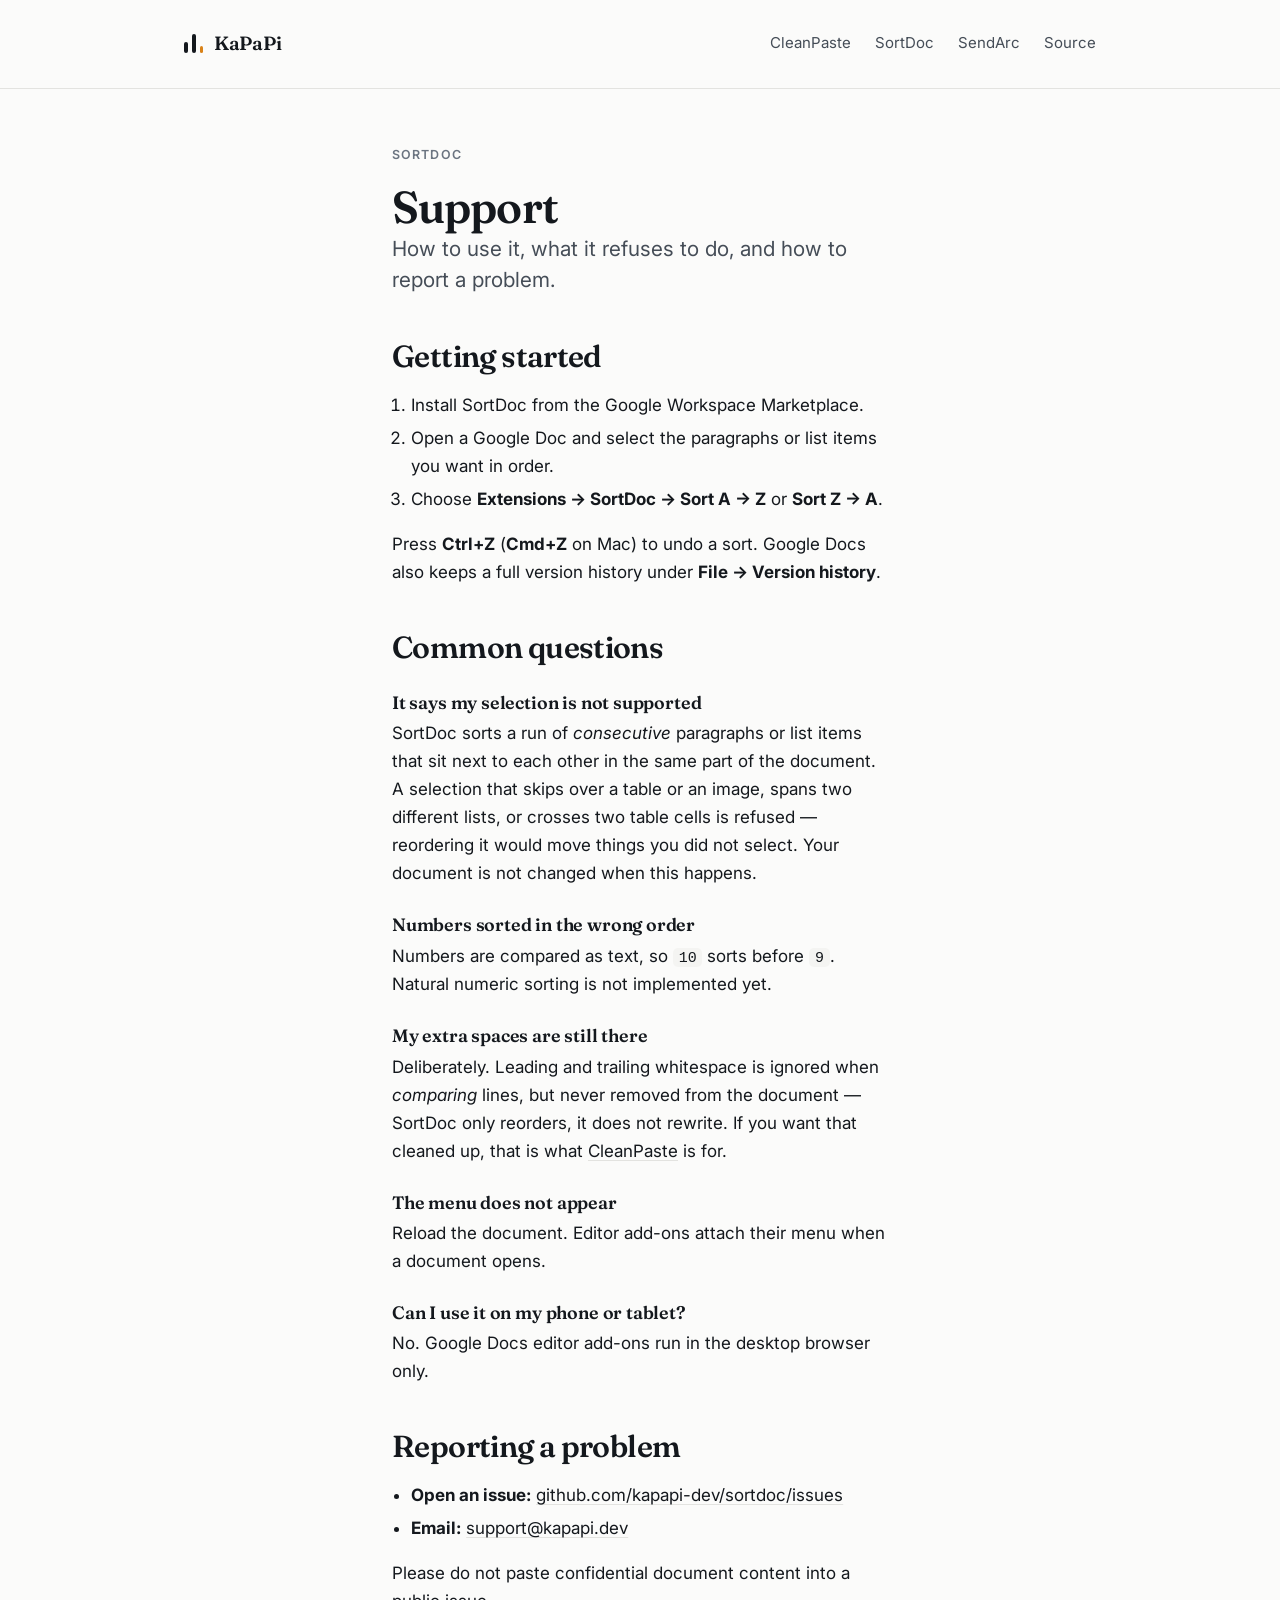
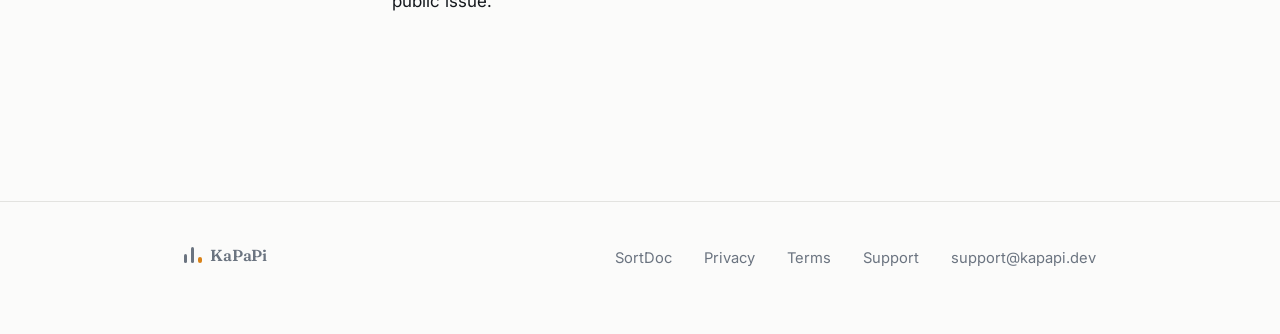
<file: sortdoc/support.html>
<!DOCTYPE html>
<html lang="en">
<head>
<meta charset="utf-8">
<meta name="viewport" content="width=device-width, initial-scale=1">
<title>SortDoc support | KaPaPi</title>
<meta name="description" content="Help for SortDoc: how to use it, what it refuses to do, and how to report a problem.">
<link rel="canonical" href="https://kapapi.dev/sortdoc/support.html">
<link rel="icon" href="data:image/svg+xml,%3Csvg xmlns='http://www.w3.org/2000/svg' viewBox='0 0 32 32'%3E%3Crect width='32' height='32' rx='7' fill='%231f5fb8'/%3E%3Crect x='7' y='8' width='8' height='3' rx='1.5' fill='%23fff'/%3E%3Crect x='7' y='14' width='13' height='3' rx='1.5' fill='%23fff'/%3E%3Crect x='7' y='20' width='18' height='3' rx='1.5' fill='%23d98218'/%3E%3C/svg%3E">
<link rel="preconnect" href="https://fonts.googleapis.com">
<link rel="preconnect" href="https://fonts.gstatic.com" crossorigin>
<link href="https://fonts.googleapis.com/css2?family=Fraunces:opsz,wght@9..144,500;9..144,600&family=Inter:wght@400;500;600&display=swap" rel="stylesheet">
<link rel="stylesheet" href="/assets/kapapi.css">
</head>
<body>

<header class="site-head">
  <div class="wrap">
    <a class="wordmark" href="/">
      <span class="mark" aria-hidden="true"><span></span><span></span><span></span></span>
      KaPaPi
    </a>
    <nav class="site-nav">
      <a href="/cleanpaste/">CleanPaste</a>
      <a href="/sortdoc/">SortDoc</a>
      <a href="/sendarc/">SendArc</a>
      <a href="https://github.com/kapapi-dev/sortdoc">Source</a>
    </nav>
  </div>
</header>

<main>
<section style="padding-top:3.5rem">
<div class="wrap wrap-narrow prose">

  <p class="eyebrow">SortDoc</p>
  <h1 style="font-size:clamp(2rem,5vw,2.8rem)">Support</h1>
  <p class="lead">How to use it, what it refuses to do, and how to report a problem.</p>

  <h2>Getting started</h2>
  <ol>
    <li>Install SortDoc from the Google Workspace Marketplace.</li>
    <li>Open a Google Doc and select the paragraphs or list items you want in order.</li>
    <li>Choose <strong>Extensions &rarr; SortDoc &rarr; Sort A &rarr; Z</strong> or
        <strong>Sort Z &rarr; A</strong>.</li>
  </ol>
  <p>Press <strong>Ctrl+Z</strong> (<strong>Cmd+Z</strong> on Mac) to undo a sort. Google Docs also
  keeps a full version history under <strong>File &rarr; Version history</strong>.</p>

  <h2>Common questions</h2>

  <h3>It says my selection is not supported</h3>
  <p>SortDoc sorts a run of <em>consecutive</em> paragraphs or list items that sit next to each
  other in the same part of the document. A selection that skips over a table or an image, spans two
  different lists, or crosses two table cells is refused &mdash; reordering it would move things you
  did not select. Your document is not changed when this happens.</p>

  <h3>Numbers sorted in the wrong order</h3>
  <p>Numbers are compared as text, so <code>10</code> sorts before <code>9</code>. Natural numeric
  sorting is not implemented yet.</p>

  <h3>My extra spaces are still there</h3>
  <p>Deliberately. Leading and trailing whitespace is ignored when <em>comparing</em> lines, but
  never removed from the document &mdash; SortDoc only reorders, it does not rewrite. If you want
  that cleaned up, that is what <a href="/cleanpaste/">CleanPaste</a> is for.</p>

  <h3>The menu does not appear</h3>
  <p>Reload the document. Editor add-ons attach their menu when a document opens.</p>

  <h3>Can I use it on my phone or tablet?</h3>
  <p>No. Google Docs editor add-ons run in the desktop browser only.</p>

  <h2>Reporting a problem</h2>
  <ul>
    <li><strong>Open an issue:</strong>
        <a href="https://github.com/kapapi-dev/sortdoc/issues">github.com/kapapi-dev/sortdoc/issues</a></li>
    <li><strong>Email:</strong> <a href="mailto:support@kapapi.dev">support@kapapi.dev</a></li>
  </ul>
  <p>Please do not paste confidential document content into a public issue.</p>

</div>
</section>
</main>

<footer class="site-foot">
  <div class="wrap">
    <a class="wordmark" href="/" style="font-size:1rem;text-decoration:none">
      <span class="mark" aria-hidden="true"><span></span><span></span><span></span></span>
      KaPaPi
    </a>
    <span class="spacer"></span>
    <a href="/sortdoc/">SortDoc</a>
    <a href="/sortdoc/privacy.html">Privacy</a>
    <a href="/sortdoc/terms.html">Terms</a>
    <a href="/sortdoc/support.html">Support</a>
    <a href="mailto:support@kapapi.dev">support@kapapi.dev</a>
  </div>
</footer>

</body>
</html>
</file>
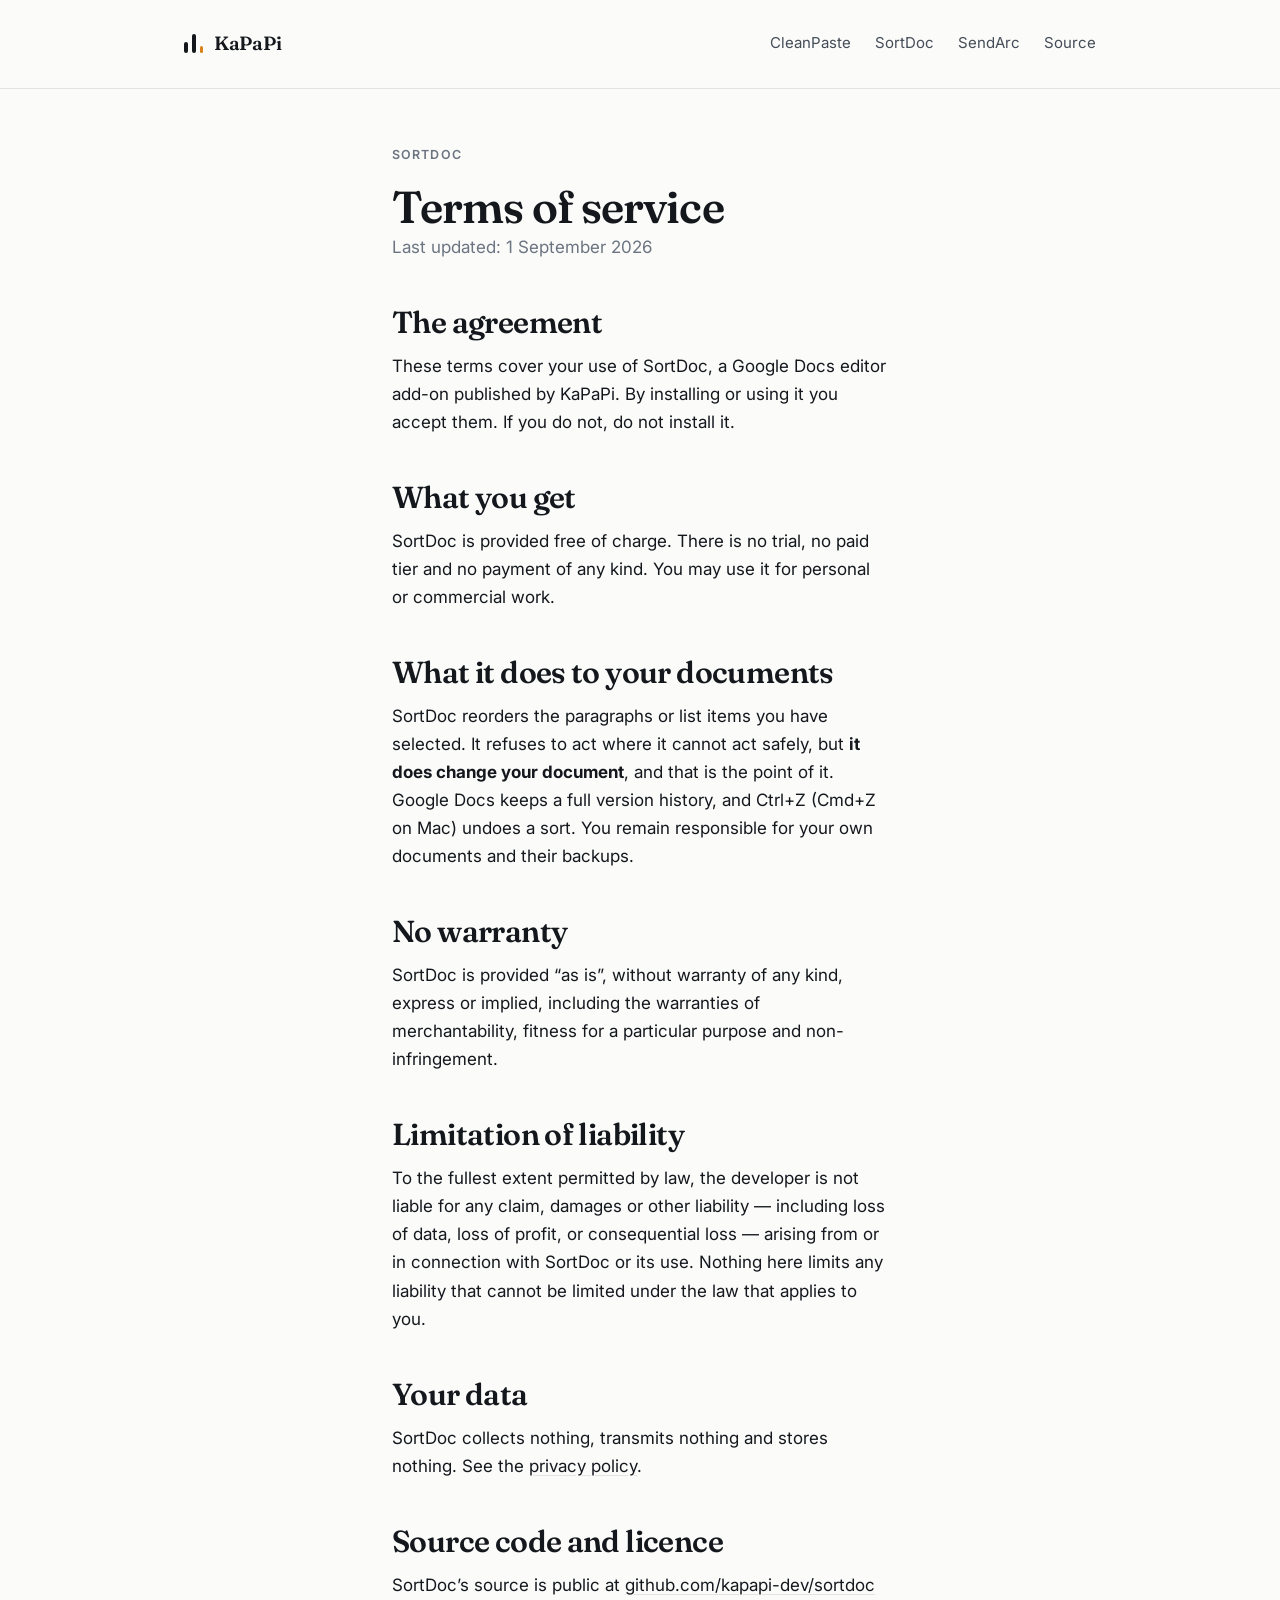
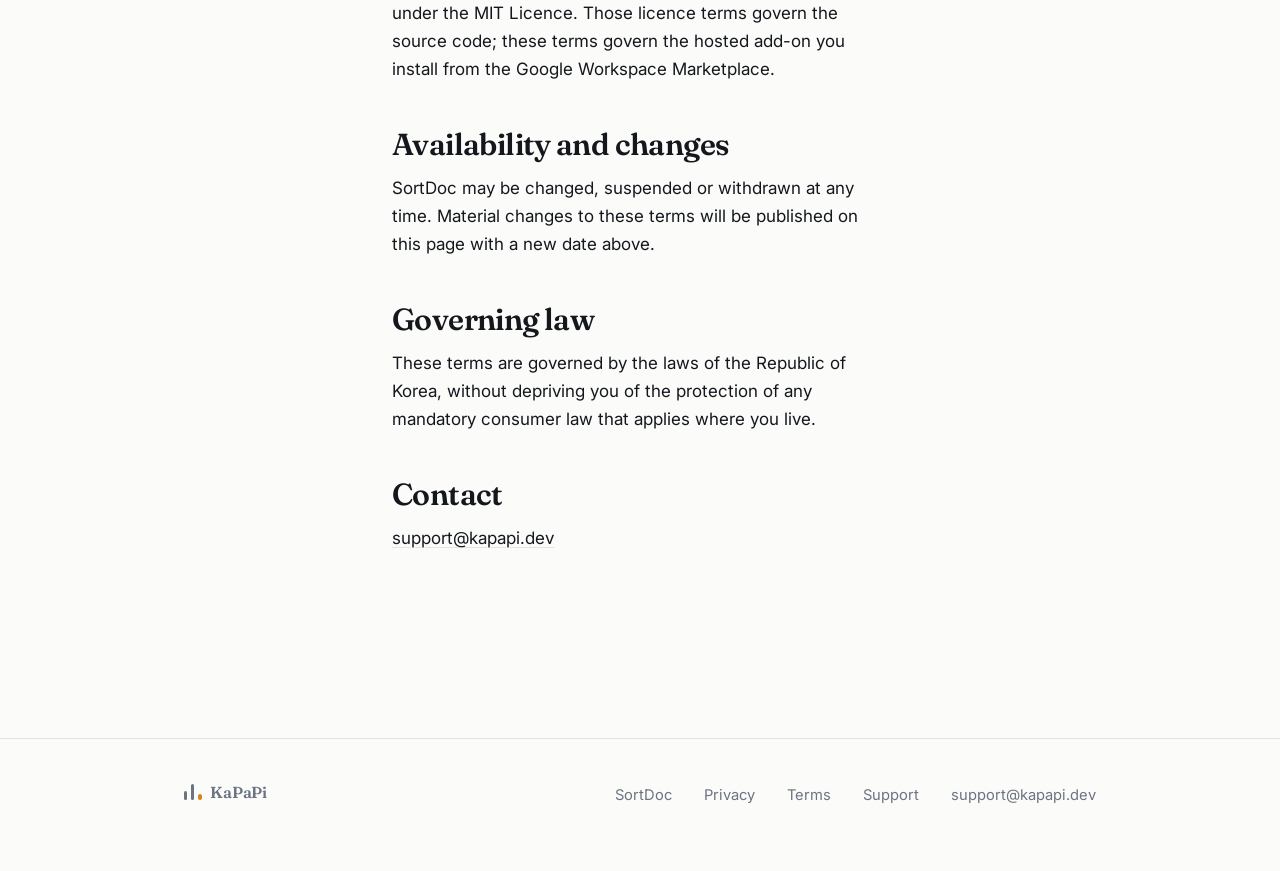
<file: sortdoc/terms.html>
<!DOCTYPE html>
<html lang="en">
<head>
<meta charset="utf-8">
<meta name="viewport" content="width=device-width, initial-scale=1">
<title>SortDoc terms of service | KaPaPi</title>
<meta name="description" content="Terms of service for SortDoc, a free Google Docs add-on that sorts selected paragraphs.">
<link rel="canonical" href="https://kapapi.dev/sortdoc/terms.html">
<link rel="icon" href="data:image/svg+xml,%3Csvg xmlns='http://www.w3.org/2000/svg' viewBox='0 0 32 32'%3E%3Crect width='32' height='32' rx='7' fill='%231f5fb8'/%3E%3Crect x='7' y='8' width='8' height='3' rx='1.5' fill='%23fff'/%3E%3Crect x='7' y='14' width='13' height='3' rx='1.5' fill='%23fff'/%3E%3Crect x='7' y='20' width='18' height='3' rx='1.5' fill='%23d98218'/%3E%3C/svg%3E">
<link rel="preconnect" href="https://fonts.googleapis.com">
<link rel="preconnect" href="https://fonts.gstatic.com" crossorigin>
<link href="https://fonts.googleapis.com/css2?family=Fraunces:opsz,wght@9..144,500;9..144,600&family=Inter:wght@400;500;600&display=swap" rel="stylesheet">
<link rel="stylesheet" href="/assets/kapapi.css">
</head>
<body>

<header class="site-head">
  <div class="wrap">
    <a class="wordmark" href="/">
      <span class="mark" aria-hidden="true"><span></span><span></span><span></span></span>
      KaPaPi
    </a>
    <nav class="site-nav">
      <a href="/cleanpaste/">CleanPaste</a>
      <a href="/sortdoc/">SortDoc</a>
      <a href="/sendarc/">SendArc</a>
      <a href="https://github.com/kapapi-dev/sortdoc">Source</a>
    </nav>
  </div>
</header>

<main>
<section style="padding-top:3.5rem">
<div class="wrap wrap-narrow prose">

  <p class="eyebrow">SortDoc</p>
  <h1 style="font-size:clamp(2rem,5vw,2.8rem)">Terms of service</h1>
  <p style="color:var(--ink-muted)">Last updated: 1 September 2026</p>

  <h2>The agreement</h2>
  <p>These terms cover your use of SortDoc, a Google Docs editor add-on published by KaPaPi. By
  installing or using it you accept them. If you do not, do not install it.</p>

  <h2>What you get</h2>
  <p>SortDoc is provided free of charge. There is no trial, no paid tier and no payment of any kind.
  You may use it for personal or commercial work.</p>

  <h2>What it does to your documents</h2>
  <p>SortDoc reorders the paragraphs or list items you have selected. It refuses to act where it
  cannot act safely, but <strong>it does change your document</strong>, and that is the point of it.
  Google Docs keeps a full version history, and Ctrl+Z (Cmd+Z on Mac) undoes a sort. You remain
  responsible for your own documents and their backups.</p>

  <h2>No warranty</h2>
  <p>SortDoc is provided &ldquo;as is&rdquo;, without warranty of any kind, express or implied,
  including the warranties of merchantability, fitness for a particular purpose and
  non-infringement.</p>

  <h2>Limitation of liability</h2>
  <p>To the fullest extent permitted by law, the developer is not liable for any claim, damages or
  other liability &mdash; including loss of data, loss of profit, or consequential loss &mdash;
  arising from or in connection with SortDoc or its use. Nothing here limits any liability that
  cannot be limited under the law that applies to you.</p>

  <h2>Your data</h2>
  <p>SortDoc collects nothing, transmits nothing and stores nothing. See the
  <a href="/sortdoc/privacy.html">privacy policy</a>.</p>

  <h2>Source code and licence</h2>
  <p>SortDoc&rsquo;s source is public at
  <a href="https://github.com/kapapi-dev/sortdoc">github.com/kapapi-dev/sortdoc</a> under the MIT
  Licence. Those licence terms govern the source code; these terms govern the hosted add-on you
  install from the Google Workspace Marketplace.</p>

  <h2>Availability and changes</h2>
  <p>SortDoc may be changed, suspended or withdrawn at any time. Material changes to these terms
  will be published on this page with a new date above.</p>

  <h2>Governing law</h2>
  <p>These terms are governed by the laws of the Republic of Korea, without depriving you of the
  protection of any mandatory consumer law that applies where you live.</p>

  <h2>Contact</h2>
  <p><a href="mailto:support@kapapi.dev">support@kapapi.dev</a></p>

</div>
</section>
</main>

<footer class="site-foot">
  <div class="wrap">
    <a class="wordmark" href="/" style="font-size:1rem;text-decoration:none">
      <span class="mark" aria-hidden="true"><span></span><span></span><span></span></span>
      KaPaPi
    </a>
    <span class="spacer"></span>
    <a href="/sortdoc/">SortDoc</a>
    <a href="/sortdoc/privacy.html">Privacy</a>
    <a href="/sortdoc/terms.html">Terms</a>
    <a href="/sortdoc/support.html">Support</a>
    <a href="mailto:support@kapapi.dev">support@kapapi.dev</a>
  </div>
</footer>

</body>
</html>
</file>
<file: assets/kapapi.css>
/* ------------------------------------------------------------------ *
 * KaPaPi — shared design system
 *
 * One stylesheet for the brand page and every product page under it, so
 * the products read as a family rather than as four separate sites.
 * Each product keeps one accent colour of its own; everything else is shared.
 * ------------------------------------------------------------------ */

:root {
  color-scheme: light dark;

  /* Ink and paper. Warm off-white, cool near-black — never pure #000/#fff. */
  --ink:        #14181d;
  --ink-soft:   #454d57;
  --ink-muted:  #6b7480;
  --paper:      #fbfbfa;
  --paper-sunk: #f4f4f2;
  --line:       #e3e3e0;

  /* Brand accent: the amber from the product marks. Warm, human, used sparingly. */
  --accent:     #d98218;
  --accent-ink: #8a5210;

  /* Product accents */
  --cleanpaste: #0f7b8a;
  --sortdoc:    #1f5fb8;
  --sendarc:    #0b63f6;

  --radius: 12px;
  --measure: 34rem;

  --font-display: "Fraunces", "Iowan Old Style", Georgia, serif;
  --font-body: "Inter", -apple-system, BlinkMacSystemFont, "Segoe UI", Roboto, Arial, sans-serif;
  --font-mono: ui-monospace, SFMono-Regular, "SF Mono", Menlo, Consolas, monospace;
}

@media (prefers-color-scheme: dark) {
  :root {
    --ink:        #eceae6;
    --ink-soft:   #b3b0aa;
    --ink-muted:  #8a877f;
    --paper:      #101216;
    --paper-sunk: #171a1f;
    --line:       #282b31;
    --accent:     #e9a44a;
    --accent-ink: #f0bd77;
    --cleanpaste: #4fc3d1;
    --sortdoc:    #7aa9f0;
    --sendarc:    #76a8ff;
  }
}

* { box-sizing: border-box; }

html { -webkit-text-size-adjust: 100%; }

body {
  margin: 0;
  font-family: var(--font-body);
  font-size: 17px;
  line-height: 1.65;
  color: var(--ink);
  background: var(--paper);
  -webkit-font-smoothing: antialiased;
  text-rendering: optimizeLegibility;
}

.wrap {
  width: 100%;
  max-width: 60rem;
  margin: 0 auto;
  padding: 0 1.5rem;
}

.wrap-narrow { max-width: 42rem; }

a { color: inherit; text-decoration-color: var(--line); text-underline-offset: 3px; }
a:hover { text-decoration-color: currentColor; }
a:focus-visible { outline: 3px solid var(--accent); outline-offset: 4px; border-radius: 3px; }

/* ---------------- the mark ---------------- */

/* Three bars for the three syllables — ka pa pi. Scales to a favicon. */
.mark { display: inline-flex; align-items: flex-end; gap: 4px; height: 1em; }
.mark span {
  display: block;
  width: 0.2em;
  border-radius: 999px;
  background: currentColor;
}
.mark span:nth-child(1) { height: 0.58em; }
.mark span:nth-child(2) { height: 1em; }
.mark span:nth-child(3) { height: 0.38em; background: var(--accent); }

.wordmark {
  display: inline-flex;
  align-items: center;
  gap: 0.55em;
  font-family: var(--font-display);
  font-weight: 600;
  font-variation-settings: "SOFT" 20, "WONK" 1;
  letter-spacing: -0.015em;
  text-decoration: none;
}

/* ---------------- site chrome ---------------- */

.site-head {
  padding: 1.75rem 0;
  border-bottom: 1px solid var(--line);
}
.site-head .wrap { display: flex; align-items: center; justify-content: space-between; gap: 1rem; }
.site-head .wordmark { font-size: 1.2rem; }
.site-nav { display: flex; gap: 1.5rem; font-size: 0.94rem; color: var(--ink-soft); }
.site-nav a { text-decoration: none; }
.site-nav a:hover { color: var(--ink); }

@media (max-width: 42rem) {
  .site-head { padding: 1.25rem 0; }
  .site-head .wrap { align-items: flex-start; flex-direction: column; }
  .site-nav { width: 100%; flex-wrap: wrap; gap: 0.65rem 1.1rem; font-size: 0.88rem; }
}

.site-foot {
  margin-top: 6rem;
  padding: 2.5rem 0 4rem;
  border-top: 1px solid var(--line);
  font-size: 0.92rem;
  color: var(--ink-muted);
}
.site-foot .wrap { display: flex; flex-wrap: wrap; gap: 1.25rem 2rem; align-items: baseline; }
.site-foot a { text-decoration: none; }
.site-foot a:hover { text-decoration: underline; }
.site-foot .spacer { flex: 1; }

/* ---------------- type ---------------- */

h1, h2, h3 {
  font-family: var(--font-display);
  font-weight: 600;
  font-variation-settings: "SOFT" 20, "WONK" 1;
  letter-spacing: -0.02em;
  line-height: 1.15;
  margin: 0;
}

h1 { font-size: clamp(2.4rem, 6vw, 3.6rem); }
h2 { font-size: clamp(1.5rem, 3.2vw, 1.9rem); margin-bottom: 0.75rem; }
h3 { font-size: 1.12rem; letter-spacing: -0.01em; }

p { margin: 0 0 1.1rem; }
p.lead {
  font-size: clamp(1.1rem, 2.2vw, 1.3rem);
  line-height: 1.5;
  color: var(--ink-soft);
  max-width: 34rem;
}

.eyebrow {
  font-family: var(--font-body);
  font-size: 0.78rem;
  font-weight: 600;
  letter-spacing: 0.09em;
  text-transform: uppercase;
  color: var(--ink-muted);
  margin: 0 0 1rem;
}

section { padding: 4.5rem 0; }
section + section { border-top: 1px solid var(--line); }

.hero { padding: clamp(4rem, 12vw, 8rem) 0 clamp(3.5rem, 8vw, 6rem); }

code {
  font-family: var(--font-mono);
  font-size: 0.88em;
  background: var(--paper-sunk);
  padding: 0.12em 0.38em;
  border-radius: 5px;
}

/* ---------------- product cards ---------------- */

.products { display: grid; gap: 1.25rem; grid-template-columns: repeat(auto-fit, minmax(16rem, 1fr)); }

.product {
  --tint: var(--accent);
  display: flex;
  flex-direction: column;
  padding: 1.75rem;
  border: 1px solid var(--line);
  border-radius: var(--radius);
  background: var(--paper);
  text-decoration: none;
  transition: border-color .15s ease, transform .15s ease;
}
.product:hover { border-color: var(--tint); transform: translateY(-2px); }
.product.cleanpaste { --tint: var(--cleanpaste); }
.product.sortdoc { --tint: var(--sortdoc); }
.product.sendarc { --tint: var(--sendarc); }

.product .icon {
  width: 40px; height: 40px; border-radius: 10px;
  background: var(--tint);
  display: grid; place-items: center;
  margin-bottom: 1.1rem;
}
.product .icon i {
  display: block; background: #fff; border-radius: 2px; height: 3px;
}
.product .icon .bars { display: grid; gap: 3px; width: 20px; }
.product .icon .arc-mark { position: relative; width: 24px; height: 20px; }
.product .icon .arc-mark i {
  position: absolute;
  display: block;
  height: 10px;
  border: 3px solid #fff;
  border-bottom: 0;
  border-radius: 999px 999px 0 0;
  background: transparent;
  transform: rotate(-12deg);
}
.product .icon .arc-mark i:first-child { inset: 5px 0 auto 0; }
.product .icon .arc-mark i:last-child { inset: 0 4px auto 4px; opacity: 0.72; }

.product h3 { margin-bottom: 0.35rem; }
.product .what { color: var(--ink-soft); font-size: 0.97rem; margin: 0 0 1.1rem; flex: 1; }
.product .go { font-size: 0.9rem; font-weight: 600; color: var(--tint); }
.product .tag {
  display: inline-block; font-size: 0.72rem; font-weight: 600; letter-spacing: 0.05em;
  text-transform: uppercase; color: var(--ink-muted);
  border: 1px solid var(--line); border-radius: 999px; padding: 0.1rem 0.5rem;
  margin-left: 0.5rem; vertical-align: 0.15em;
}

.button-link {
  display: inline-flex;
  align-items: center;
  min-height: 44px;
  padding: 0.65rem 1rem;
  border-radius: 9px;
  color: #fff;
  background: var(--sendarc);
  font-size: 0.94rem;
  font-weight: 600;
  text-decoration: none;
}
.button-link:hover { filter: brightness(0.92); }

/* ---------------- principles ---------------- */

.principles { display: grid; gap: 2rem 2.5rem; grid-template-columns: repeat(auto-fit, minmax(15rem, 1fr)); }
.principle h3 { margin-bottom: 0.4rem; }
.principle p { color: var(--ink-soft); font-size: 0.97rem; margin: 0; }
.principle .n {
  font-family: var(--font-mono); font-size: 0.78rem; color: var(--accent-ink);
  display: block; margin-bottom: 0.6rem;
}

/* ---------------- prose pages (privacy, terms, support) ---------------- */

.prose { max-width: var(--measure); }
.prose h2 { margin-top: 2.75rem; }
.prose h3 { margin-top: 1.75rem; margin-bottom: 0.35rem; }
.prose ul, .prose ol { padding-left: 1.2rem; }
.prose li { margin: 0.3rem 0; }
.prose table { border-collapse: collapse; width: 100%; margin: 1.25rem 0; font-size: 0.95rem; }
.prose th, .prose td { border: 1px solid var(--line); padding: 0.6rem 0.7rem; text-align: left; vertical-align: top; }
.prose th { font-weight: 600; background: var(--paper-sunk); }

.note {
  border-left: 3px solid var(--accent);
  background: color-mix(in srgb, var(--accent) 7%, transparent);
  padding: 0.9rem 1.1rem;
  border-radius: 0 var(--radius) var(--radius) 0;
  margin: 1.5rem 0;
}
.note p:last-child { margin-bottom: 0; }

/* ---------------- demo block ---------------- */

.demo { display: grid; gap: 0.9rem; grid-template-columns: 1fr auto 1fr; align-items: center; margin: 1.75rem 0; }
.demo pre {
  margin: 0; padding: 1rem 1.1rem;
  border: 1px solid var(--line); border-radius: var(--radius);
  background: var(--paper-sunk);
  font-family: var(--font-mono); font-size: 0.82rem; line-height: 1.7;
  overflow-x: auto; white-space: pre-wrap;
}
.demo .arrow { color: var(--ink-muted); font-size: 1.1rem; }
@media (max-width: 34rem) {
  .demo { grid-template-columns: 1fr; }
  .demo .arrow { transform: rotate(90deg); justify-self: center; }
}

@media (prefers-reduced-motion: reduce) {
  * { transition: none !important; }
}
</file>
